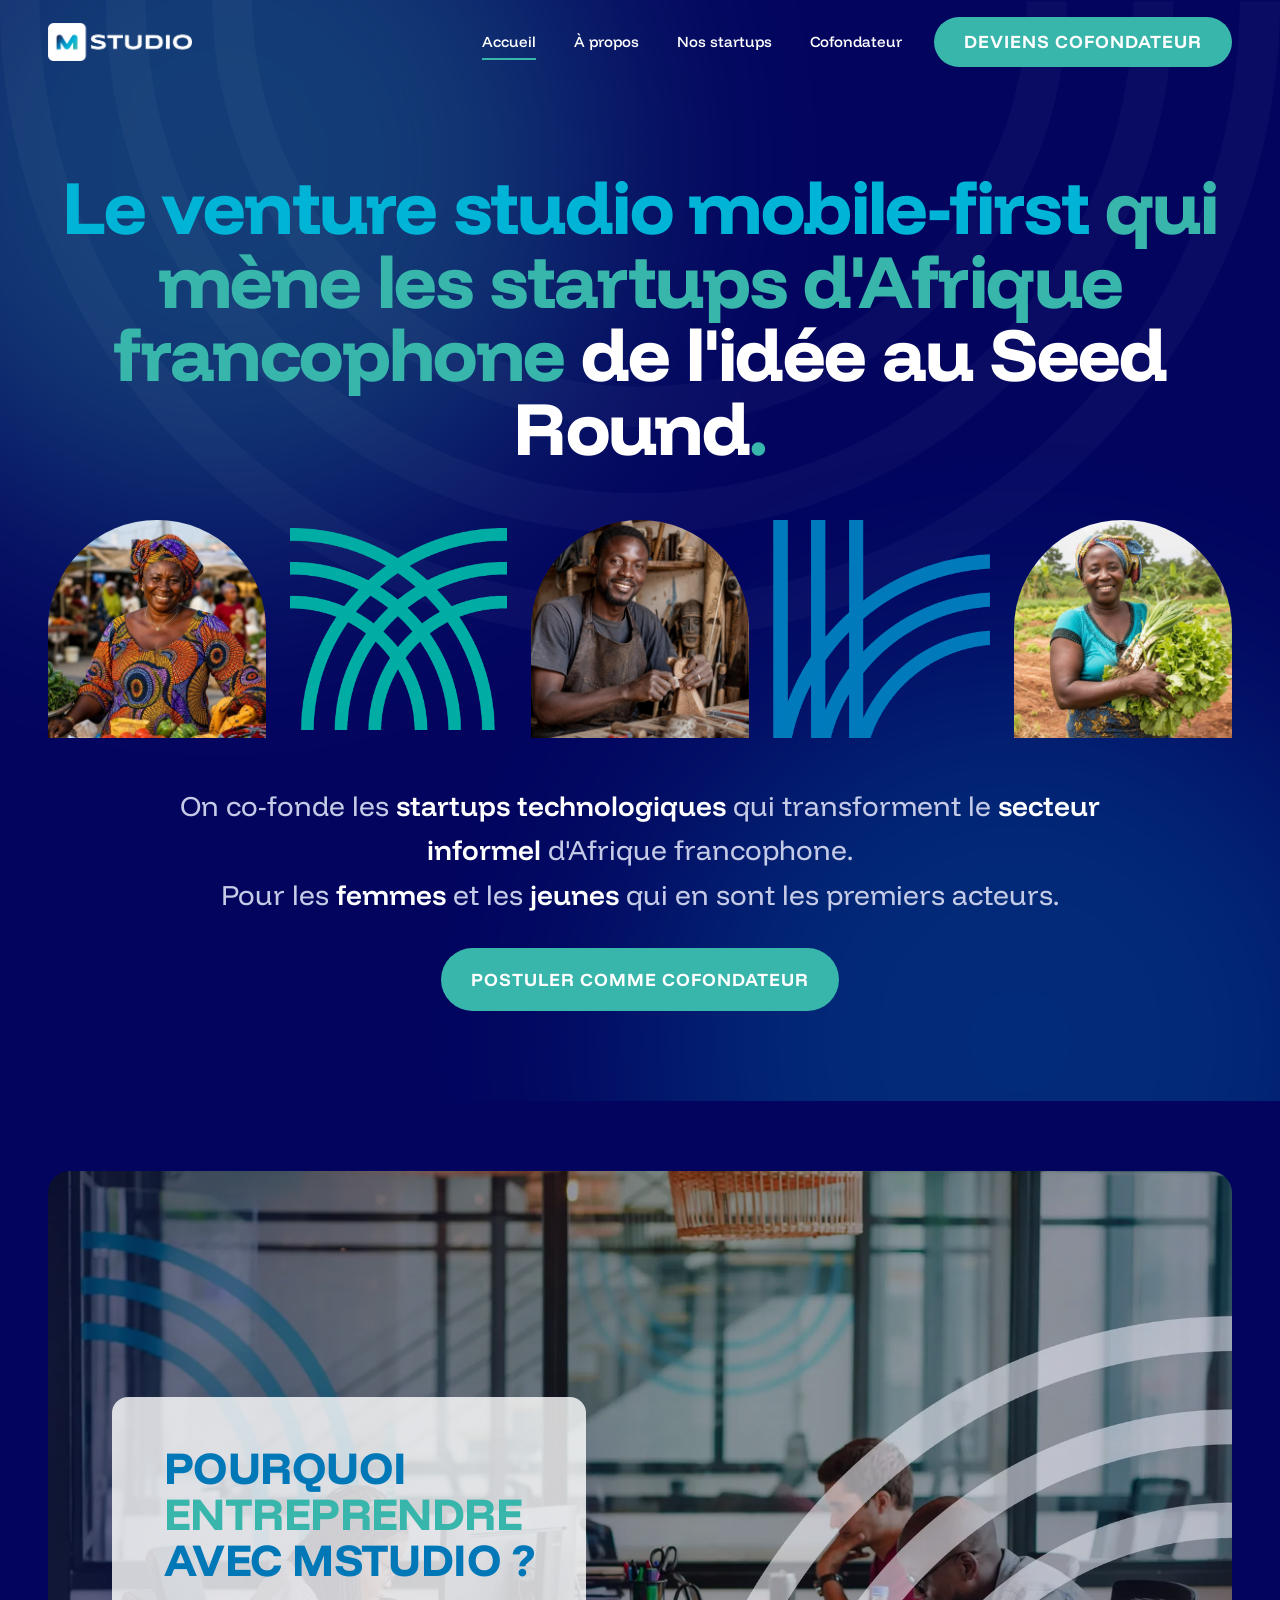
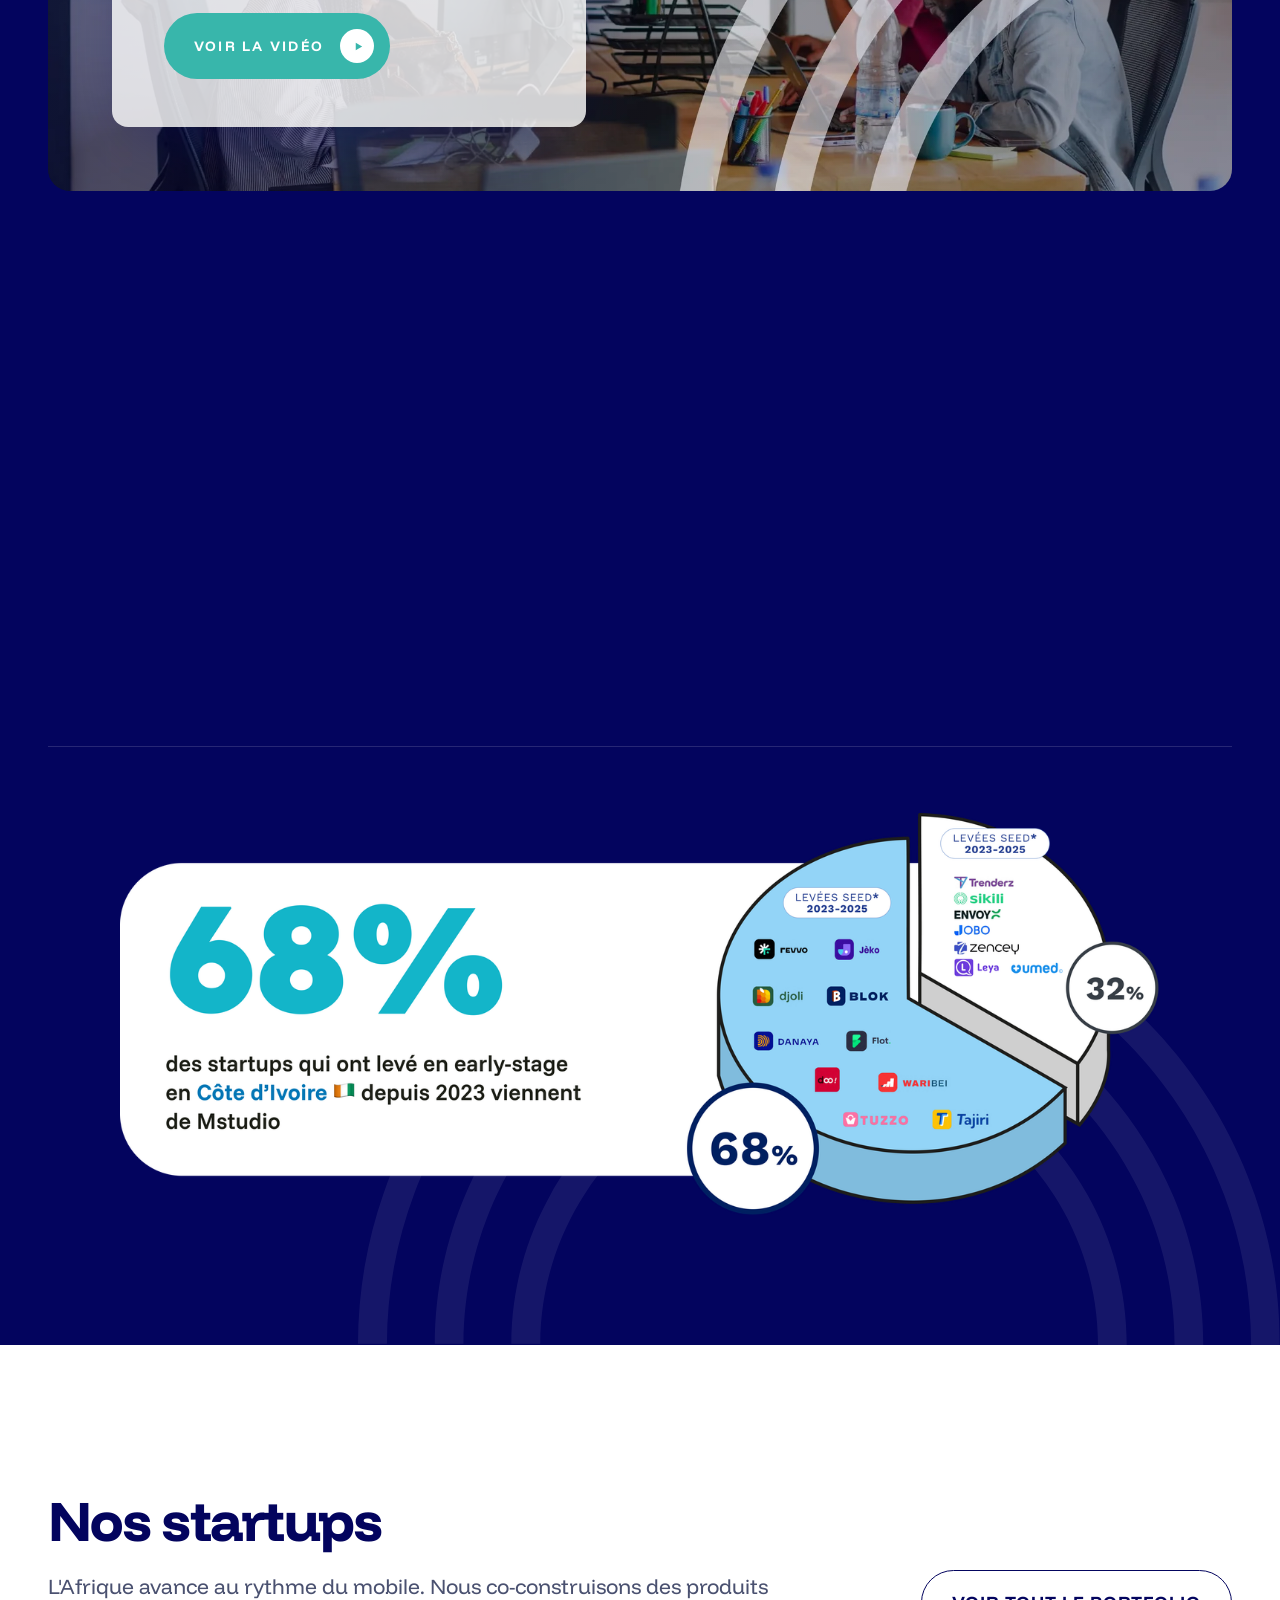
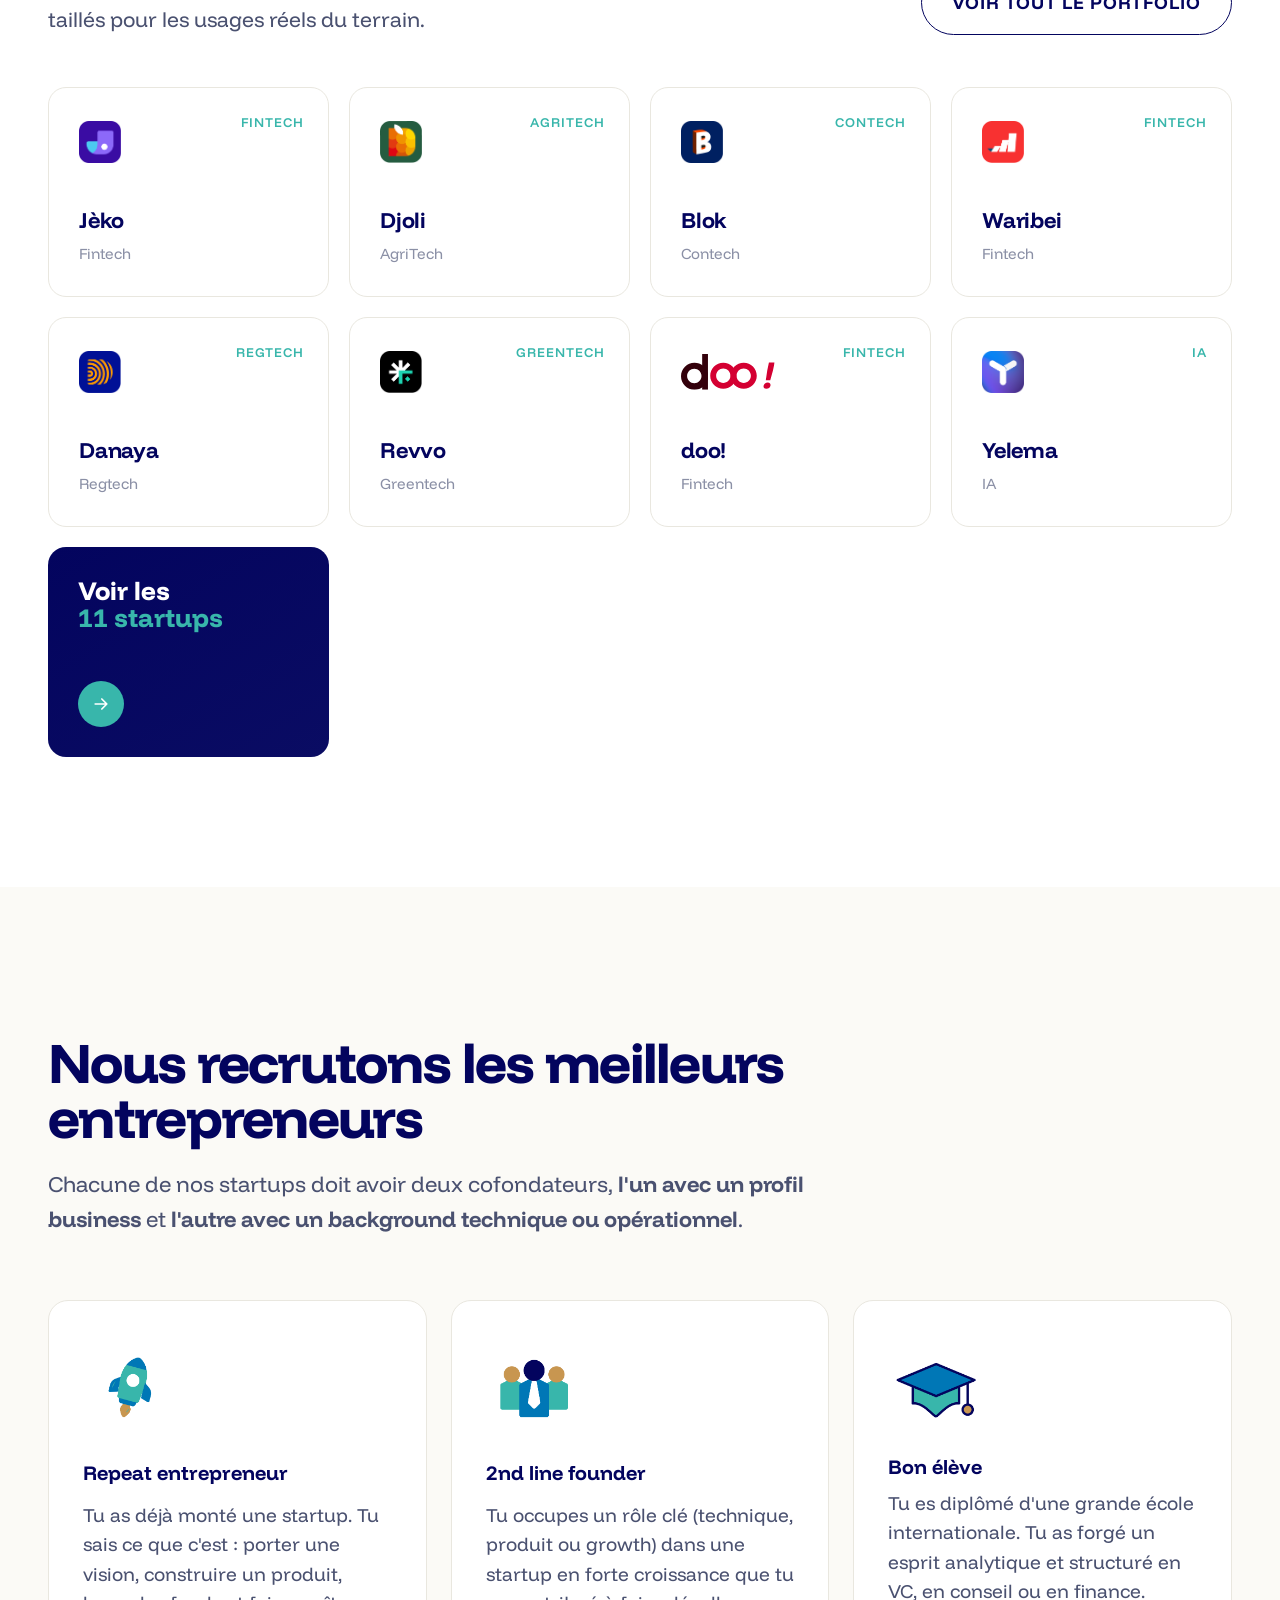
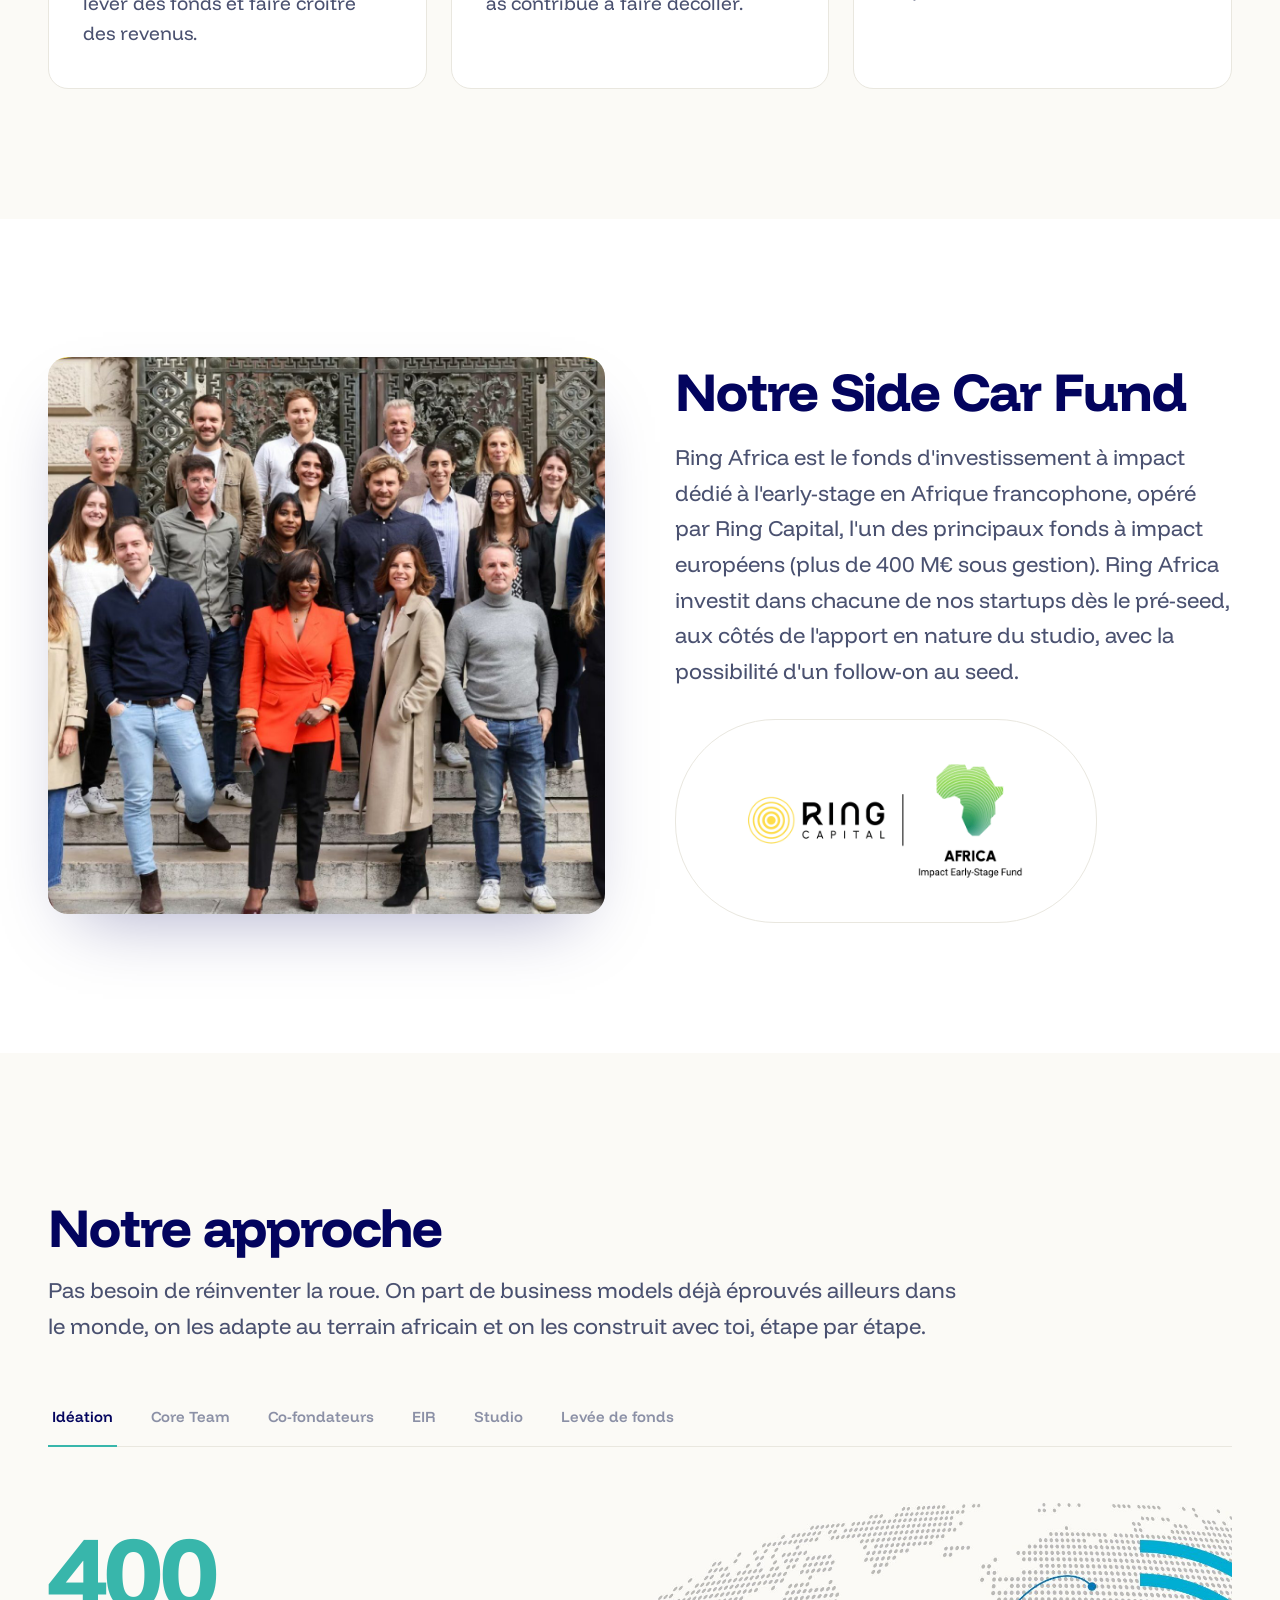
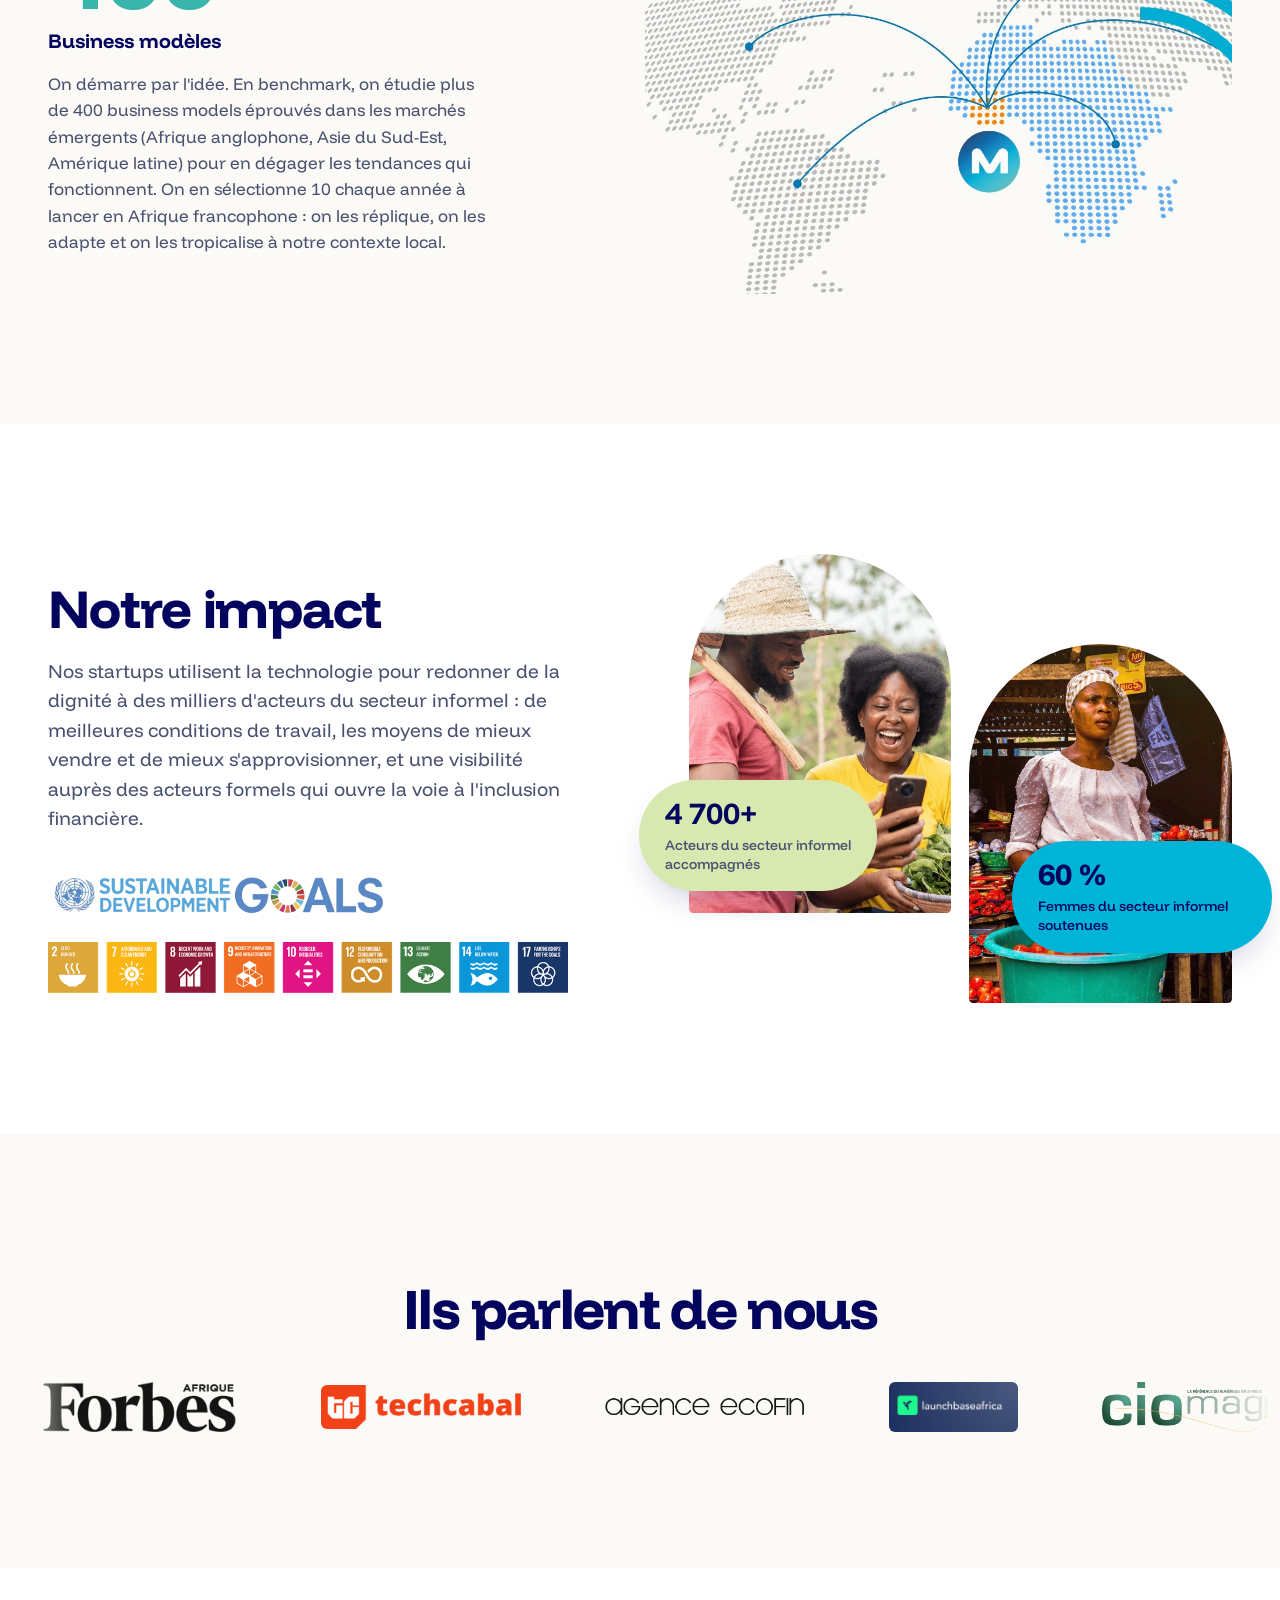
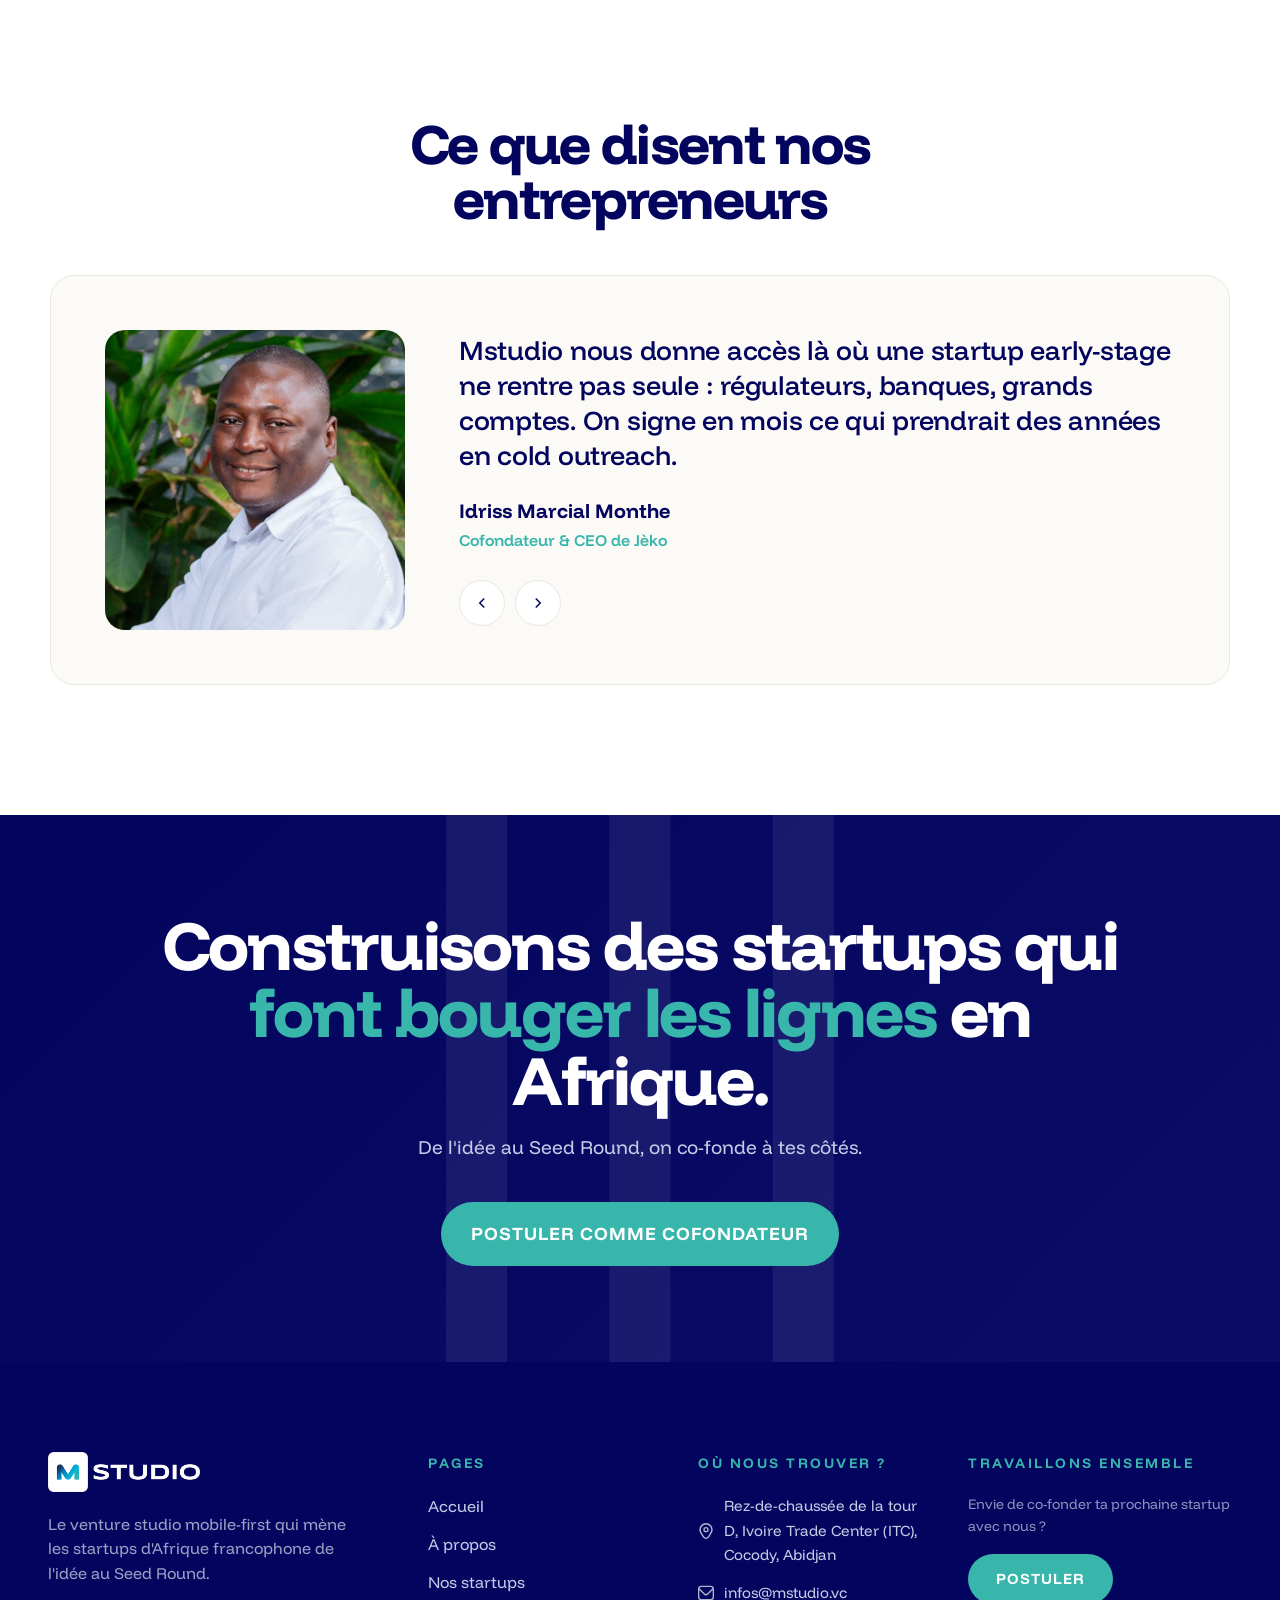
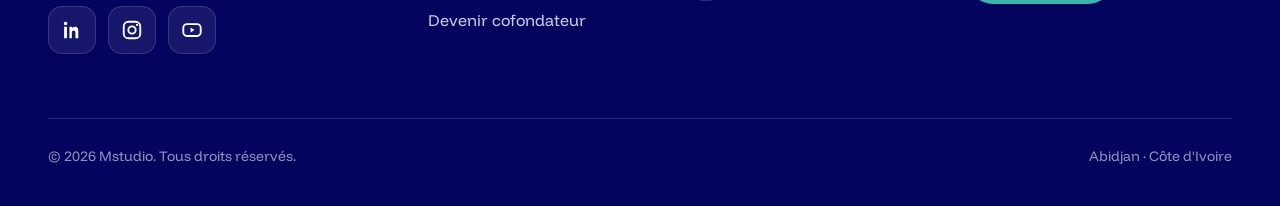
<file: index.html>
<!doctype html>
<html lang="fr">
<head>
<meta charset="utf-8">
<title>Mstudio · Venture studio mobile-first d'Afrique francophone</title>
<meta name="viewport" content="width=device-width, initial-scale=1">
<link rel="stylesheet" href="v2.css?v=50">
<link rel="icon" type="image/png" sizes="32x32" href="assets/favicon-32.png">
<link rel="icon" type="image/png" sizes="256x256" href="assets/favicon.png">
<link rel="apple-touch-icon" href="assets/apple-touch-icon.png">
<!-- SEO -->
<meta name="description" content="Mstudio est le venture studio mobile-first d'Afrique francophone. Nous co-fondons des startups depuis Abidjan, de l'idée au Seed Round.">
<meta name="robots" content="index,follow">
<meta name="theme-color" content="#03045E">
<link rel="canonical" href="https://www.mstudio.vc/">
<meta property="og:type" content="website">
<meta property="og:site_name" content="Mstudio">
<meta property="og:locale" content="fr_FR">
<meta property="og:title" content="Mstudio · Venture studio mobile-first d'Afrique francophone">
<meta property="og:description" content="Mstudio est le venture studio mobile-first d'Afrique francophone. Nous co-fondons des startups depuis Abidjan, de l'idée au Seed Round.">
<meta property="og:url" content="https://www.mstudio.vc/">
<meta property="og:image" content="https://www.mstudio.vc/assets/og-cover.png">
<meta property="og:image:width" content="1200">
<meta property="og:image:height" content="630">
<meta name="twitter:card" content="summary_large_image">
<meta name="twitter:title" content="Mstudio · Venture studio mobile-first d'Afrique francophone">
<meta name="twitter:description" content="Mstudio est le venture studio mobile-first d'Afrique francophone. Nous co-fondons des startups depuis Abidjan, de l'idée au Seed Round.">
<meta name="twitter:image" content="https://www.mstudio.vc/assets/og-cover.png">
<!-- /SEO -->
</head>
<body>

<!-- ===== NAV ===== -->
<header class="nav" id="nav">
  <div class="wrap nav-in">
    <a class="nav-logo" href="index.html"><img class="logo-white" src="assets/logo-white.png" alt="Mstudio"><img class="logo-color" src="assets/logo-color.png" alt="Mstudio"></a>
    <nav class="nav-menu" id="navMenu">
      <a href="index.html" class="active">Accueil</a>
      <a href="a-propos.html">À propos</a>
      <a href="startups.html">Nos startups</a>
      <a href="cofondateur.html">Cofondateur</a>
      <a href="https://mstudio.recruitee.com" target="_blank" rel="noopener" class="m-only btn btn-accent" style="justify-content:center;">Deviens cofondateur</a>
    </nav>
    <div class="nav-right">
      <a href="https://mstudio.recruitee.com" target="_blank" rel="noopener" class="btn btn-cofounder" style="font-size: 18px; padding: 17px 30px; height: 50px; letter-spacing: 1px">Deviens cofondateur</a>
      <button class="nav-burger" id="navBurger" aria-label="Menu"><span></span><span></span><span></span></button>
    </div>
  </div>
</header>

<!-- ===== HERO ===== -->
<section class="hero">
  <div class="hero-glow g1"></div>
  <div class="hero-glow g2"></div>
  <img class="hero-arcs" src="assets/hero-pattern.svg" alt="">
  <div class="wrap">
    <h1 class="hero-h1 disp reveal" style="letter-spacing: -1.6px; line-height: 0.98; text-align: center; padding: 0px; margin: 0px; font-size: 75px">
      <span class="grad" style="color:#00B4D8;-webkit-text-fill-color:#00B4D8;background:none;">Le venture studio mobile-first</span> <span style="color:#38B6AB;">qui mène les startups d'Afrique francophone</span> <span class="lite">de l'idée au Seed Round</span><span class="dot">.</span>
    </h1>
    <div class="hero-strip reveal d1">
      <div class="htile"><img src="assets/hero-p1.jpg" alt="Commerçante au marché" style="border-width: 0px; border-style: solid; border-radius: 500px 500px 0px 0px"></div>
      <div class="htile graphic"><img src="assets/hero-g2.png" alt="" style="padding: 0px"></div>
      <div class="htile"><img src="assets/hero-p3.jpg" alt="Artisan sculpteur" style="border-radius: 500px 500px 0px 0px"></div>
      <div class="htile graphic m-hide"><img src="assets/hero-g4.png" alt="" style="padding: 0px"></div>
      <div class="htile m-hide"><img src="assets/hero-p5.jpg" alt="Agricultrice" style="border-radius: 500px 500px 0px 0px"></div>
    </div>
    <div class="hero-foot reveal d2">
      <p class="hero-sub" style="font-size: 28px">On co-fonde les <b>startups technologiques</b> qui transforment le <b>secteur informel</b> d'Afrique francophone.<br>Pour les <b>femmes</b> et les <b>jeunes</b> qui en sont les premiers acteurs.</p>
      <a href="https://mstudio.recruitee.com" target="_blank" rel="noopener" class="btn btn-accent">Postuler comme cofondateur</a>
    </div>
  </div>
</section>

<!-- ===== WHY ===== -->
<div class="why">
  <div class="wrap">
    <div class="why-card reveal">
      <div class="why-box" style="background-color: rgba(255, 255, 255, 0.804)">
        <h3>
          <span class="l1" style="font-size: 45px">Pourquoi</span>
          <span class="l2" style="font-size: 45px">entreprendre</span>
          <span class="l3" style="font-size: 45px">avec Mstudio ?</span>
        </h3>
        <button class="why-play" onclick="openVideo()">
          Voir la vidéo
          <span class="pt"><svg viewBox="0 0 24 24"><polygon points="6,4 20,12 6,20"/></svg></span>
        </button>
      </div>
    </div>
  </div>
</div>

<!-- ===== STATS — EN 3 ANS ===== -->
<section class="section space sec-pattern">
  <img class="side-pat right pat-bottom" src="assets/pat-vision.svg" alt="" style="opacity:.07;">
  <div class="wrap" style="position:relative;z-index:2;">
    <div class="en3-head">
      <div class="reveal">
        <h2 class="en3-title-a disp">EN <span class="g">3 ANS</span></h2>
      </div>
      <p class="en3-lede reveal d1">Trois ans à co-fonder, financer et faire grandir les startups qui transforment le secteur informel d'Afrique francophone.</p>
    </div>
    <div class="en3-row">
      <div class="en3-cell reveal"><div class="v">18</div><div class="l">Startups<br>co-construites</div></div>
      <div class="en3-cell reveal d1"><div class="v">8,65<span class="u">M€</span></div><div class="l">Levés</div></div>
      <div class="en3-cell reveal d2"><div class="v">32,1<span class="u">M€</span></div><div class="l">De valorisation</div></div>
      <div class="en3-cell reveal d3"><div class="v">3,3<span class="u">M€</span></div><div class="l">De CA annuel cumulé</div></div>
    </div>
    <div class="chart68">
      <img class="reveal" src="assets/chart-68.png" alt="68% des startups qui ont levé en early-stage en Côte d'Ivoire depuis 2023 viennent de Mstudio">
    </div>
  </div>
</section>

<!-- ===== NOS STARTUPS ===== -->
<section class="section" id="portfolio">
  <div class="wrap">
    <div class="pf-head">
      <div class="shead reveal" style="margin-bottom:0;">
        <span class="eyebrow c-ocean" style="display:none;">Le portfolio</span>
        <h2 class="disp">Nos startups</h2>
        <p>L'Afrique avance au rythme du mobile. Nous co-construisons des produits taillés pour les usages réels du terrain.</p>
      </div>
      <a href="startups.html" class="btn btn-line reveal d1">Voir tout le portfolio</a>
    </div>
    <div class="pf-grid">
      <a class="pf-card reveal" href="startup.html?id=jeko"><span class="tag">Fintech</span><div class="pf-logo"><img src="assets/startup-jeko.png" alt="Jèko"></div><div class="nm">Jèko</div><div class="sec">Fintech</div></a>
      <a class="pf-card reveal d1" href="startup.html?id=djoli"><span class="tag">AgriTech</span><div class="pf-logo"><img src="assets/startup-djoli.png" alt="Djoli"></div><div class="nm">Djoli</div><div class="sec">AgriTech</div></a>
      <a class="pf-card reveal d2" href="startup.html?id=blok"><span class="tag">Contech</span><div class="pf-logo"><img src="assets/startup-blok.png" alt="Blok"></div><div class="nm">Blok</div><div class="sec">Contech</div></a>
      <a class="pf-card reveal d3" href="startup.html?id=waribei"><span class="tag">Fintech</span><div class="pf-logo"><img src="assets/startup-waribei.png" alt="Waribei"></div><div class="nm">Waribei</div><div class="sec">Fintech</div></a>
      <a class="pf-card reveal" href="startup.html?id=danaya"><span class="tag">Regtech</span><div class="pf-logo"><img src="assets/startup-danaya.png" alt="Danaya"></div><div class="nm">Danaya</div><div class="sec">Regtech</div></a>
      <a class="pf-card reveal d1" href="startup.html?id=revvo"><span class="tag">Greentech</span><div class="pf-logo"><img src="assets/startup-revvo.png" alt="Revvo"></div><div class="nm">Revvo</div><div class="sec">Greentech</div></a>
      <a class="pf-card reveal d2" href="startup.html?id=doo"><span class="tag">Fintech</span><div class="pf-logo"><img src="assets/startup-doo-svg.svg" alt="doo!"></div><div class="nm">doo!</div><div class="sec">Fintech</div></a>
      <a class="pf-card reveal d3" href="startup.html?id=yelema"><span class="tag">IA</span><div class="pf-logo"><img src="assets/yelema/yelema-icon.png?v=1" alt="Yelema"></div><div class="nm">Yelema</div><div class="sec">IA</div></a>
      <a class="pf-cta reveal d3" href="startups.html">
        <div class="big">Voir les<br><span>11 startups</span></div>
        <span class="arr-c"><svg viewBox="0 0 24 24" fill="none"><path d="M5 12h14M13 6l6 6-6 6" stroke-width="2" stroke-linecap="round" stroke-linejoin="round"/></svg></span>
      </a>
    </div>
  </div>
</section>

<!-- ===== RECRUTONS ===== -->
<section class="section bone">
  <div class="wrap">
    <div class="shead reveal"><span class="eyebrow c-ocean" style="display:none;">On recrute</span><h2 class="disp">Nous recrutons les meilleurs entrepreneurs</h2><p style="font-size: 22px">Chacune de nos startups doit avoir deux cofondateurs, <b>l'un avec un profil business</b> et <b>l'autre avec un background technique ou opérationnel</b>.</p></div>
    <div class="rec-grid">
      <div class="rec-card reveal">
        <div class="ic-img"><img src="assets/rec-repeat.png" alt=""></div>
        <h3 style="font-size: 20px">Repeat entrepreneur</h3>
        <p style="font-size: 19px">Tu as déjà monté une startup. Tu sais ce que c'est : porter une vision, construire un produit, lever des fonds et faire croître des revenus.</p>
      </div>
      <div class="rec-card reveal d1">
        <div class="ic-img"><img src="assets/rec-2ndline.png" alt=""></div>
        <h3 style="font-size: 20px">2nd line founder</h3>
        <p style="font-size: 19px">Tu occupes un rôle clé (technique, produit ou growth) dans une startup en forte croissance que tu as contribué à faire décoller.</p>
      </div>
      <div class="rec-card reveal d2">
        <div class="ic-img"><img src="assets/rec-eleve.png" alt=""></div>
        <h3 style="font-size: 20px; line-height: 1">Bon élève</h3>
        <p style="font-size: 19px">Tu es diplômé d'une grande école internationale. Tu as forgé un esprit analytique et structuré en VC, en conseil ou en finance.</p>
      </div>
    </div>
  </div>
</section>

<!-- ===== SIDE CAR FUND ===== -->
<section class="section">
  <div class="wrap">
    <div class="sidecar">
      <img class="team reveal" src="assets/sidecar-team.jpg" alt="L'équipe Ring Capital">
      <div class="reveal d1">
        <span class="eyebrow c-ocean" style="display:none;">Financement</span>
        <h2 class="disp" style="margin-top:16px;">Notre Side Car Fund</h2>
        <p style="font-size: 22px">Ring Africa est le fonds d'investissement à impact dédié à l'early-stage en Afrique francophone, opéré par Ring Capital, l'un des principaux fonds à impact européens (plus de 400 M€ sous gestion). Ring Africa investit dans chacune de nos startups dès le pré-seed, aux côtés de l'apport en nature du studio, avec la possibilité d'un follow-on au seed.</p>
        <div class="sidecar-logos">
          <div class="sidecar-logo single" style="border-radius: 100px">
            <img src="assets/ring-africa.png" alt="Ring Capital · Africa Impact Early-Stage Fund">
          </div>
        </div>
      </div>
    </div>
  </div>
</section>

<!-- ===== APPROCHE ===== -->
<section class="section bone">
  <div class="wrap">
    <div class="approche-head reveal">
      <span class="eyebrow c-ocean" style="display:none;">Notre approche</span>
      <h2 class="disp">Notre approche</h2>
      <p style="font-size: 22px">Pas besoin de réinventer la roue. On part de business models déjà éprouvés ailleurs dans le monde, on les adapte au terrain africain et on les construit avec toi, étape par étape.</p>
    </div>
    <div class="tabs reveal d1">
      <div class="tab active" data-i="0">Idéation</div>
      <div class="tab" data-i="1">Core Team</div>
      <div class="tab" data-i="2">Co-fondateurs</div>
      <div class="tab" data-i="3">EIR</div>
      <div class="tab" data-i="4">Studio</div>
      <div class="tab" data-i="5">Levée de fonds</div>
    </div>
    <div class="approche-content reveal d1">
      <div class="approche-stat">
        <div class="num disp" id="apNum">400</div>
        <div class="lbl" id="apLbl">Business modèles</div>
        <p id="apTxt">On démarre par l'idée. En benchmark, on étudie plus de 400 business models éprouvés dans les marchés émergents (Afrique anglophone, Asie du Sud-Est, Amérique latine) pour en dégager les tendances qui fonctionnent. On en sélectionne 10 chaque année à lancer en Afrique francophone : on les réplique, on les adapte et on les tropicalise à notre contexte local.</p>
      </div>
      <div class="approche-media">
        <img id="apImg" src="assets/ap-ideation.jpg" alt="Idéation">
      </div>
    </div>
  </div>
</section>

<!-- ===== IMPACT ===== -->
<section class="section" id="impact">
  <div class="wrap">
    <div class="impact2">
      <div class="impact2-left reveal">
        <span class="eyebrow c-ocean" style="display:none;">Impact</span>
        <h2 class="disp">Notre impact</h2>
        <p>Nos startups utilisent la technologie pour redonner de la dignité à des milliers d'acteurs du secteur informel : de meilleures conditions de travail, les moyens de mieux vendre et de mieux s'approvisionner, et une visibilité auprès des acteurs formels qui ouvre la voie à l'inclusion financière.</p>
        <img class="impact-sdg" src="assets/sdg-new.png" alt="Sustainable Development Goals">
        <img class="impact-sdg-icons" src="assets/sdg-icons.png" alt="Objectifs de développement durable concernés">
      </div>
      <div class="impact2-photos reveal d1">
        <div class="ip-col ip-col-a">
          <div class="ip-arch"><img src="assets/impact-couple.jpg" alt="Couple d'agriculteurs avec un mobile"></div>
          <div class="ip-pill green" style="font-weight: 700; bottom: 6%; left: -50px">4 700+<small>Acteurs du secteur informel<br>accompagnés</small></div>
        </div>
        <div class="ip-col ip-col-b">
          <div class="ip-arch"><img src="assets/impact-market.jpg" alt="Commerçante au marché"></div>
          <div class="ip-pill cyan">60 %<small>Femmes du secteur informel soutenues</small></div>
        </div>
      </div>
    </div>
  </div>
</section>

<!-- ===== PRESSE ===== -->
<section class="section bone press">
  <div class="wrap" style="max-width:none;padding-left:0;padding-right:0;">
    <div class="shead center reveal" style="margin-bottom:40px;"><span class="eyebrow c-ocean" style="display:none;">Presse</span><h2 class="disp">Ils parlent de nous</h2></div>
    <div class="pmarq reveal d1">
      <div class="pmarq-track" id="pmarq"></div>
    </div>
  </div>
</section>

<!-- ===== TESTIMONIALS ===== -->
<section class="section tst-light">
  <div class="wrap tst">
    <div class="shead center reveal" style="margin-bottom:48px;"><h2 class="disp">Ce que disent nos entrepreneurs</h2></div>
    <div class="f-card reveal d1">
      <img id="tstImg" src="assets/f-idriss-sm.jpg" alt="">
      <div>
        <blockquote class="f-q disp" id="tstQ">Mstudio nous donne accès là où une startup early-stage ne rentre pas seule : régulateurs, banques, grands comptes. On signe en mois ce qui prendrait des années en cold outreach.</blockquote>
        <div class="f-m"><div class="nm" id="tstName">Idriss Marcial Monthe</div><div class="rl" id="tstRole">Cofondateur &amp; CEO de Jèko</div></div>
        <div class="f-nav">
          <button onclick="prevT()" aria-label="Précédent"><svg viewBox="0 0 24 24"><path d="M15 6l-6 6 6 6"/></svg></button>
          <button onclick="nextT()" aria-label="Suivant"><svg viewBox="0 0 24 24"><path d="M9 6l6 6-6 6"/></svg></button>
        </div>
      </div>
    </div>
  </div>
</section>

<!-- ===== CTA ===== -->
<section id="cta" style="padding:0;">
  <div class="cta cta-flush reveal">
    <img class="side-pat right" src="assets/pat-equite.svg" alt="" style="opacity:.07;width:90%;height:auto;right:auto;left:50%;top:auto;bottom:-30%;transform:translateX(-50%) rotate(-90deg);transform-origin:center;">
    <h2 class="disp" style="color: rgb(255, 255, 255)">Construisons des startups qui <span class="tint">font bouger les lignes</span> en Afrique.</h2>
    <p class="cta-sub">De l'idée au Seed Round, on co-fonde à tes côtés.</p>
    <div class="cta-actions">
      <a href="https://mstudio.recruitee.com" target="_blank" rel="noopener" class="btn btn-accent">Postuler comme cofondateur</a>
    </div>
  </div>
</section>

<!-- ===== FOOTER ===== -->
<footer class="footer">
  <div class="wrap">
    <div class="footer-top">
      <div class="brand">
        <img src="assets/logo-white.png" alt="Mstudio">
        <p>Le venture studio mobile-first qui mène les startups d'Afrique francophone de l'idée au Seed Round.</p>
        <div class="footer-soc">
          <a href="https://www.linkedin.com/company/mstudiovc" target="_blank" rel="noopener" aria-label="LinkedIn"><svg viewBox="0 0 24 24" fill="currentColor"><path d="M6.94 5a1.94 1.94 0 1 1-3.88 0 1.94 1.94 0 0 1 3.88 0zM3.4 8.43h3.1V21H3.4V8.43zM9.2 8.43h2.97v1.72h.04c.41-.78 1.42-1.6 2.93-1.6 3.13 0 3.71 2.06 3.71 4.74V21h-3.1v-5.5c0-1.31-.02-3-1.83-3-1.83 0-2.11 1.43-2.11 2.9V21H9.2V8.43z"/></svg></a>
          <a href="https://www.instagram.com/mstudiovc" target="_blank" rel="noopener" aria-label="Instagram"><svg viewBox="0 0 24 24" fill="none" stroke="currentColor" stroke-width="2"><rect x="3" y="3" width="18" height="18" rx="5"/><circle cx="12" cy="12" r="4"/><circle cx="17.5" cy="6.5" r="1.2" fill="currentColor" stroke="none"/></svg></a>
          <a href="https://www.youtube.com/@mstudiovc" target="_blank" rel="noopener" aria-label="YouTube"><svg viewBox="0 0 24 24" fill="none" stroke="currentColor" stroke-width="2"><rect x="2.5" y="5.5" width="19" height="13" rx="4"/><path d="M10.5 9.2l4.2 2.8-4.2 2.8V9.2z" fill="currentColor" stroke="none"/></svg></a>
        </div>
      </div>
      <div>
        <h4>Pages</h4>
        <div class="footer-links">
          <a href="index.html">Accueil</a>
          <a href="a-propos.html">À propos</a>
          <a href="startups.html">Nos startups</a>
          <a href="cofondateur.html">Devenir cofondateur</a>
        </div>
      </div>
      <div>
        <h4>Où nous trouver ?</h4>
        <div class="footer-contact">
          <div><img src="assets/marker.svg" alt="">Rez-de-chaussée de la tour D, Ivoire Trade Center (ITC), Cocody, Abidjan</div>
          <div><img src="assets/envelope.svg" alt="">infos@mstudio.vc</div>
        </div>
      </div>
      <div>
        <h4>Travaillons ensemble</h4>
        <div class="footer-join">
          <p>Envie de co-fonder ta prochaine startup avec nous ?</p>
          <a href="https://mstudio.recruitee.com" target="_blank" rel="noopener" class="btn btn-accent footer-apply">Postuler</a>
        </div>
      </div>
    </div>
    <div class="footer-bot">
      <span>© 2026 Mstudio. Tous droits réservés.</span>
      <span>Abidjan · Côte d'Ivoire</span>
    </div>
  </div>
</footer>

<!-- ===== VIDEO MODAL ===== -->
<div class="vmodal" id="vmodal" onclick="closeVideo(event)">
  <button class="vmodal-x" onclick="closeVideo(event)" aria-label="Fermer">&times;</button>
  <div class="vmodal-in"><iframe id="vframe" src="" title="Vidéo Mstudio" allow="accelerometer; autoplay; encrypted-media; gyroscope; picture-in-picture" allowfullscreen></iframe></div>
</div>

<script>
/* Nav solid on scroll */
const nav=document.getElementById('nav');
const onScroll=()=>nav.classList.toggle('solid',window.scrollY>40);
onScroll();window.addEventListener('scroll',onScroll,{passive:true});

/* Mobile menu */
const burger=document.getElementById('navBurger'),menu=document.getElementById('navMenu');
burger.addEventListener('click',()=>{const o=menu.classList.toggle('open');burger.classList.toggle('open',o);});
menu.querySelectorAll('a').forEach(a=>a.addEventListener('click',()=>{menu.classList.remove('open');burger.classList.remove('open');}));

/* Reveal on scroll */
const io=new IntersectionObserver((es)=>{es.forEach(e=>{if(e.isIntersecting){e.target.classList.add('in');io.unobserve(e.target);}});},{threshold:0.12,rootMargin:'0px 0px -8% 0px'});
document.querySelectorAll('.reveal').forEach(el=>io.observe(el));

/* Video */
const YT="33FGihWuElQ";
function openVideo(){document.getElementById('vframe').src="https://www.youtube.com/embed/"+YT+"?autoplay=1&rel=0";document.getElementById('vmodal').classList.add('open');document.body.style.overflow='hidden';}
function closeVideo(e){if(e&&e.target&&e.target.id!=='vmodal'&&e.target.tagName!=='BUTTON')return;document.getElementById('vmodal').classList.remove('open');document.getElementById('vframe').src="";document.body.style.overflow='';}
document.addEventListener('keydown',e=>{if(e.key==='Escape')closeVideo();});

/* Tabs */
const AP=[
 {n:"400",l:"Business modèles",t:"On démarre par l'idée. En benchmark, on étudie plus de 400 business models éprouvés dans les marchés émergents (Afrique anglophone, Asie du Sud-Est, Amérique latine) pour en dégager les tendances qui fonctionnent. On en sélectionne 10 chaque année à lancer en Afrique francophone : on les réplique, on les adapte et on les tropicalise à notre contexte local.",img:"assets/ap-ideation.jpg"},
 {n:"10",l:"Core team members",t:"Notre core team, c'est une dizaine d'experts seniors et multidisciplinaires (produit, design UI/UX, corporate finance, architecture technique, growth marketing, talent et recrutement) qui accompagnent les startups au quotidien. Des entrepreneurs eux-mêmes, incentivés sur le succès des startups qu'ils contribuent à bâtir.",img:"assets/ap-coreteam.jpg"},
 {n:"2",l:"Co-fondateurs",t:"Chaque startup repose sur un binôme de cofondateurs complémentaires : un profil local, qui connaît les codes et le terrain, et un profil diaspora, qui apporte le réseau international. Tu es l'un des deux (CEO et COO/CTO), et au démarrage, vous gardez 100 % des parts.",img:"assets/ap-cofondateurs.jpg"},
 {n:"3",l:"Mois en EIR (Entrepreneur In Residence)",t:"Le programme Entrepreneur in Residence (EIR) est le sas d'entrée au studio. En 3 mois, on te finance et on passe de l'idée à la validation du marché auprès des utilisateurs, jusqu'aux premières preuves de traction, pitch deck et prototype à l'appui.",img:"assets/ap-eir.jpg"},
 {n:"12",l:"Mois au sein du studio",t:"Après l'EIR, tu passes devant notre comité d'investissement. S'il valide, on devient ton troisième cofondateur. Pendant 12 mois, on t'accompagne en cash et en nature (infrastructures, outils, méthodologies, experts du studio) avec un seul objectif : amener ta startup jusqu'au Seed.",img:"assets/ap-studio.jpg"},
 {n:"1-2M€",l:"Levée de fonds",t:"Notre objectif : que tu gardes la majorité de tes parts jusqu'à la Série A. On te challenge sur tes métriques et on t'ouvre notre réseau de VC internationaux pour réussir ton Seed (de 500 K€ à 2 M€).",img:"assets/ap-levee.jpg"},
];
function renderAp(i){
  const a=AP[i];
  document.getElementById('apNum').textContent=a.n;
  document.getElementById('apLbl').textContent=a.l;
  document.getElementById('apTxt').textContent=a.t;
  const img=document.getElementById('apImg');
  if(a.img){img.src=a.img;img.style.display='';}else{img.removeAttribute('src');img.style.display='none';}
}
document.querySelectorAll('.tab').forEach(t=>t.addEventListener('click',()=>{document.querySelectorAll('.tab').forEach(x=>x.classList.remove('active'));t.classList.add('active');renderAp(+t.dataset.i);}));

/* VC marquee déplacé sur la page À propos */

/* Presse — bande de logos cliquables vers les articles vérifiés */
const PRESS=[
 {n:"Forbes Afrique",f:"forbes-afrique.png",u:"https://www.pressreader.com/france/forbes-afrique/20230601/282561612772186"},
 {n:"TechCabal",f:"techcabal.png",u:"https://techcabal.com/2023/03/24/ivorian-mstudio/"},
 {n:"Agence Ecofin",f:"agence-ecofin.png",u:"https://www.agenceecofin.com/entreprendre/3105-108788-mstudio-notre-demarche-vise-a-combler-le-fosse-d-investissement-en-afrique-francophone"},
 {n:"Launch Base Africa",f:"launchbase-africa.jpg",u:"https://launchbaseafrica.com/2026/02/24/the-diaspora-founder-formula-behind-cote-divoires-most-prolific-venture-studio/"},
 {n:"CIO Mag",f:"cio-mag.png",u:"https://cio-mag.com/cote-divoire-mstudio-chacune-de-nos-startups-recoit-un-investissement-preseed-de-250-000-euros/"},
 {n:"We Are Tech Africa",f:"wearetech.png",u:"https://www.wearetech.africa/fr/fils/tech-stars/avec-mstudio-la-congolaise-leslie-ossete-veut-lancer-30-champions-de-la-tech-en-afrique-de-l-ouest-francophone"},
 {n:"Sikafinance",f:"sikafinance.png",u:"https://www.sikafinance.com/marches/mstudio-createur-de-startups-sinstalle-a-abidjan-pour-couvrir-lafrique-francophone_39602"},
 {n:"Afrique IT News",f:"afrique-it-news.png",u:"https://afriqueitnews.com/startups/mstudio-transforme-startups-afrique-francophone-cote-ivoire/"},
 {n:"CEO Afrique",f:"ceo-afrique.png",u:"https://www.ceoafrique.com/post/mstudio-startup-tech-africaine"},
 {n:"Techpoint Africa",f:"techpoint.png",u:"https://techpoint.africa/insight/mstudio-wants-to-spur-growth-in-francophone-africa/"},
];
(function(){
  const el=document.getElementById('pmarq'); if(!el) return;
  const one=PRESS.map(p=>`<a class="pmarq-logo" href="${p.u}" target="_blank" rel="noopener noreferrer" title="${p.n} — lire l'article"><img src="assets/presslogo/${p.f}" alt="${p.n}" loading="lazy"></a>`).join('');
  el.innerHTML=one+one; /* duplication pour boucle continue */
})();

/* Testimonials */
const T=[
 {q:"Mstudio nous donne accès là où une startup early-stage ne rentre pas seule : régulateurs, banques, grands comptes. On signe en mois ce qui prendrait des années en cold outreach.",n:"Idriss Marcial Monthe",r:"Cofondateur & CEO de Jèko",i:"assets/f-idriss-sm.jpg"},
 {q:"Mstudio n'a pas été un investisseur passif : ils ont été notre troisième cofondateur, présent chaque semaine sur la roadmap produit, le pricing, l'embauche. C'est ce niveau d'engagement qui nous a permis de digitaliser l'approvisionnement de la construction en un temps record.",n:"Yohann Behi",r:"Cofondateur & CEO de Blok",i:"assets/f-yohann-sm.jpg"},
 {q:"Mstudio comprend que le secteur informel est le cœur de l'économie africaine. Ensemble, nous avons structuré une solution qui facilite le quotidien des chauffeurs. C'est bien plus qu'un studio, c'est un partenaire d'impact au quotidien.",n:"Pierre-Alexandre Assou",r:"Cofondateur & CEO de Flot",i:"assets/f-pa-sm.jpg"},
 {q:"Ce qui change la donne avec Mstudio : l'accès à un réseau de VCs et de bailleurs de fonds qu'une startup early-stage ne peut pas atteindre seule. On a sécurisé du dilutif ET du non-dilutif en parallèle.",n:"Thomas Giannetti-Fakhoury",r:"Cofondateur & CEO de Djoli",i:"assets/testi-thomas.png"},
 {q:"Travailler avec Mstudio, c'est être sur le terrain. Nous ne construisons pas des solutions dans des bureaux climatisés, nous allons à la rencontre des commerçants de l'informel. Mstudio nous donne les outils technologiques pour transformer concrètement le quotidien de ces entrepreneurs.",n:"Ladislas Pham",r:"Cofondateur & CEO de Waribei",i:"assets/f-ladislas-sm.jpg"},
 {q:"Pour bâtir une startup en Afrique francophone, il ne suffit pas de capital. Mstudio apporte la connaissance fine du marché et une équipe d'experts (UX, Tech, Growth) qui dérisque l'exécution dès le jour 1.",n:"Gauthier de Gerlache",r:"Cofondateur & CEO de Danaya",i:"assets/f-gauthier-sm.jpg"},
];
let qi=0;
function rT(){const t=T[qi];document.getElementById('tstQ').textContent='«\u00a0'+t.q+'\u00a0»';document.getElementById('tstName').textContent=t.n;document.getElementById('tstRole').textContent=t.r;document.getElementById('tstImg').src=t.i;}
function nextT(){qi=(qi+1)%T.length;rT();}
function prevT(){qi=(qi-1+T.length)%T.length;rT();}
</script>
</body>
</html>
</file>
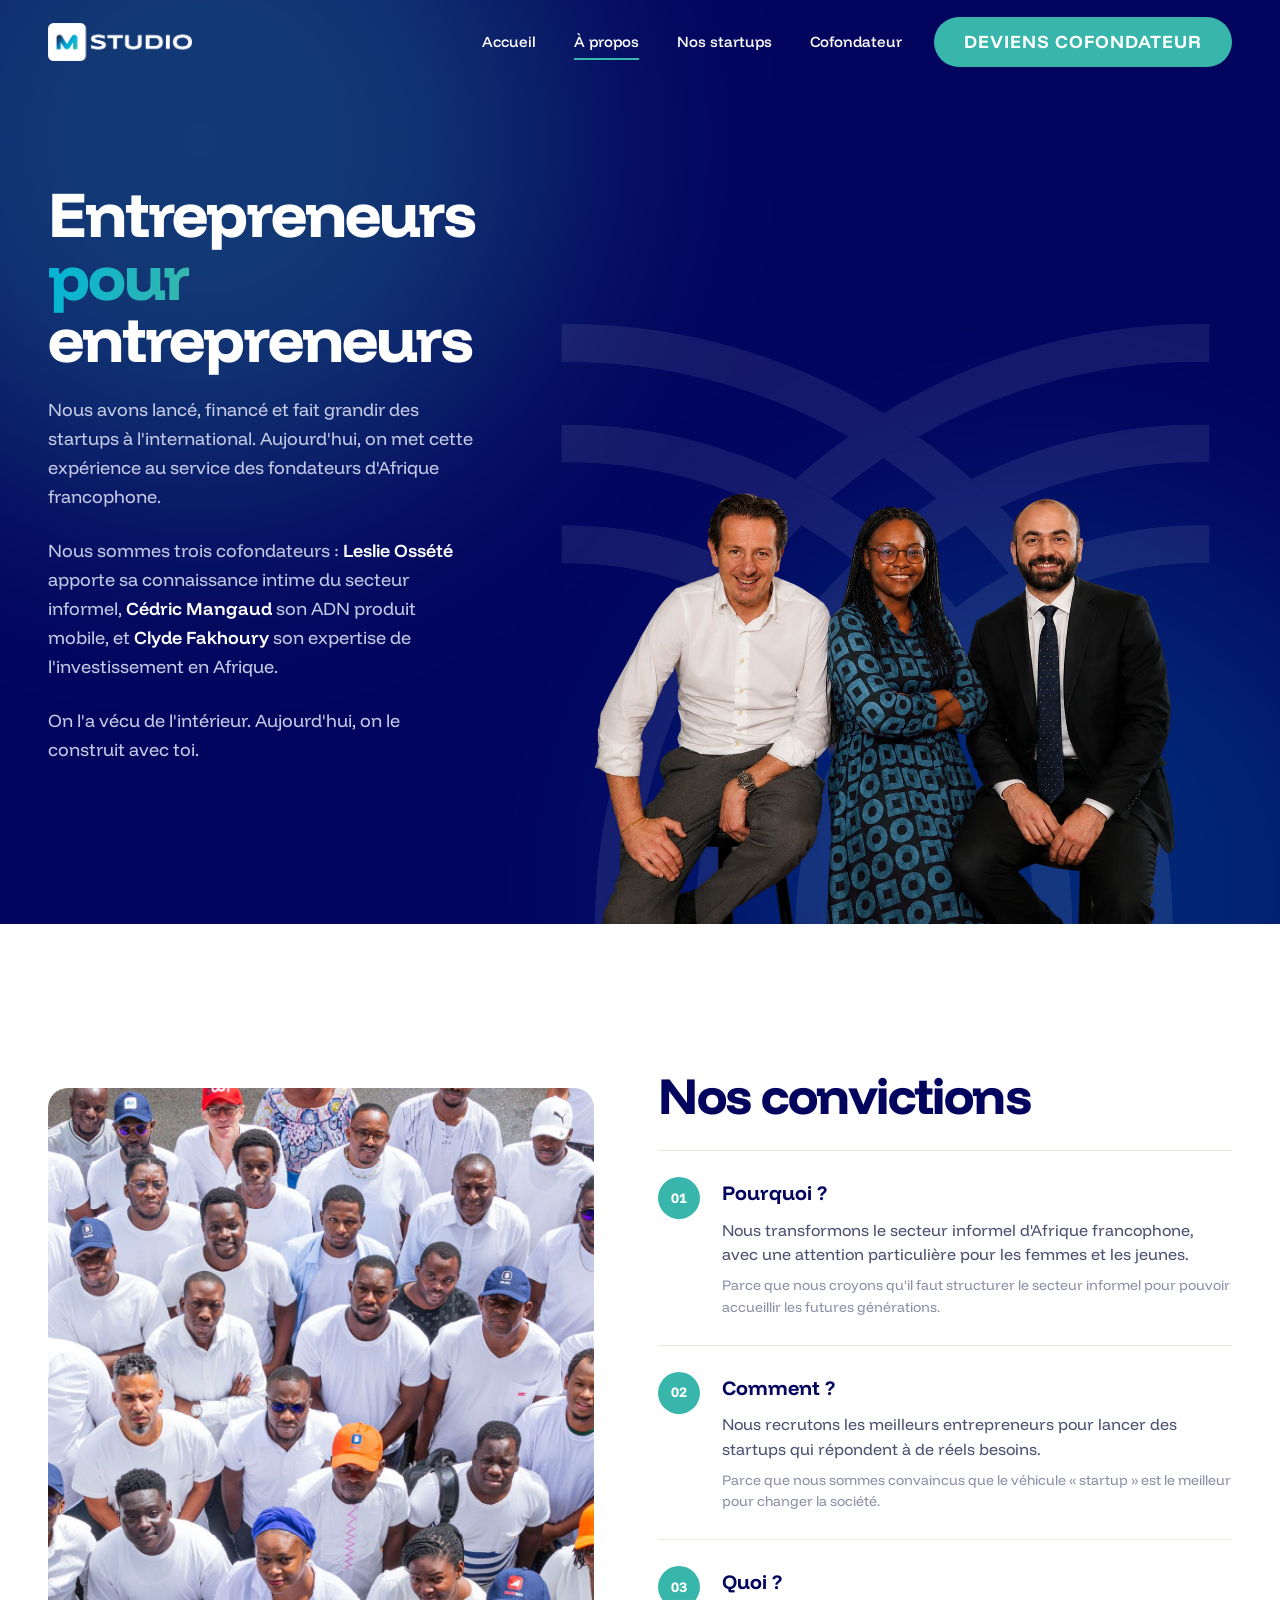
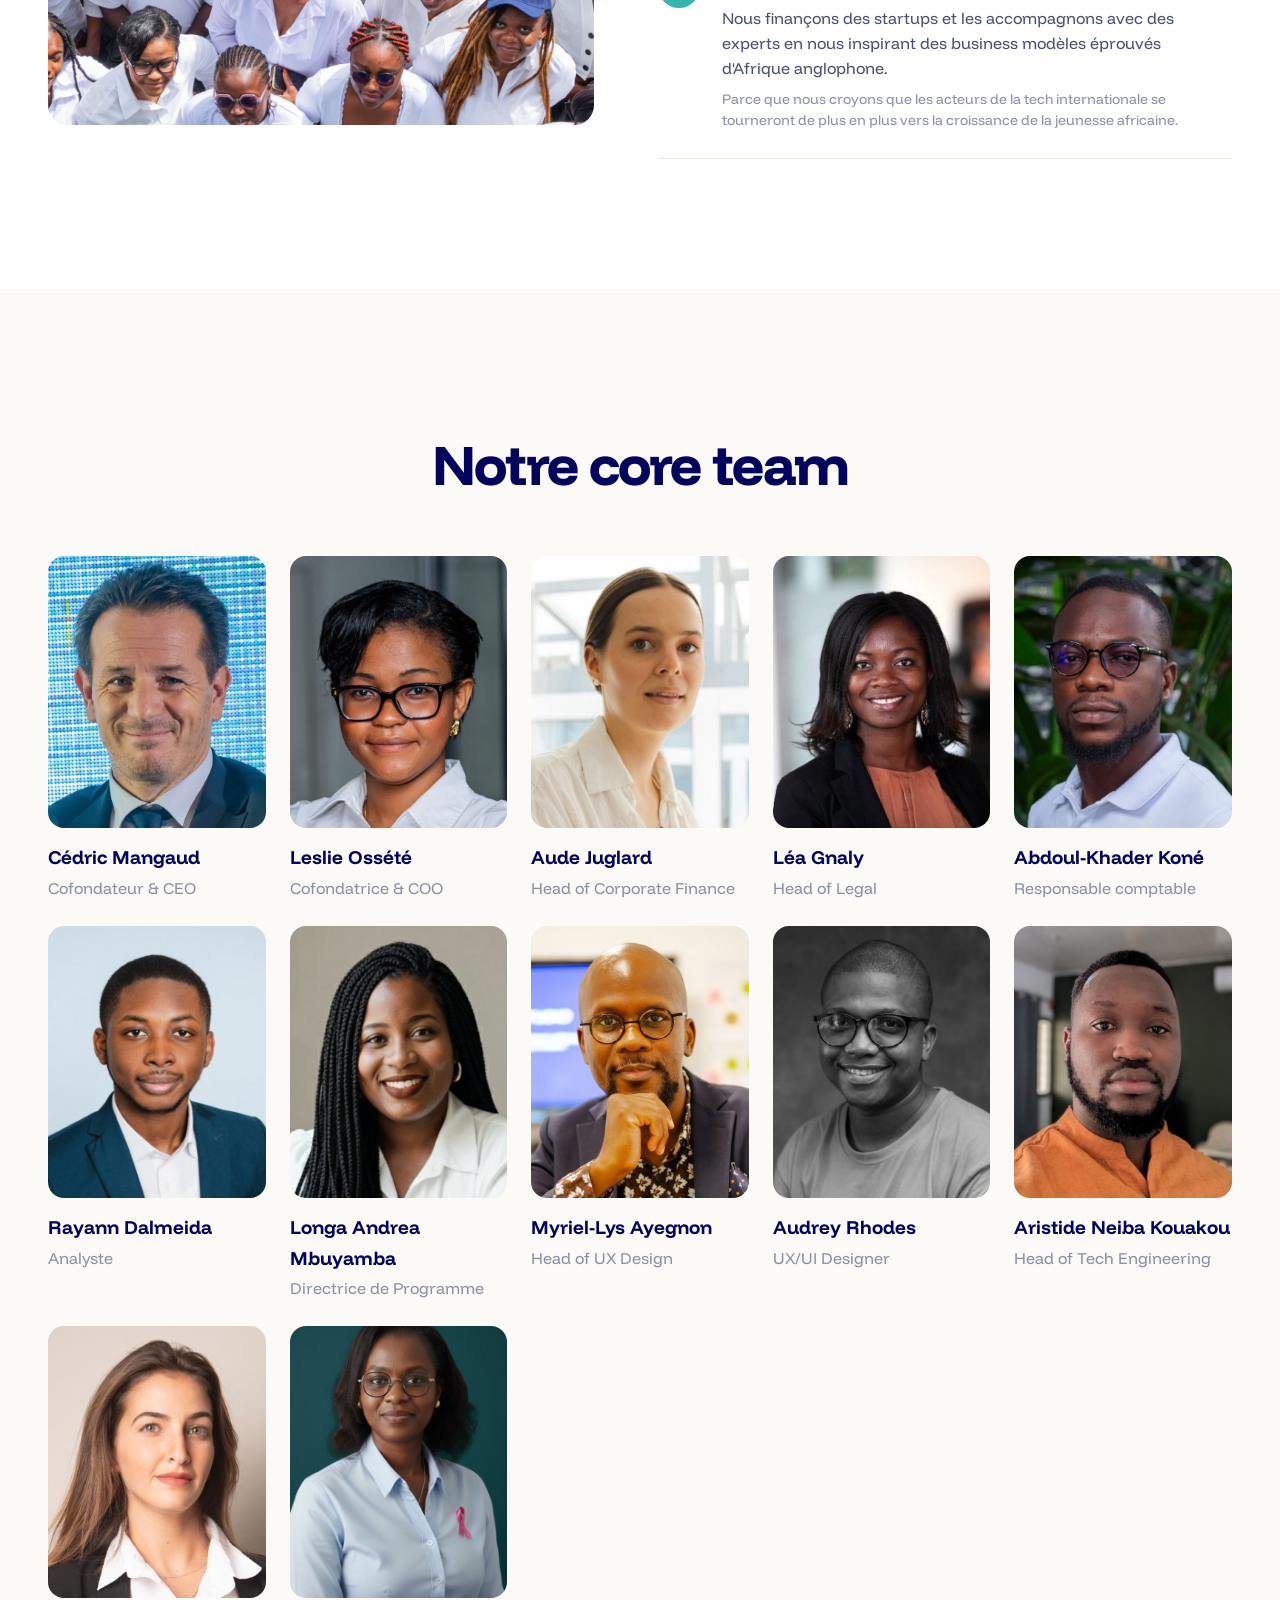
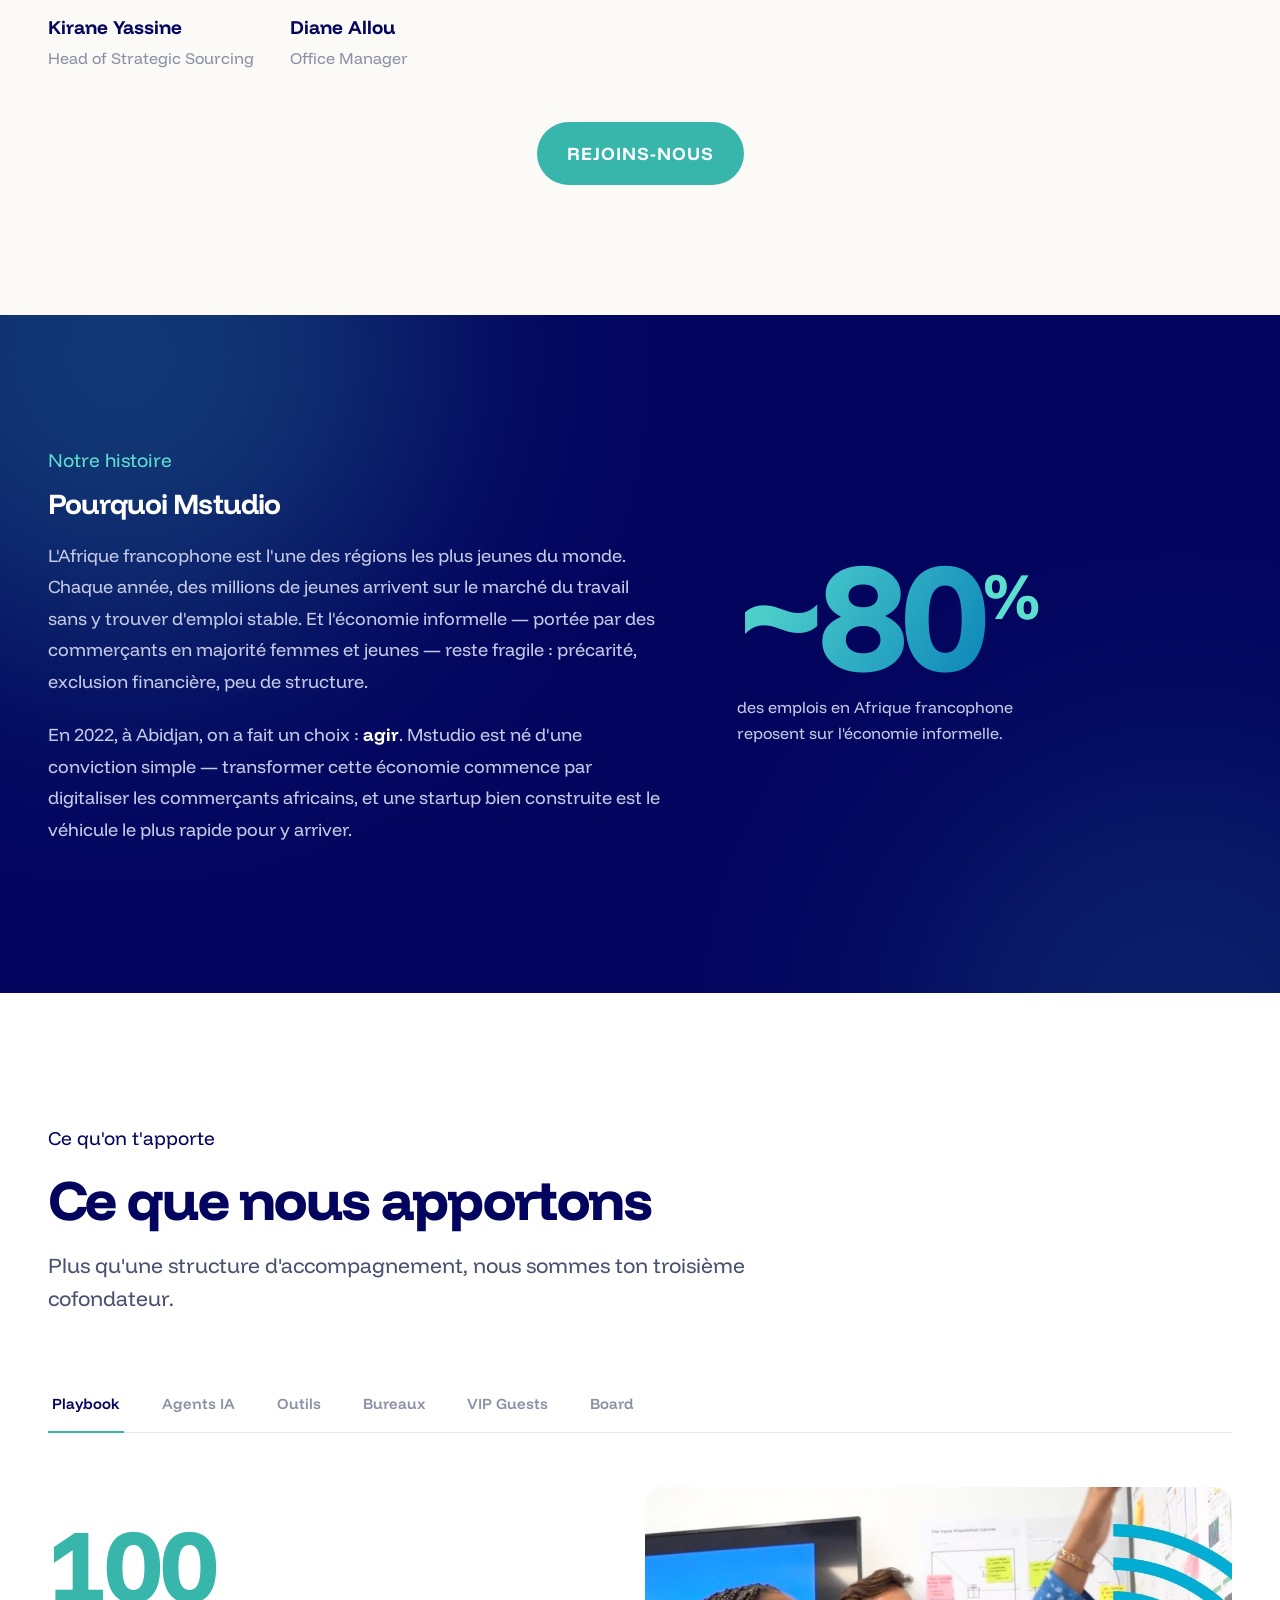
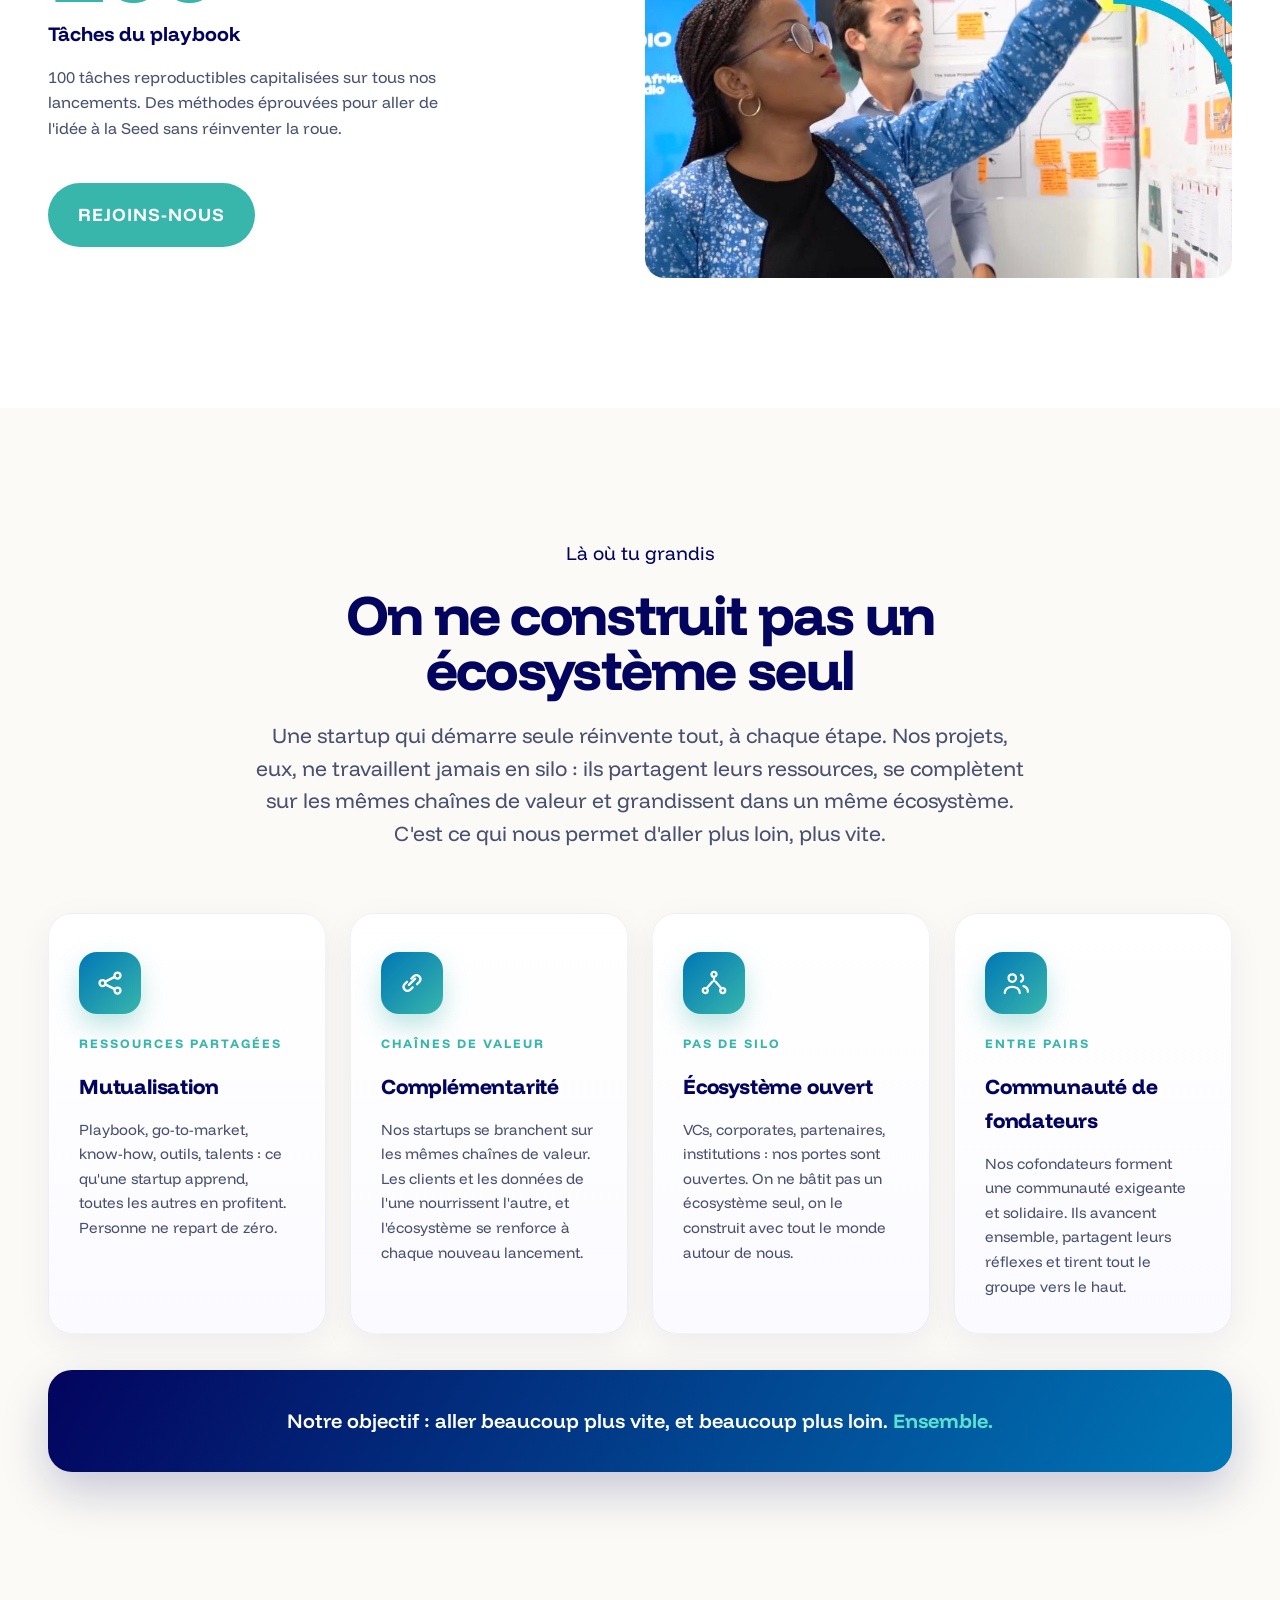
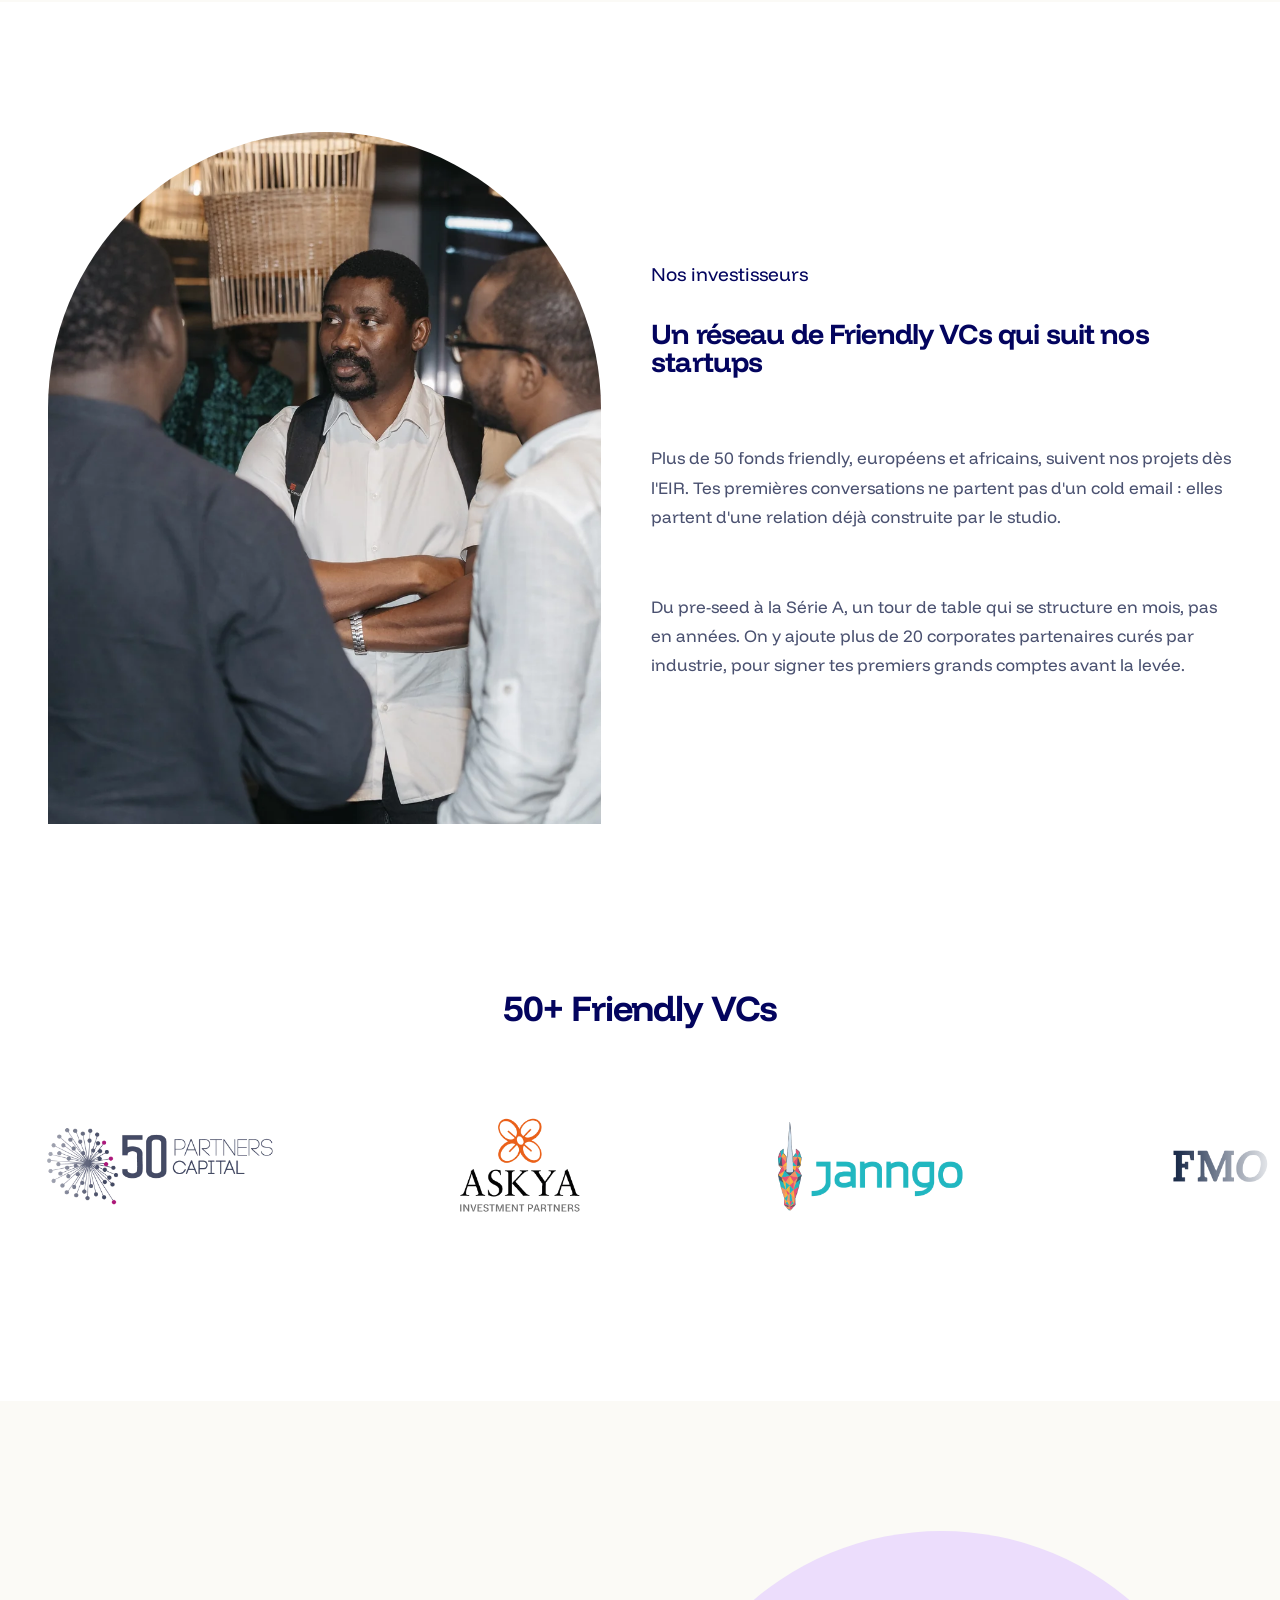
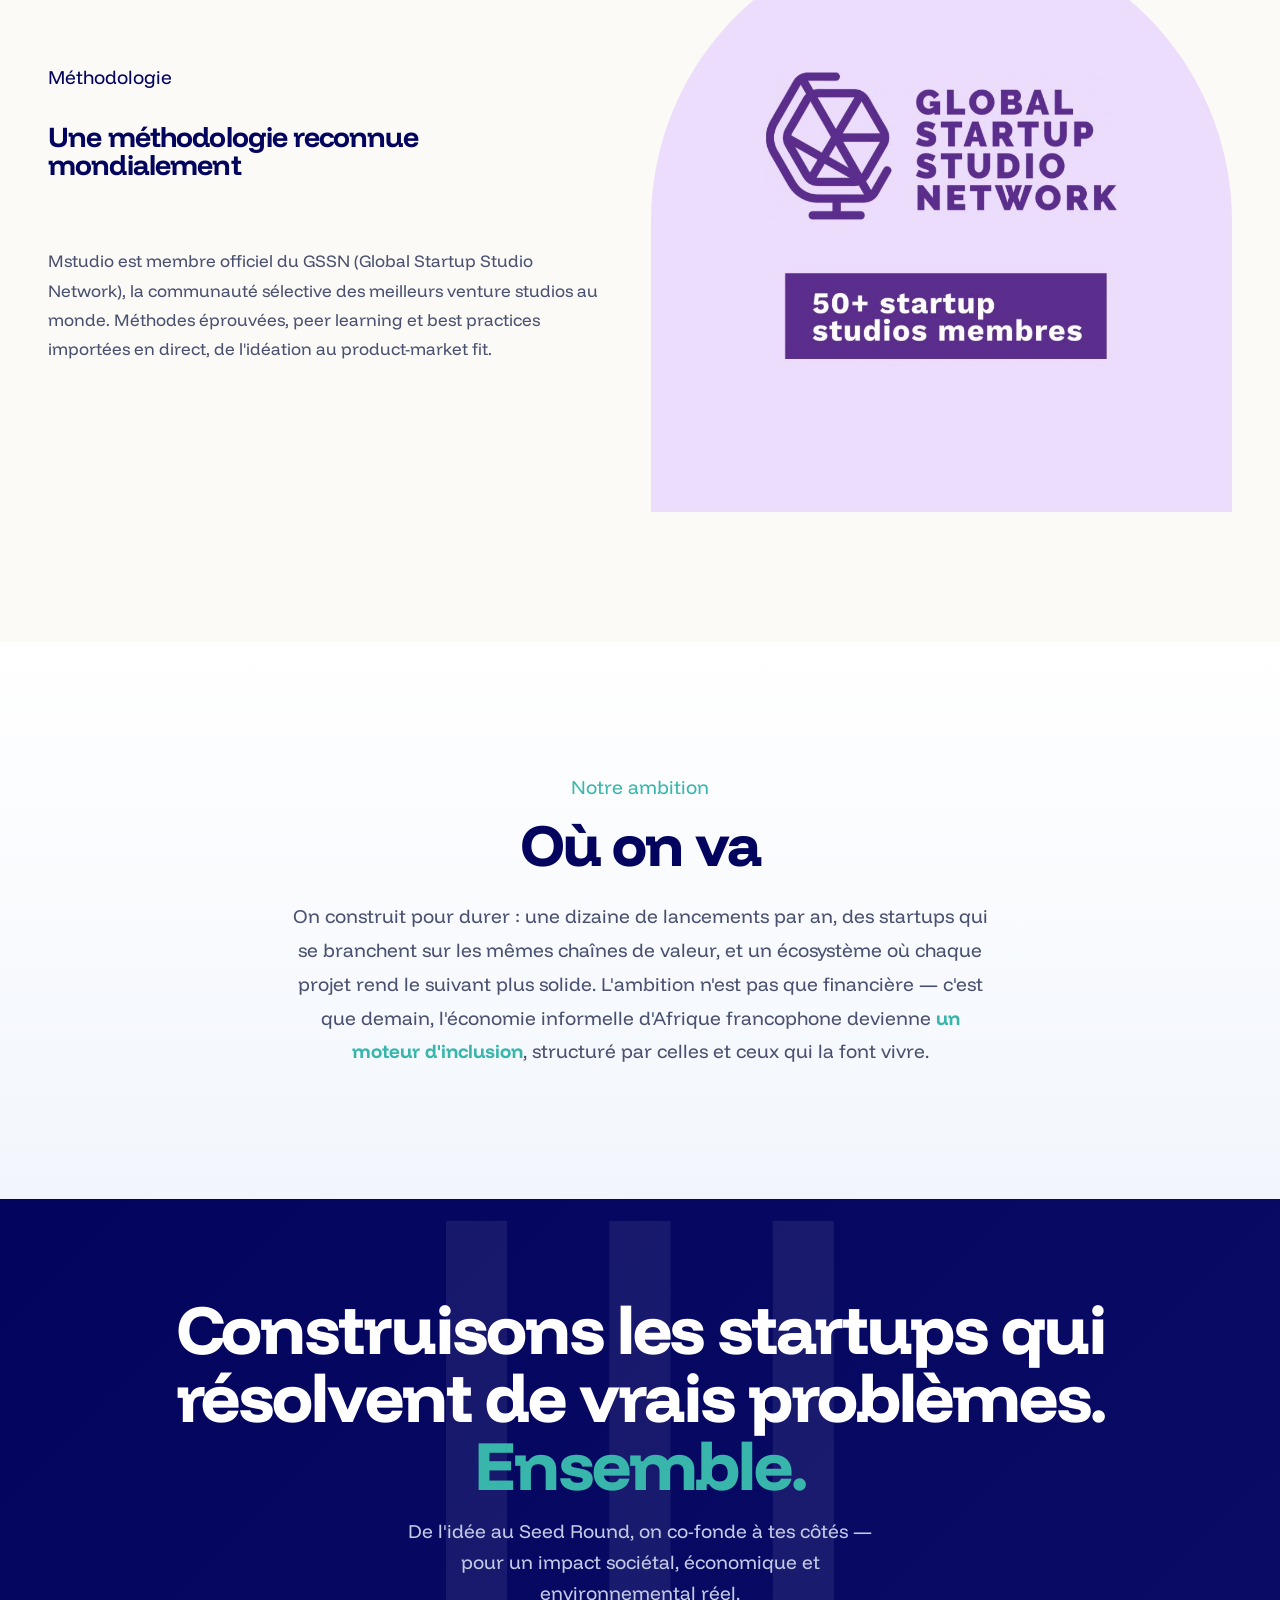
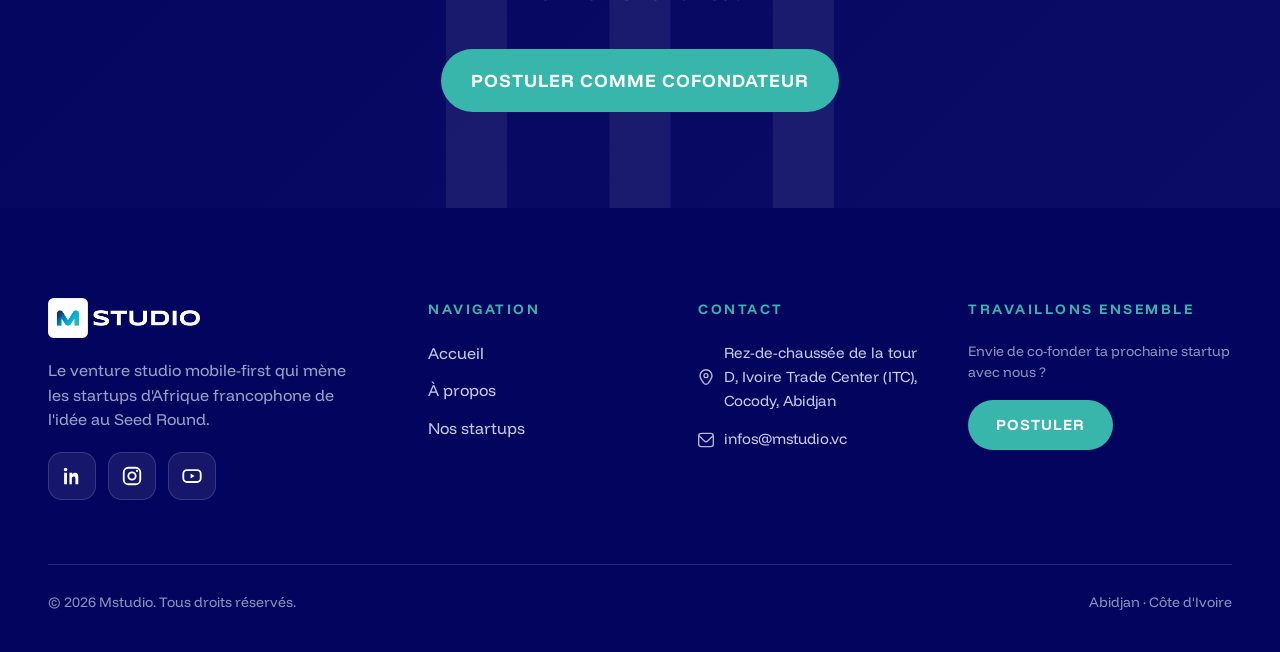
<file: a-propos.html>
<!doctype html>
<html lang="fr">
<head>
<meta charset="utf-8">
<title>À propos · Mstudio</title>
<meta name="viewport" content="width=device-width, initial-scale=1">
<link rel="stylesheet" href="v2.css?v=50">
<link rel="icon" type="image/png" sizes="32x32" href="assets/favicon-32.png">
<link rel="icon" type="image/png" sizes="256x256" href="assets/favicon.png">
<link rel="apple-touch-icon" href="assets/apple-touch-icon.png">
<style>
/* ===== À PROPOS (V2) ===== */
.ap-hero{position:relative;background:var(--space);color:#fff;padding:160px 0 64px;overflow:hidden;}
.ap-hero .hero-glow{position:absolute;width:720px;height:720px;border-radius:50%;filter:blur(120px);opacity:.3;pointer-events:none;}
.ap-hero .g1{background:var(--ocean);top:-220px;left:-160px;}
.ap-hero .g2{background:var(--ciel);bottom:-320px;right:-120px;opacity:.2;}
.ap-hero-grid{position:relative;z-index:2;display:grid;grid-template-columns:1.05fr 0.95fr;gap:60px;align-items:center;}
.ap-hero-photo{align-self:stretch;display:flex;align-items:flex-end;justify-content:center;min-height:600px;}
.ap-hero h1{font-size:clamp(40px,5vw,72px);font-weight:800;margin:22px 0 0;}
.ap-hero h1 .tint{background:linear-gradient(100deg,var(--ciel),var(--ocean));-webkit-background-clip:text;background-clip:text;-webkit-text-fill-color:transparent;color:transparent;}
.ap-hero p{font-size:18px;color:#c5cbe6;margin:26px 0 0;max-width:48ch;line-height:1.6;}
.ap-hero p b{color:#fff;font-weight:600;}
.ap-hero .btn{margin-top:32px;}
.ap-hero-photo img{width:auto;height:600px;max-width:none;object-fit:contain;object-position:bottom;display:block;margin-bottom:-64px;}

/* Convictions */
.conv-grid{display:grid;grid-template-columns:1fr 1.05fr;gap:64px;align-items:center;}
.conv-photo img{width:100%;border-radius:20px;object-fit:cover;}
.conv-item{display:grid;grid-template-columns:auto 1fr;gap:22px;padding:26px 0;border-top:1px solid var(--line);}
.conv-item:last-child{border-bottom:1px solid var(--line);}
.conv-num{width:42px;height:42px;border-radius:50%;background:#38B6AB;color:#fff;font-weight:800;display:grid;place-items:center;font-size:14px;font-family:'Funnel Display';}
.conv-item h4{color:var(--space);font-weight:700;font-size:20px;margin:0 0 8px;}
.conv-item p{color:var(--slate);font-size:16px;line-height:1.55;margin:0;}
.conv-item p .sub{color:var(--mut);font-size:14px;display:block;margin-top:8px;}

/* Core team */
.team-grid{display:grid;grid-template-columns:repeat(5,1fr);gap:24px;}
.team-card .ph{position:relative;background:var(--bone);border-radius:16px;aspect-ratio:4/5;overflow:hidden;margin-bottom:14px;}
.team-card .ph img{width:100%;height:100%;object-fit:cover;transition:transform .5s var(--ease);}
.team-card:hover .ph img{transform:scale(1.05);}
.team-card .ph .li{position:absolute;inset:0;display:flex;align-items:flex-end;justify-content:flex-end;padding:14px;background:linear-gradient(180deg,rgba(3,4,94,0) 40%,rgba(3,4,94,.55));opacity:0;transition:opacity .3s var(--ease);}
.team-card .ph:hover .li{opacity:1;}
.team-card .ph .li span{width:40px;height:40px;border-radius:10px;background:#0A66C2;display:grid;place-items:center;transform:translateY(8px);transition:transform .3s var(--ease);}
.team-card .ph:hover .li span{transform:none;}
.team-card .ph .li svg{width:22px;height:22px;fill:#fff;}
.team-card h4{color:var(--space);font-weight:700;font-size:19px;margin:0;}
.team-card .role{color:var(--mut);font-size:16px;margin-top:3px;}
.team-cta{text-align:center;margin-top:50px;}

/* Avantages GSSN */
.gssn{display:grid;grid-template-columns:1fr 1.05fr;gap:50px;align-items:stretch;}
.gssn-card{border-radius:20px;overflow:hidden;display:flex;align-items:center;justify-content:center;}
.gssn-card img{width:100%;height:100%;object-fit:cover;border-radius:20px;}
.gssn-right{display:flex;flex-direction:column;justify-content:center;gap:30px;}
.gssn-row{display:grid;grid-template-columns:56px 1fr;gap:18px;}
.gssn-row .ico{width:56px;height:56px;border-radius:16px;background:#0077B6;display:grid;place-items:center;}
.gssn-row .ico img{width:26px;height:26px;filter:brightness(0) invert(1);}
.gssn-row h4{color:var(--space);font-size:19px;font-weight:700;margin:0 0 8px;}
.gssn-row p{color:var(--slate);font-size:15px;line-height:1.55;margin:0;}

/* Apportons tabs */
.app-tabs{display:flex;gap:8px;flex-wrap:wrap;border-bottom:1px solid var(--line);margin-top:10px;}
.app-tab{padding:14px 4px;margin-right:26px;color:var(--mut);font-weight:600;font-size:15px;cursor:pointer;border-bottom:2px solid transparent;margin-bottom:-1px;transition:color .2s,border-color .2s;}
.app-tab.active{color:var(--ink);border-color:var(--ocean);}
.app-tab:hover:not(.active){color:var(--ink);}
.app-panel{margin-top:54px;display:grid;grid-template-columns:1fr 1.1fr;gap:64px;align-items:center;}
.app-panel .num{font-family:'Funnel Display';font-weight:800;font-size:clamp(64px,8vw,110px);line-height:.9;color:var(--ocean);letter-spacing:-0.03em;}
.app-panel h4{font-weight:700;font-size:20px;margin:8px 0 0;color:var(--ink);}
.app-panel p{color:var(--slate);font-size:16px;margin-top:14px;max-width:44ch;line-height:1.6;}
.app-illust img{width:100%;border-radius:16px;}

@media(max-width:1080px){
  .ap-hero-grid{grid-template-columns:1fr;gap:46px;}
  .conv-grid{grid-template-columns:1fr;gap:44px;}
  .team-grid{grid-template-columns:repeat(3,1fr);}
  .gssn{grid-template-columns:1fr;gap:36px;}
  .app-panel{grid-template-columns:1fr;gap:36px;}
}
@media(max-width:600px){
  .ap-hero{padding:130px 0 0;}
  .team-grid{grid-template-columns:repeat(2,1fr);gap:16px;}
  .app-tab{margin-right:16px;font-size:14px;}
  .ap-hero .btn,.team-cta .btn,.av-cta .btn,.app-panel .btn{width:100%;max-width:360px;}
  .app-tabs{overflow-x:auto;flex-wrap:nowrap;white-space:nowrap;-webkit-overflow-scrolling:touch;}
  .gssn{gap:30px;}
}

/* Reseau (section 4) */
.net-grid{display:grid;grid-template-columns:repeat(3,1fr);gap:24px;}
.net-card{position:relative;background:linear-gradient(180deg,#fff,#FBFAFF);border:1px solid rgba(3,4,94,.05);border-radius:24px;padding:38px 30px 34px;display:flex;flex-direction:column;gap:15px;box-shadow:0 10px 34px rgba(3,4,94,.06);transition:transform .35s var(--ease),box-shadow .35s var(--ease);overflow:hidden;}
.net-card::before{content:"";position:absolute;top:0;left:0;right:0;height:4px;background:linear-gradient(90deg,#0077B6,#38B6AB);transform:scaleX(0);transform-origin:left;transition:transform .4s var(--ease);}
.net-card:hover{transform:translateY(-6px);box-shadow:0 26px 56px rgba(3,4,94,.13);}
.net-card:hover::before{transform:scaleX(1);}
.net-card .net-eye{font-size:12.5px;letter-spacing:.16em;text-transform:uppercase;color:#38B6AB;font-weight:800;}
.net-card h3{color:var(--space);font-size:21px;font-weight:800;margin:0;letter-spacing:-.2px;}
.net-card p{color:var(--slate);font-size:15px;line-height:1.64;margin:0;}
/* Ce que nous apportons (section 5) */
.val-grid{display:grid;grid-template-columns:repeat(5,1fr);gap:20px;}
.val-card{background:#fff;border:1px solid var(--line);border-radius:18px;padding:30px 22px;}
.val-card .val-n{font-family:'Funnel Display';font-weight:800;font-size:clamp(40px,4vw,56px);line-height:.95;color:var(--ocean);letter-spacing:-0.02em;}
.val-card h4{color:var(--space);font-size:15px;font-weight:700;margin:12px 0 8px;text-transform:uppercase;letter-spacing:.04em;}
.val-card p{color:var(--slate);font-size:14px;line-height:1.55;margin:0;}
/* Sections feature (bureaux / methodo) */
.feat-text h2{margin-top:0;}
.feat-text p{color:var(--slate);font-size:17px;line-height:1.72;margin-top:14px;}
.feat-num{font-family:'Funnel Display';font-weight:800;font-size:clamp(52px,7vw,84px);color:var(--ocean);line-height:.9;letter-spacing:-0.03em;margin-top:14px;}
@media(max-width:1080px){.net-grid{grid-template-columns:1fr;}.val-grid{grid-template-columns:repeat(2,1fr);}}
@media(max-width:600px){.val-grid{grid-template-columns:1fr;}}
.net-ico{width:62px;height:62px;border-radius:18px;background:linear-gradient(135deg,#0077B6,#38B6AB);display:grid;place-items:center;color:#fff;box-shadow:0 12px 24px rgba(56,182,171,.32);margin-bottom:4px;}
.net-ico svg{width:30px;height:30px;}
.arch-img{align-self:stretch;display:flex;}
.arch-img img{width:100%;height:100%;min-height:340px;object-fit:cover;border-radius:1000px 1000px 0 0;}
@media(max-width:900px){.arch-img img{min-height:300px;}}
.edge-grid{display:grid;grid-template-columns:repeat(4,1fr);gap:24px;margin-top:20px;}
@media(max-width:1080px){.edge-grid{grid-template-columns:repeat(2,1fr);}}
@media(max-width:560px){.edge-grid{grid-template-columns:1fr;}}
.edge-band{position:relative;margin-top:36px;background:linear-gradient(120deg,#03045E 0%,#0077B6 100%);color:#fff;border-radius:24px;padding:36px 46px;text-align:center;overflow:hidden;box-shadow:0 20px 48px rgba(3,4,94,.20);}
.edge-band::after{content:"";position:absolute;inset:0;background:url(assets/hero-pattern.svg) right -40px center/auto 240% no-repeat;opacity:.14;pointer-events:none;}
.edge-band p{position:relative;margin:0;font-size:20px;font-weight:600;line-height:1.5;}
.edge-band b{color:#5BE0CF;}

/* Notre histoire — bande "âme" sombre */
.histoire{position:relative;background:var(--space);color:#fff;overflow:hidden;}
.histoire .hg{position:absolute;border-radius:50%;filter:blur(130px);pointer-events:none;}
.histoire .hg1{width:600px;height:600px;background:var(--ocean);top:-260px;left:-180px;opacity:.30;}
.histoire .hg2{width:560px;height:560px;background:#38B6AB;bottom:-320px;right:-180px;opacity:.16;}
.histoire::after{content:"";position:absolute;inset:0;background:url(assets/hero-pattern.svg) right -70px top -50px/auto 150% no-repeat;opacity:.06;pointer-events:none;}
.hist-grid{position:relative;z-index:2;display:grid;grid-template-columns:1.12fr 0.88fr;gap:60px;align-items:center;}
.hist-text .net-eye{color:#5BE0CF;}
.hist-text h2{color:#fff;margin:14px 0 0;}
.hist-text p{color:#c5cbe6;font-size:18px;line-height:1.75;margin-top:22px;max-width:62ch;}
.hist-text p b{color:#fff;font-weight:700;}
.hist-fig{position:relative;display:flex;flex-direction:column;align-items:flex-start;}
.hist-fig .big{font-family:'Funnel Display';font-weight:800;font-size:clamp(92px,12vw,164px);line-height:.88;letter-spacing:-0.04em;background:linear-gradient(120deg,#5BE0CF,#0077B6);-webkit-background-clip:text;background-clip:text;-webkit-text-fill-color:transparent;color:transparent;}
.hist-fig .big sup{font-size:.42em;vertical-align:super;font-weight:700;-webkit-text-fill-color:#5BE0CF;}
.hist-fig .cap{color:#c5cbe6;font-size:16px;line-height:1.62;margin-top:14px;max-width:32ch;}
@media(max-width:1080px){.hist-grid{grid-template-columns:1fr;gap:38px;}}

/* Notre ambition — bande claire d'élan */
.ambition{position:relative;overflow:hidden;background:linear-gradient(180deg,#fff,#F2F6FC);}
.ambition::after{content:"";position:absolute;inset:0;background:url(assets/hero-pattern.svg) left -90px bottom -70px/auto 160% no-repeat;opacity:.05;pointer-events:none;}
.amb-in{position:relative;z-index:2;max-width:900px;margin-inline:auto;text-align:center;}
.amb-in .net-eye{color:#38B6AB;display:block;}
.amb-in h2{margin:14px 0 0;font-size:clamp(34px,4.6vw,60px);font-weight:800;}
.amb-in p{color:var(--slate);font-size:19px;line-height:1.78;margin:26px auto 0;max-width:64ch;}
.amb-hi{background:linear-gradient(100deg,var(--ocean),#38B6AB);-webkit-background-clip:text;background-clip:text;-webkit-text-fill-color:transparent;color:transparent;font-weight:700;}
</style>
<!-- SEO -->
<meta name="description" content="Découvre Mstudio : notre équipe, notre méthode de venture studio et le réseau qui accélère les startups d'Afrique francophone, de l'idée au Seed.">
<meta name="robots" content="index,follow">
<meta name="theme-color" content="#03045E">
<link rel="canonical" href="https://www.mstudio.vc/a-propos.html">
<meta property="og:type" content="website">
<meta property="og:site_name" content="Mstudio">
<meta property="og:locale" content="fr_FR">
<meta property="og:title" content="À propos · Mstudio">
<meta property="og:description" content="Découvre Mstudio : notre équipe, notre méthode de venture studio et le réseau qui accélère les startups d'Afrique francophone, de l'idée au Seed.">
<meta property="og:url" content="https://www.mstudio.vc/a-propos.html">
<meta property="og:image" content="https://www.mstudio.vc/assets/og-cover.png">
<meta property="og:image:width" content="1200">
<meta property="og:image:height" content="630">
<meta name="twitter:card" content="summary_large_image">
<meta name="twitter:title" content="À propos · Mstudio">
<meta name="twitter:description" content="Découvre Mstudio : notre équipe, notre méthode de venture studio et le réseau qui accélère les startups d'Afrique francophone, de l'idée au Seed.">
<meta name="twitter:image" content="https://www.mstudio.vc/assets/og-cover.png">
<!-- /SEO -->
</head>
<body>

<!-- NAV -->
<header class="nav" id="nav">
  <div class="wrap nav-in">
    <a class="nav-logo" href="index.html"><img class="logo-white" src="assets/logo-white.png" alt="Mstudio"><img class="logo-color" src="assets/logo-color.png" alt="Mstudio"></a>
    <nav class="nav-menu" id="navMenu">
      <a href="index.html">Accueil</a>
      <a href="a-propos.html" class="active">À propos</a>
      <a href="startups.html">Nos startups</a>
      <a href="cofondateur.html">Cofondateur</a>
      <a href="https://mstudio.recruitee.com" target="_blank" rel="noopener" class="m-only btn btn-accent" style="margin-top:8px;justify-content:center;">Deviens cofondateur</a>
    </nav>
    <div class="nav-right">
      <a href="https://mstudio.recruitee.com" target="_blank" rel="noopener" class="btn btn-cofounder" style="font-size: 18px; padding: 17px 30px; height: 50px; letter-spacing: 1px">Deviens cofondateur</a>
      <button class="nav-burger" id="navBurger" aria-label="Menu"><span></span><span></span><span></span></button>
    </div>
  </div>
</header>

<!-- HERO -->
<section class="ap-hero">
  <div class="hero-glow g1"></div>
  <div class="hero-glow g2"></div>
  <div class="wrap ap-hero-grid">
    <div>
      <span class="eyebrow c-ocean reveal" style="display:none;">À propos</span>
      <h1 class="disp reveal d1">Entrepreneurs <span class="tint">pour</span> entrepreneurs</h1>
      <p class="reveal d2">Nous avons lancé, financé et fait grandir des startups à l'international. Aujourd'hui, on met cette expérience au service des fondateurs d'Afrique francophone.</p>
      <p class="reveal d2">Nous sommes trois cofondateurs : <b>Leslie Ossété</b> apporte sa connaissance intime du secteur informel, <b>Cédric Mangaud</b> son ADN produit mobile, et <b>Clyde Fakhoury</b> son expertise de l'investissement en Afrique.</p>
      <p class="reveal d2">On l'a vécu de l'intérieur. Aujourd'hui, on le construit avec toi.</p>
      <a href="#cta" class="btn btn-accent reveal d3">Rejoins-nous</a>
    </div>
    <div class="ap-hero-photo reveal d2"><img src="assets/fondateurs.webp" alt="Les cofondateurs"></div>
  </div>
</section>

<!-- CONVICTIONS -->
<section class="section">
  <div class="wrap conv-grid">
    <div class="conv-photo reveal"><img src="assets/conviction-blok.jpg" alt="La communauté Mstudio"></div>
    <div class="reveal d1">
      <span class="eyebrow c-ocean" style="display:none;">Notre raison d'être</span>
      <h2 class="disp" style="font-size:clamp(30px,4vw,52px);font-weight:800;margin:16px 0 30px;">Nos convictions</h2>
      <div class="conv-item">
        <div class="conv-num">01</div>
        <div><h4>Pourquoi ?</h4><p>Nous transformons le secteur informel d'Afrique francophone, avec une attention particulière pour les femmes et les jeunes.<span class="sub">Parce que nous croyons qu'il faut structurer le secteur informel pour pouvoir accueillir les futures générations.</span></p></div>
      </div>
      <div class="conv-item">
        <div class="conv-num">02</div>
        <div><h4>Comment ?</h4><p>Nous recrutons les meilleurs entrepreneurs pour lancer des startups qui répondent à de réels besoins.<span class="sub">Parce que nous sommes convaincus que le véhicule « startup » est le meilleur pour changer la société.</span></p></div>
      </div>
      <div class="conv-item">
        <div class="conv-num">03</div>
        <div><h4>Quoi ?</h4><p>Nous finançons des startups et les accompagnons avec des experts en nous inspirant des business modèles éprouvés d'Afrique anglophone.<span class="sub">Parce que nous croyons que les acteurs de la tech internationale se tourneront de plus en plus vers la croissance de la jeunesse africaine.</span></p></div>
      </div>
    </div>
  </div>
</section>

<!-- CORE TEAM -->
<section class="section bone">
  <div class="wrap">
    <div class="shead center reveal"><span class="eyebrow c-ocean" style="display:none;">L'équipe</span><h2 class="disp">Notre core team</h2></div>
    <div class="team-grid">
      <div class="team-card reveal"><div class="ph"><img src="assets/team-cedric.jpg" alt=""><a class="li" href="https://www.linkedin.com/in/cedricmangaud/" target="_blank" rel="noopener" aria-label="LinkedIn"><span><svg viewBox="0 0 24 24"><path d="M6.94 5a1.94 1.94 0 1 1-3.88 0 1.94 1.94 0 0 1 3.88 0zM3.4 8.43h3.1V21H3.4V8.43zM9.2 8.43h2.97v1.72h.04c.41-.78 1.42-1.6 2.93-1.6 3.13 0 3.71 2.06 3.71 4.74V21h-3.1v-5.5c0-1.31-.02-3-1.83-3-1.83 0-2.11 1.43-2.11 2.9V21H9.2V8.43z"/></svg></span></a></div><h4>Cédric Mangaud</h4><div class="role">Cofondateur &amp; CEO</div></div>
      <div class="team-card reveal"><div class="ph"><img src="assets/team-leslie.jpg" alt=""><a class="li" href="https://www.linkedin.com/in/leslieossete/" target="_blank" rel="noopener" aria-label="LinkedIn"><span><svg viewBox="0 0 24 24"><path d="M6.94 5a1.94 1.94 0 1 1-3.88 0 1.94 1.94 0 0 1 3.88 0zM3.4 8.43h3.1V21H3.4V8.43zM9.2 8.43h2.97v1.72h.04c.41-.78 1.42-1.6 2.93-1.6 3.13 0 3.71 2.06 3.71 4.74V21h-3.1v-5.5c0-1.31-.02-3-1.83-3-1.83 0-2.11 1.43-2.11 2.9V21H9.2V8.43z"/></svg></span></a></div><h4>Leslie Ossété</h4><div class="role">Cofondatrice &amp; COO</div></div>
      <div class="team-card reveal"><div class="ph"><img src="assets/team-aude.jpg" alt=""><a class="li" href="https://www.linkedin.com/in/aude-juglard-0932b483/" target="_blank" rel="noopener" aria-label="LinkedIn"><span><svg viewBox="0 0 24 24"><path d="M6.94 5a1.94 1.94 0 1 1-3.88 0 1.94 1.94 0 0 1 3.88 0zM3.4 8.43h3.1V21H3.4V8.43zM9.2 8.43h2.97v1.72h.04c.41-.78 1.42-1.6 2.93-1.6 3.13 0 3.71 2.06 3.71 4.74V21h-3.1v-5.5c0-1.31-.02-3-1.83-3-1.83 0-2.11 1.43-2.11 2.9V21H9.2V8.43z"/></svg></span></a></div><h4>Aude Juglard</h4><div class="role">Head of Corporate Finance</div></div>
      <div class="team-card reveal"><div class="ph"><img src="assets/team-lea.jpg" alt=""><a class="li" href="https://www.linkedin.com/in/leagnaly/" target="_blank" rel="noopener" aria-label="LinkedIn"><span><svg viewBox="0 0 24 24"><path d="M6.94 5a1.94 1.94 0 1 1-3.88 0 1.94 1.94 0 0 1 3.88 0zM3.4 8.43h3.1V21H3.4V8.43zM9.2 8.43h2.97v1.72h.04c.41-.78 1.42-1.6 2.93-1.6 3.13 0 3.71 2.06 3.71 4.74V21h-3.1v-5.5c0-1.31-.02-3-1.83-3-1.83 0-2.11 1.43-2.11 2.9V21H9.2V8.43z"/></svg></span></a></div><h4>Léa Gnaly</h4><div class="role">Head of Legal</div></div>
      <div class="team-card reveal"><div class="ph"><img src="assets/team-khader.jpg" alt=""><a class="li" href="https://www.linkedin.com/in/abdoul-khader-k-k/" target="_blank" rel="noopener" aria-label="LinkedIn"><span><svg viewBox="0 0 24 24"><path d="M6.94 5a1.94 1.94 0 1 1-3.88 0 1.94 1.94 0 0 1 3.88 0zM3.4 8.43h3.1V21H3.4V8.43zM9.2 8.43h2.97v1.72h.04c.41-.78 1.42-1.6 2.93-1.6 3.13 0 3.71 2.06 3.71 4.74V21h-3.1v-5.5c0-1.31-.02-3-1.83-3-1.83 0-2.11 1.43-2.11 2.9V21H9.2V8.43z"/></svg></span></a></div><h4>Abdoul-Khader Koné</h4><div class="role">Responsable comptable</div></div>
      <div class="team-card reveal"><div class="ph"><img src="assets/team-rayann.jpg" alt=""><a class="li" href="https://www.linkedin.com/in/aimedjimdalmeida7/" target="_blank" rel="noopener" aria-label="LinkedIn"><span><svg viewBox="0 0 24 24"><path d="M6.94 5a1.94 1.94 0 1 1-3.88 0 1.94 1.94 0 0 1 3.88 0zM3.4 8.43h3.1V21H3.4V8.43zM9.2 8.43h2.97v1.72h.04c.41-.78 1.42-1.6 2.93-1.6 3.13 0 3.71 2.06 3.71 4.74V21h-3.1v-5.5c0-1.31-.02-3-1.83-3-1.83 0-2.11 1.43-2.11 2.9V21H9.2V8.43z"/></svg></span></a></div><h4>Rayann Dalmeida</h4><div class="role">Analyste</div></div>
      <div class="team-card reveal"><div class="ph"><img src="assets/team-andrea.jpg" alt=""><a class="li" href="https://www.linkedin.com/in/andreambuyamba/" target="_blank" rel="noopener" aria-label="LinkedIn"><span><svg viewBox="0 0 24 24"><path d="M6.94 5a1.94 1.94 0 1 1-3.88 0 1.94 1.94 0 0 1 3.88 0zM3.4 8.43h3.1V21H3.4V8.43zM9.2 8.43h2.97v1.72h.04c.41-.78 1.42-1.6 2.93-1.6 3.13 0 3.71 2.06 3.71 4.74V21h-3.1v-5.5c0-1.31-.02-3-1.83-3-1.83 0-2.11 1.43-2.11 2.9V21H9.2V8.43z"/></svg></span></a></div><h4>Longa Andrea Mbuyamba</h4><div class="role">Directrice de Programme</div></div>
      <div class="team-card reveal"><div class="ph"><img src="assets/team-myriel.jpg" alt=""><a class="li" href="https://www.linkedin.com/in/lysmyriel/" target="_blank" rel="noopener" aria-label="LinkedIn"><span><svg viewBox="0 0 24 24"><path d="M6.94 5a1.94 1.94 0 1 1-3.88 0 1.94 1.94 0 0 1 3.88 0zM3.4 8.43h3.1V21H3.4V8.43zM9.2 8.43h2.97v1.72h.04c.41-.78 1.42-1.6 2.93-1.6 3.13 0 3.71 2.06 3.71 4.74V21h-3.1v-5.5c0-1.31-.02-3-1.83-3-1.83 0-2.11 1.43-2.11 2.9V21H9.2V8.43z"/></svg></span></a></div><h4>Myriel-Lys Ayegnon</h4><div class="role">Head of UX Design</div></div>
      <div class="team-card reveal"><div class="ph"><img src="assets/team-audrey.jpg" alt=""><a class="li" href="https://www.linkedin.com/in/audrey-rhodes/" target="_blank" rel="noopener" aria-label="LinkedIn"><span><svg viewBox="0 0 24 24"><path d="M6.94 5a1.94 1.94 0 1 1-3.88 0 1.94 1.94 0 0 1 3.88 0zM3.4 8.43h3.1V21H3.4V8.43zM9.2 8.43h2.97v1.72h.04c.41-.78 1.42-1.6 2.93-1.6 3.13 0 3.71 2.06 3.71 4.74V21h-3.1v-5.5c0-1.31-.02-3-1.83-3-1.83 0-2.11 1.43-2.11 2.9V21H9.2V8.43z"/></svg></span></a></div><h4>Audrey Rhodes</h4><div class="role">UX/UI Designer</div></div>
      <div class="team-card reveal"><div class="ph"><img src="assets/team-aristide.jpg" alt=""><a class="li" href="https://www.linkedin.com/in/neiba-aristide-guy-kouakou-b2b49288/" target="_blank" rel="noopener" aria-label="LinkedIn"><span><svg viewBox="0 0 24 24"><path d="M6.94 5a1.94 1.94 0 1 1-3.88 0 1.94 1.94 0 0 1 3.88 0zM3.4 8.43h3.1V21H3.4V8.43zM9.2 8.43h2.97v1.72h.04c.41-.78 1.42-1.6 2.93-1.6 3.13 0 3.71 2.06 3.71 4.74V21h-3.1v-5.5c0-1.31-.02-3-1.83-3-1.83 0-2.11 1.43-2.11 2.9V21H9.2V8.43z"/></svg></span></a></div><h4>Aristide Neiba Kouakou</h4><div class="role">Head of Tech Engineering</div></div>
      <div class="team-card reveal"><div class="ph"><img src="assets/team-kirane.jpg" alt=""><a class="li" href="https://www.linkedin.com/in/kirane-y-b97519aa/" target="_blank" rel="noopener" aria-label="LinkedIn"><span><svg viewBox="0 0 24 24"><path d="M6.94 5a1.94 1.94 0 1 1-3.88 0 1.94 1.94 0 0 1 3.88 0zM3.4 8.43h3.1V21H3.4V8.43zM9.2 8.43h2.97v1.72h.04c.41-.78 1.42-1.6 2.93-1.6 3.13 0 3.71 2.06 3.71 4.74V21h-3.1v-5.5c0-1.31-.02-3-1.83-3-1.83 0-2.11 1.43-2.11 2.9V21H9.2V8.43z"/></svg></span></a></div><h4>Kirane Yassine</h4><div class="role">Head of Strategic Sourcing</div></div>
      <div class="team-card reveal"><div class="ph"><img src="assets/team-diane.jpg" alt=""><a class="li" href="https://www.linkedin.com/in/diane-brigitte-allou/" target="_blank" rel="noopener" aria-label="LinkedIn"><span><svg viewBox="0 0 24 24"><path d="M6.94 5a1.94 1.94 0 1 1-3.88 0 1.94 1.94 0 0 1 3.88 0zM3.4 8.43h3.1V21H3.4V8.43zM9.2 8.43h2.97v1.72h.04c.41-.78 1.42-1.6 2.93-1.6 3.13 0 3.71 2.06 3.71 4.74V21h-3.1v-5.5c0-1.31-.02-3-1.83-3-1.83 0-2.11 1.43-2.11 2.9V21H9.2V8.43z"/></svg></span></a></div><h4>Diane Allou</h4><div class="role">Office Manager</div></div>
    </div>
    <div class="team-cta"><a href="cofondateur.html" class="btn btn-accent">Rejoins-nous</a></div>
  </div>
</section>

<!-- NOTRE HISTOIRE -->
<section class="section histoire">
  <div class="hg hg1"></div>
  <div class="hg hg2"></div>
  <div class="wrap hist-grid">
    <div class="hist-text reveal">
      <span class="net-eye">Notre histoire</span>
      <h2 class="disp">Pourquoi Mstudio</h2>
      <p>L'Afrique francophone est l'une des régions les plus jeunes du monde. Chaque année, des millions de jeunes arrivent sur le marché du travail sans y trouver d'emploi stable. Et l'économie informelle — portée par des commerçants en majorité femmes et jeunes — reste fragile : précarité, exclusion financière, peu de structure.</p>
      <p>En 2022, à Abidjan, on a fait un choix : <b>agir</b>. Mstudio est né d'une conviction simple — transformer cette économie commence par digitaliser les commerçants africains, et une startup bien construite est le véhicule le plus rapide pour y arriver.</p>
    </div>
    <div class="hist-fig reveal d1">
      <div class="big">~80<sup>%</sup></div>
      <p class="cap">des emplois en Afrique francophone reposent sur l'économie informelle.</p>
    </div>
  </div>
</section>

<!-- CE QUE NOUS APPORTONS -->
<section class="section">
  <div class="wrap">
    <div class="shead reveal"><span class="net-eye" style="display:block;margin-bottom:12px;">Ce qu'on t'apporte</span><h2 class="disp">Ce que nous apportons</h2><p>Plus qu'une structure d'accompagnement, nous sommes ton troisième cofondateur.</p></div>
    <div class="app-tabs reveal d1">
      <div class="app-tab active" data-i="0">Playbook</div>
      <div class="app-tab" data-i="1">Agents IA</div>
      <div class="app-tab" data-i="2">Outils</div>
      <div class="app-tab" data-i="3">Bureaux</div>
      <div class="app-tab" data-i="4">VIP Guests</div>
      <div class="app-tab" data-i="5">Board</div>
    </div>
    <div class="app-panel reveal d1">
      <div>
        <div class="num disp" id="apNum">100</div>
        <h4 id="apH">Tâches du playbook</h4>
        <p id="apP">100 tâches reproductibles capitalisées sur tous nos lancements. Des méthodes éprouvées pour aller de l'idée à la Seed sans réinventer la roue.</p>
        <a href="cofondateur.html" class="btn btn-accent" style="margin-top:26px;">Rejoins-nous</a>
      </div>
      <div class="app-illust"><img id="apImg" src="assets/playbook.jpg" alt="Le playbook Mstudio"></div>
    </div>
  </div>
</section>

<!-- COMPETITIVE EDGE -->
<section class="section bone">
  <div class="wrap">
    <div class="shead center reveal" style="max-width:780px;margin-inline:auto;">
      <span class="net-eye" style="display:block;margin-bottom:12px;">Là où tu grandis</span>
      <h2 class="disp">On ne construit pas un écosystème seul</h2>
      <p>Une startup qui démarre seule réinvente tout, à chaque étape. Nos projets, eux, ne travaillent jamais en silo : ils partagent leurs ressources, se complètent sur les mêmes chaînes de valeur et grandissent dans un même écosystème. C'est ce qui nous permet d'aller plus loin, plus vite.</p>
    </div>
    <div class="edge-grid reveal d1">
      <div class="net-card">
        <div class="net-ico"><svg viewBox="0 0 24 24" fill="none" stroke="currentColor" stroke-width="1.8" stroke-linecap="round" stroke-linejoin="round"><circle cx="6" cy="12" r="2.4"/><circle cx="18" cy="6" r="2.4"/><circle cx="18" cy="18" r="2.4"/><path d="M8.2 10.9 15.8 7.1M8.2 13.1 15.8 16.9"/></svg></div>
        <span class="net-eye">Ressources partagées</span>
        <h3>Mutualisation</h3>
        <p>Playbook, go-to-market, know-how, outils, talents : ce qu'une startup apprend, toutes les autres en profitent. Personne ne repart de zéro.</p>
      </div>
      <div class="net-card">
        <div class="net-ico"><svg viewBox="0 0 24 24" fill="none" stroke="currentColor" stroke-width="1.8" stroke-linecap="round" stroke-linejoin="round"><path d="M9.5 13.5 14.5 8.5"/><path d="M8 11 6 13a3.2 3.2 0 0 0 4.5 4.5l2-2"/><path d="M16 13l2-2a3.2 3.2 0 0 0-4.5-4.5l-2 2"/></svg></div>
        <span class="net-eye">Chaînes de valeur</span>
        <h3>Complémentarité</h3>
        <p>Nos startups se branchent sur les mêmes chaînes de valeur. Les clients et les données de l'une nourrissent l'autre, et l'écosystème se renforce à chaque nouveau lancement.</p>
      </div>
      <div class="net-card">
        <div class="net-ico"><svg viewBox="0 0 24 24" fill="none" stroke="currentColor" stroke-width="1.8" stroke-linecap="round" stroke-linejoin="round"><circle cx="12" cy="5" r="2"/><circle cx="5" cy="18" r="2"/><circle cx="19" cy="18" r="2"/><path d="M12 7v3M10.7 11 6.3 16M13.3 11 17.7 16"/></svg></div>
        <span class="net-eye">Pas de silo</span>
        <h3>Écosystème ouvert</h3>
        <p>VCs, corporates, partenaires, institutions : nos portes sont ouvertes. On ne bâtit pas un écosystème seul, on le construit avec tout le monde autour de nous.</p>
      </div>
      <div class="net-card">
        <div class="net-ico"><svg viewBox="0 0 24 24" fill="none" stroke="currentColor" stroke-width="1.8" stroke-linecap="round" stroke-linejoin="round"><circle cx="9" cy="8" r="3"/><path d="M3 20c0-3 2.7-5 6-5s6 2 6 5"/><path d="M16 5.5a3 3 0 0 1 0 5.4"/><path d="M18 14.5c2 .6 3.5 2.3 3.5 4.5"/></svg></div>
        <span class="net-eye">Entre pairs</span>
        <h3>Communauté de fondateurs</h3>
        <p>Nos cofondateurs forment une communauté exigeante et solidaire. Ils avancent ensemble, partagent leurs réflexes et tirent tout le groupe vers le haut.</p>
      </div>
    </div>
    <div class="edge-band reveal d2">
      <p>Notre objectif : aller beaucoup plus vite, et beaucoup plus loin. <b>Ensemble.</b></p>
    </div>
  </div>
</section>

<!-- FRIENDLY VCS -->
<section class="section">
  <div class="wrap">
    <div class="gssn">
      <div class="arch-img reveal"><img src="assets/friendly-vcs.webp?v=2" alt="Networking entre fondateurs et Friendly VCs de Mstudio, Europe et Afrique"></div>
      <div class="gssn-right reveal d1 feat-text">
        <span class="net-eye">Nos investisseurs</span>
        <h2 class="disp">Un réseau de Friendly VCs qui suit nos startups</h2>
        <p>Plus de 50 fonds friendly, européens et africains, suivent nos projets dès l'EIR. Tes premières conversations ne partent pas d'un cold email : elles partent d'une relation déjà construite par le studio.</p>
        <p>Du pre-seed à la Série A, un tour de table qui se structure en mois, pas en années. On y ajoute plus de 20 corporates partenaires curés par industrie, pour signer tes premiers grands comptes avant la levée.</p>
      </div>
    </div>
  </div>
</section>

<!-- FRIENDLY VCS — logos -->
<section class="section" style="padding-top:0;">
  <div class="shead center reveal" style="margin-bottom:30px;"><h3 class="disp" style="font-size:36px;"><span class="tint">50+</span> Friendly VCs</h3></div>
  <div class="marq reveal">
    <div class="marq-track" id="marqA"></div>
  </div>
</section>

<!-- METHODOLOGIE GSSN -->
<section class="section bone">
  <div class="wrap">
    <div class="gssn">
      <div class="gssn-right reveal feat-text">
        <span class="net-eye">Méthodologie</span>
        <h2 class="disp">Une méthodologie reconnue mondialement</h2>
        <p>Mstudio est membre officiel du GSSN (Global Startup Studio Network), la communauté sélective des meilleurs venture studios au monde. Méthodes éprouvées, peer learning et best practices importées en direct, de l'idéation au product-market fit.</p>
      </div>
      <div class="arch-img reveal d1"><img src="assets/gssn-card.jpg" alt="Global Startup Studio Network, 50+ startup studios membres"></div>
    </div>
  </div>
</section>

<!-- NOTRE AMBITION -->
<section class="section ambition">
  <div class="wrap">
    <div class="amb-in reveal">
      <span class="net-eye">Notre ambition</span>
      <h2 class="disp">Où on va</h2>
      <p>On construit pour durer : une dizaine de lancements par an, des startups qui se branchent sur les mêmes chaînes de valeur, et un écosystème où chaque projet rend le suivant plus solide. L'ambition n'est pas que financière — c'est que demain, l'économie informelle d'Afrique francophone devienne <span class="amb-hi">un moteur d'inclusion</span>, structuré par celles et ceux qui la font vivre.</p>
    </div>
  </div>
</section>

<!-- CTA -->
<section id="cta" style="padding:0;">
  <div class="cta cta-flush reveal">
    <img class="side-pat right" src="assets/pat-equite.svg" alt="" style="opacity:.07;width:90%;height:auto;right:auto;left:50%;top:auto;bottom:-30%;transform:translateX(-50%) rotate(-90deg);transform-origin:center;">
    <h2 class="disp">Construisons les startups qui résolvent de vrais problèmes. <span class="tint">Ensemble.</span></h2>
    <p class="cta-sub">De l'idée au Seed Round, on co-fonde à tes côtés — pour un impact sociétal, économique et environnemental réel.</p>
    <div class="cta-actions">
      <a href="https://mstudio.recruitee.com" target="_blank" rel="noopener" class="btn btn-accent">Postuler comme cofondateur</a>
    </div>
  </div>
</section>

<!-- FOOTER -->
<footer class="footer">
  <div class="wrap">
    <div class="footer-top">
      <div class="brand">
        <img src="assets/logo-white.png" alt="Mstudio">
        <p>Le venture studio mobile-first qui mène les startups d'Afrique francophone de l'idée au Seed Round.</p>
        <div class="footer-soc">
          <a href="https://www.linkedin.com/company/mstudiovc" target="_blank" rel="noopener" aria-label="LinkedIn"><svg viewBox="0 0 24 24" fill="currentColor"><path d="M6.94 5a1.94 1.94 0 1 1-3.88 0 1.94 1.94 0 0 1 3.88 0zM3.4 8.43h3.1V21H3.4V8.43zM9.2 8.43h2.97v1.72h.04c.41-.78 1.42-1.6 2.93-1.6 3.13 0 3.71 2.06 3.71 4.74V21h-3.1v-5.5c0-1.31-.02-3-1.83-3-1.83 0-2.11 1.43-2.11 2.9V21H9.2V8.43z"/></svg></a>
          <a href="https://www.instagram.com/mstudiovc" target="_blank" rel="noopener" aria-label="Instagram"><svg viewBox="0 0 24 24" fill="none" stroke="currentColor" stroke-width="2"><rect x="3" y="3" width="18" height="18" rx="5"/><circle cx="12" cy="12" r="4"/><circle cx="17.5" cy="6.5" r="1.2" fill="currentColor" stroke="none"/></svg></a>
          <a href="https://www.youtube.com/@mstudiovc" target="_blank" rel="noopener" aria-label="YouTube"><svg viewBox="0 0 24 24" fill="none" stroke="currentColor" stroke-width="2"><rect x="2.5" y="5.5" width="19" height="13" rx="4"/><path d="M10.5 9.2l4.2 2.8-4.2 2.8V9.2z" fill="currentColor" stroke="none"/></svg></a>
        </div>
      </div>
      <div>
        <h4>Navigation</h4>
        <div class="footer-links">
          <a href="index.html">Accueil</a>
          <a href="a-propos.html">À propos</a>
          <a href="startups.html">Nos startups</a>
        </div>
      </div>
      <div>
        <h4>Contact</h4>
        <div class="footer-contact">
          <div><img src="assets/marker.svg" alt="">Rez-de-chaussée de la tour D, Ivoire Trade Center (ITC), Cocody, Abidjan</div>
          <div><img src="assets/envelope.svg" alt="">infos@mstudio.vc</div>
        </div>
      </div>
      <div>
        <h4>Travaillons ensemble</h4>
        <div class="footer-join">
          <p>Envie de co-fonder ta prochaine startup avec nous ?</p>
          <a href="https://mstudio.recruitee.com" target="_blank" rel="noopener" class="btn btn-accent footer-apply">Postuler</a>
        </div>
      </div>
    </div>
    <div class="footer-bot">
      <span>© 2026 Mstudio. Tous droits réservés.</span>
      <span>Abidjan · Côte d'Ivoire</span>
    </div>
  </div>
</footer>

<script>
const nav=document.getElementById('nav');
const onScroll=()=>nav.classList.toggle('solid',window.scrollY>40);
onScroll();window.addEventListener('scroll',onScroll,{passive:true});
const burger=document.getElementById('navBurger'),menu=document.getElementById('navMenu');
burger.addEventListener('click',()=>{const o=menu.classList.toggle('open');burger.classList.toggle('open',o);});
menu.querySelectorAll('a').forEach(a=>a.addEventListener('click',()=>{menu.classList.remove('open');burger.classList.remove('open');}));
const io=new IntersectionObserver((es)=>{es.forEach(e=>{if(e.isIntersecting){e.target.classList.add('in');io.unobserve(e.target);}});},{threshold:0.12,rootMargin:'0px 0px -8% 0px'});
document.querySelectorAll('.reveal').forEach(el=>io.observe(el));

const AP=[
 {n:'100',h:'Tâches du playbook',p:"100 tâches reproductibles capitalisées sur tous nos lancements. Des méthodes éprouvées pour aller de l'idée à la Seed sans réinventer la roue.",img:'assets/playbook.jpg'},
 {n:'200',h:'Agents IA',p:"200 agents IA propriétaires qui automatisent le back-office, le scoring, le support client et les opérations. Une stack qui accélère ton MVP et tes process dès le premier jour.",img:'assets/ai.jpg'},
 {n:'30',h:'Outils',p:"30 outils dont ta startup a besoin pour communiquer, construire son produit et opérationnaliser ses process. Négociés et mutualisés, prêts à l'emploi.",img:'assets/outils.png'},
 {n:'500 m²',h:'Bureaux à Abidjan',p:"Près de 500 m² au rez-de-chaussée de la tour D de l'Ivoire Trade Center, au cœur du quartier des ambassades. Open space, salles de réunion, studio podcast et terrasse : un lieu pensé pour que les équipes et les cofondateurs se croisent et construisent ensemble.",img:'assets/bureaux.webp'},
 {n:'12',h:'VIP Guests par an',p:"12 VIP Guests viennent chaque année à Abidjan coacher et inspirer nos startups : tech leaders, investisseurs et opérateurs internationaux qui transmettent leur savoir-faire.",img:'assets/reseau.png'},
 {n:'1',h:'Board Member',p:"1 board member par startup, avec une expertise internationale, qui s'implique dans ton tour de table et tes décisions stratégiques.",img:'assets/ap-coreteam.jpg'},
];
const apTabs=document.querySelectorAll('.app-tab');
function renderAp(i){const a=AP[i];document.getElementById('apNum').textContent=a.n;document.getElementById('apH').textContent=a.h;document.getElementById('apP').textContent=a.p;document.getElementById('apImg').src=a.img;apTabs.forEach((t,j)=>t.classList.toggle('active',j===i));}
apTabs.forEach((t,i)=>t.addEventListener('click',()=>renderAp(i)));
renderAp(0);

/* VC marquee (Friendly VCs) */
(function(){
  const el=document.getElementById('marqA'); if(!el) return;
  let h='';
  for(let n=1;n<=50;n++){ const id=String(n).padStart(2,'0'); h+='<div class="marq-logo"><img src="assets/vclogo/'+id+'.png" alt="" loading="lazy"></div>'; }
  el.innerHTML=h+h;
})();


</script>
</body>
</html>
</file>
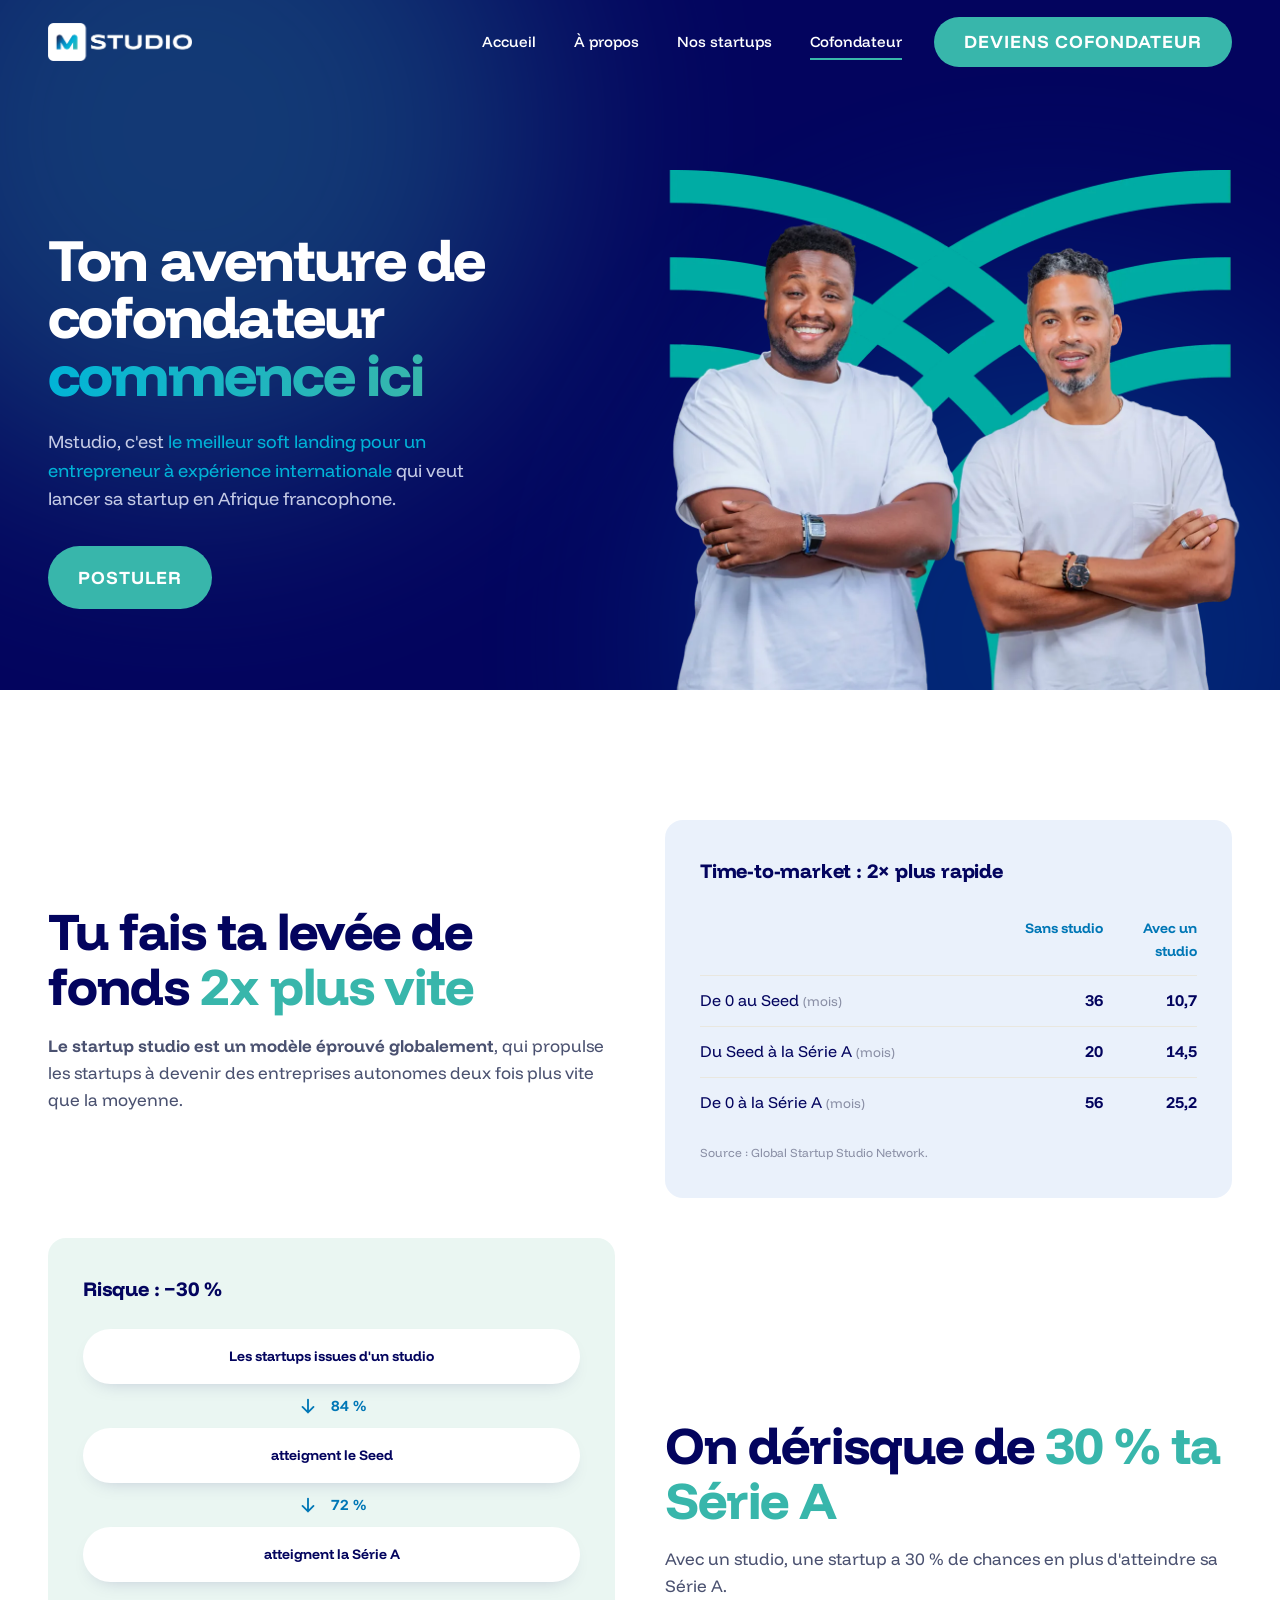
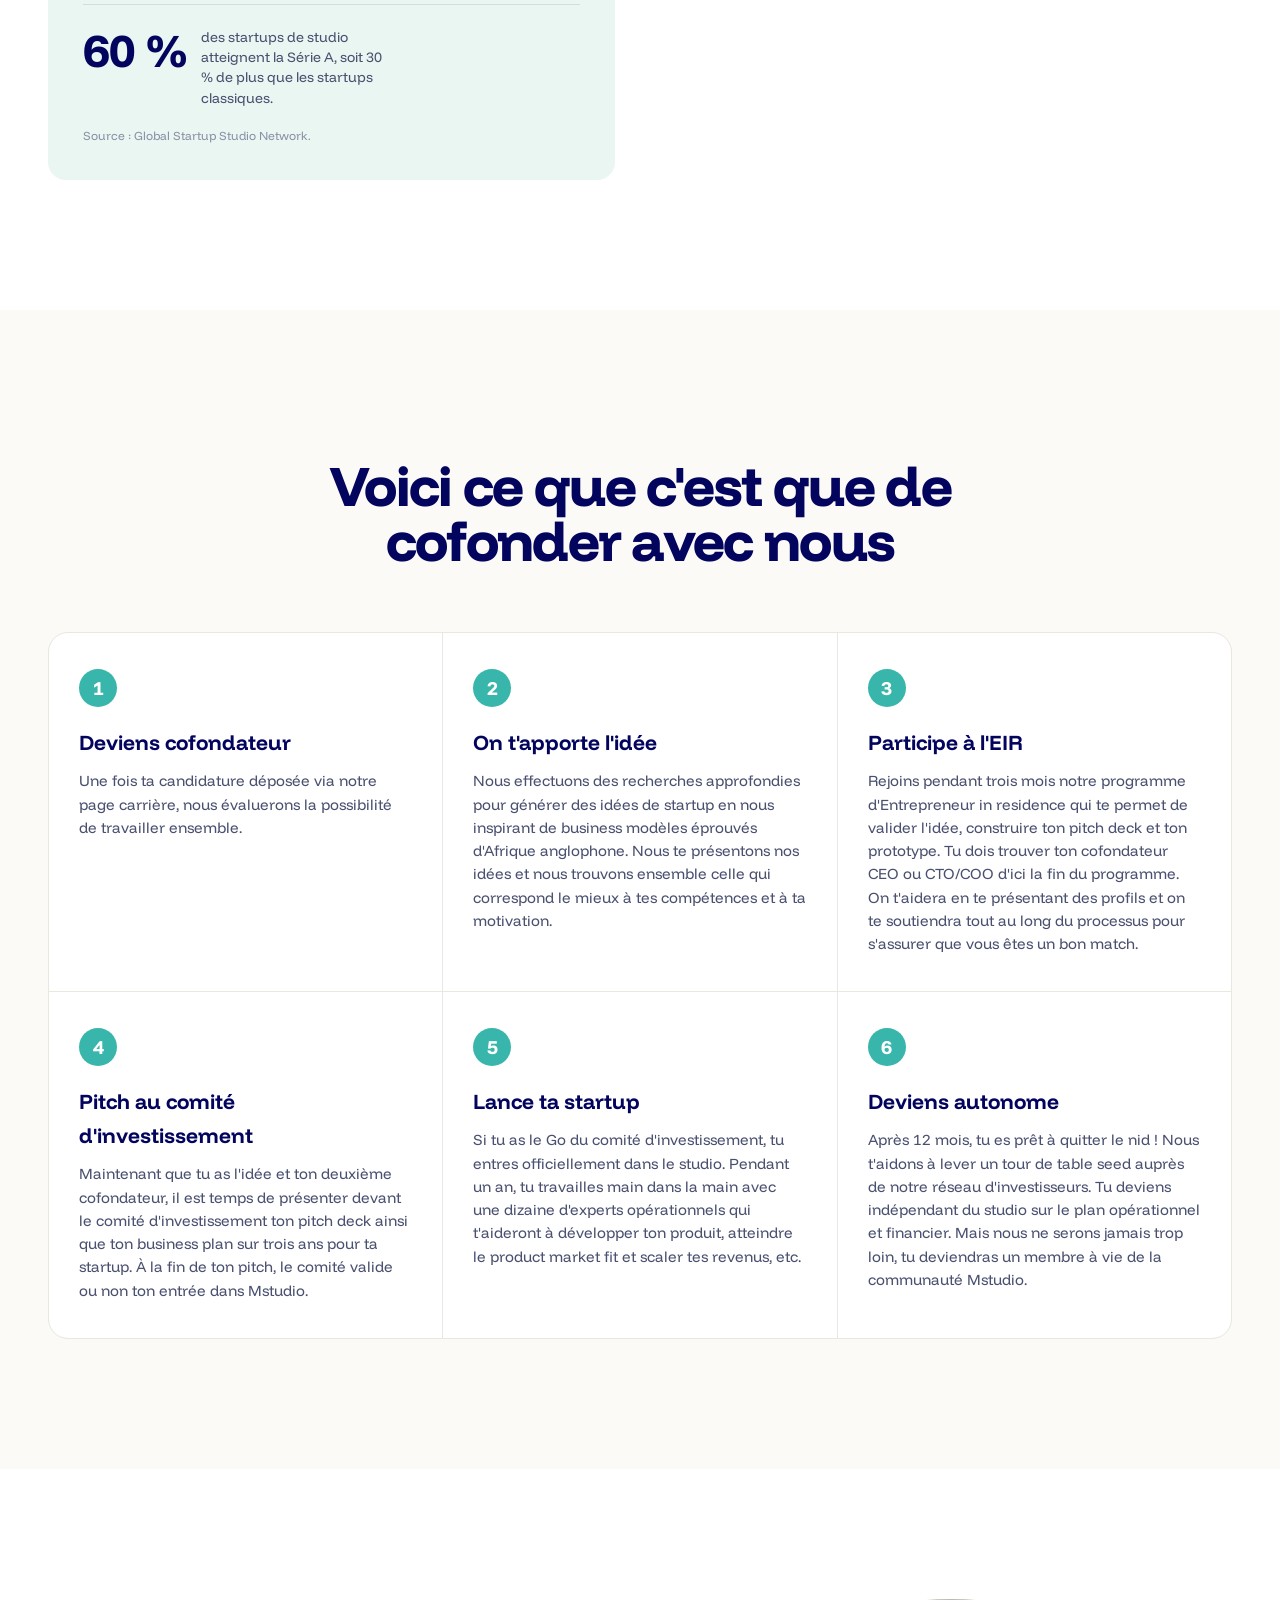
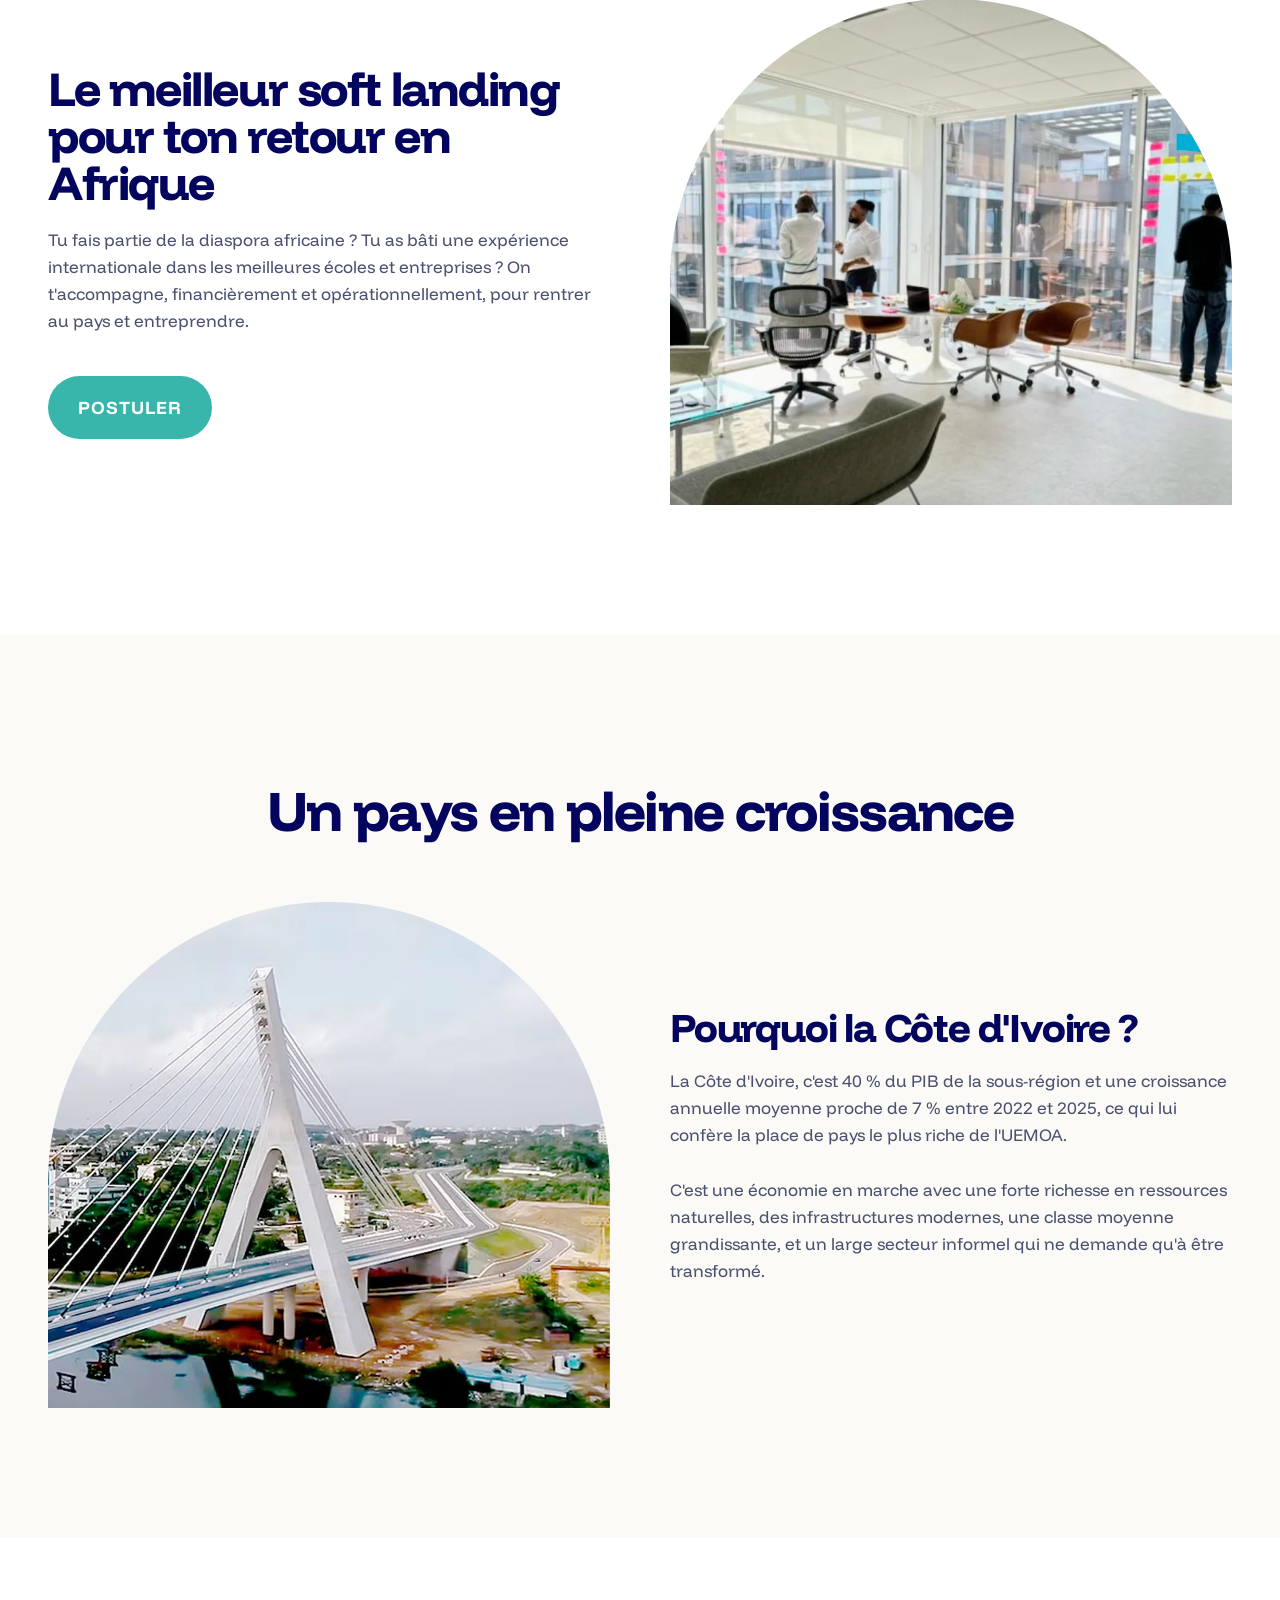
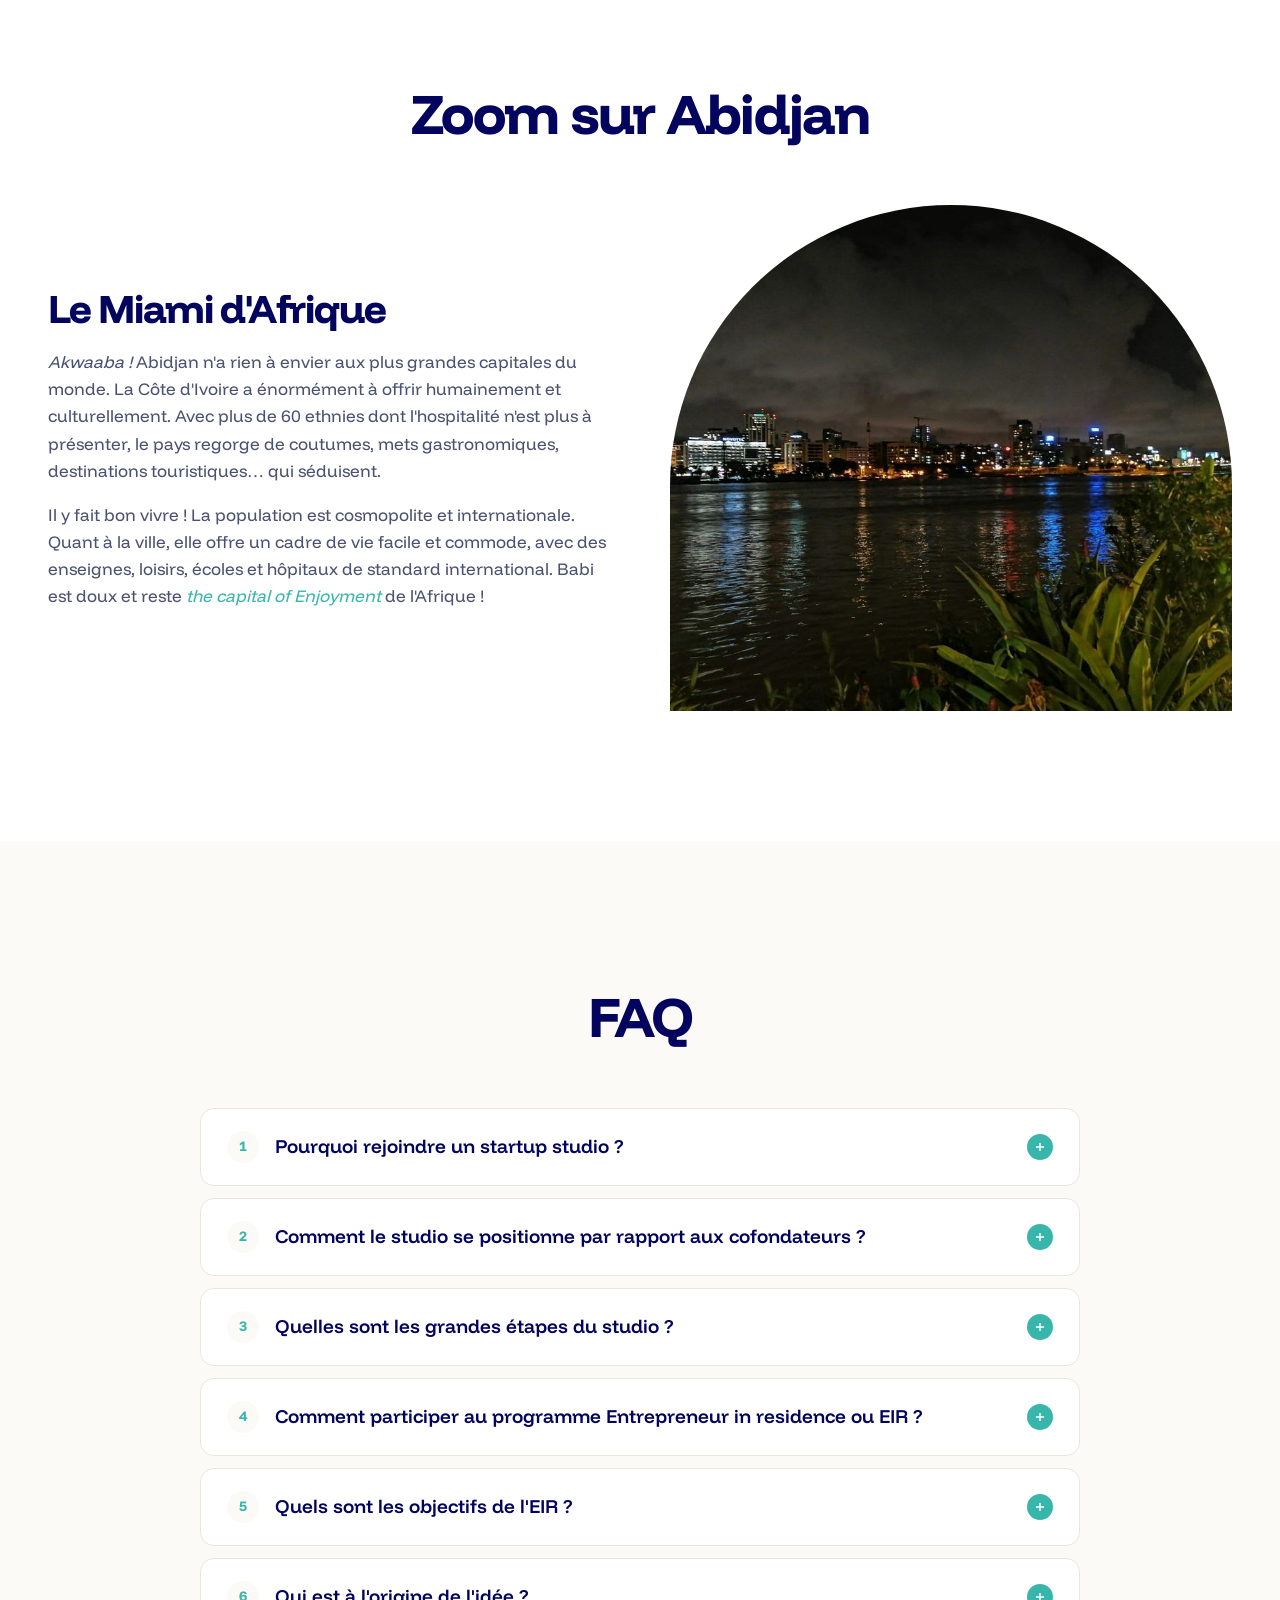
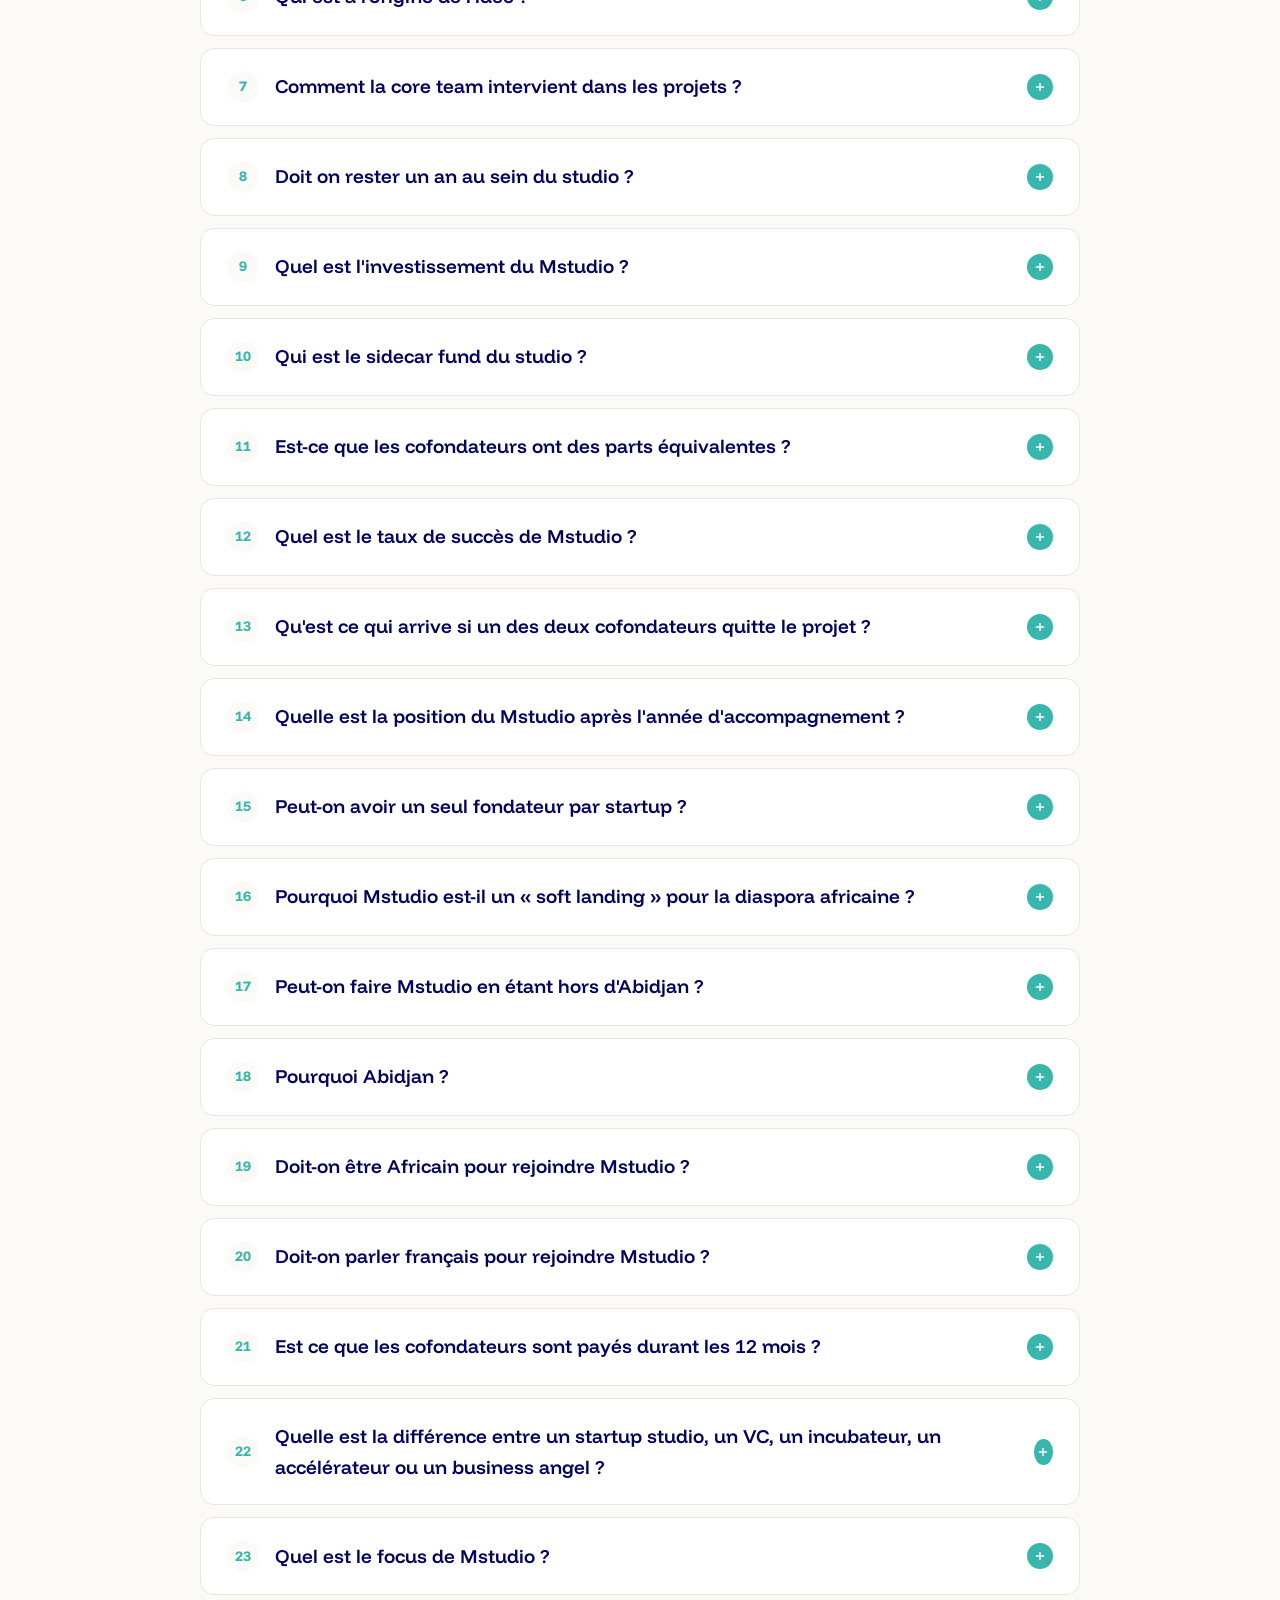
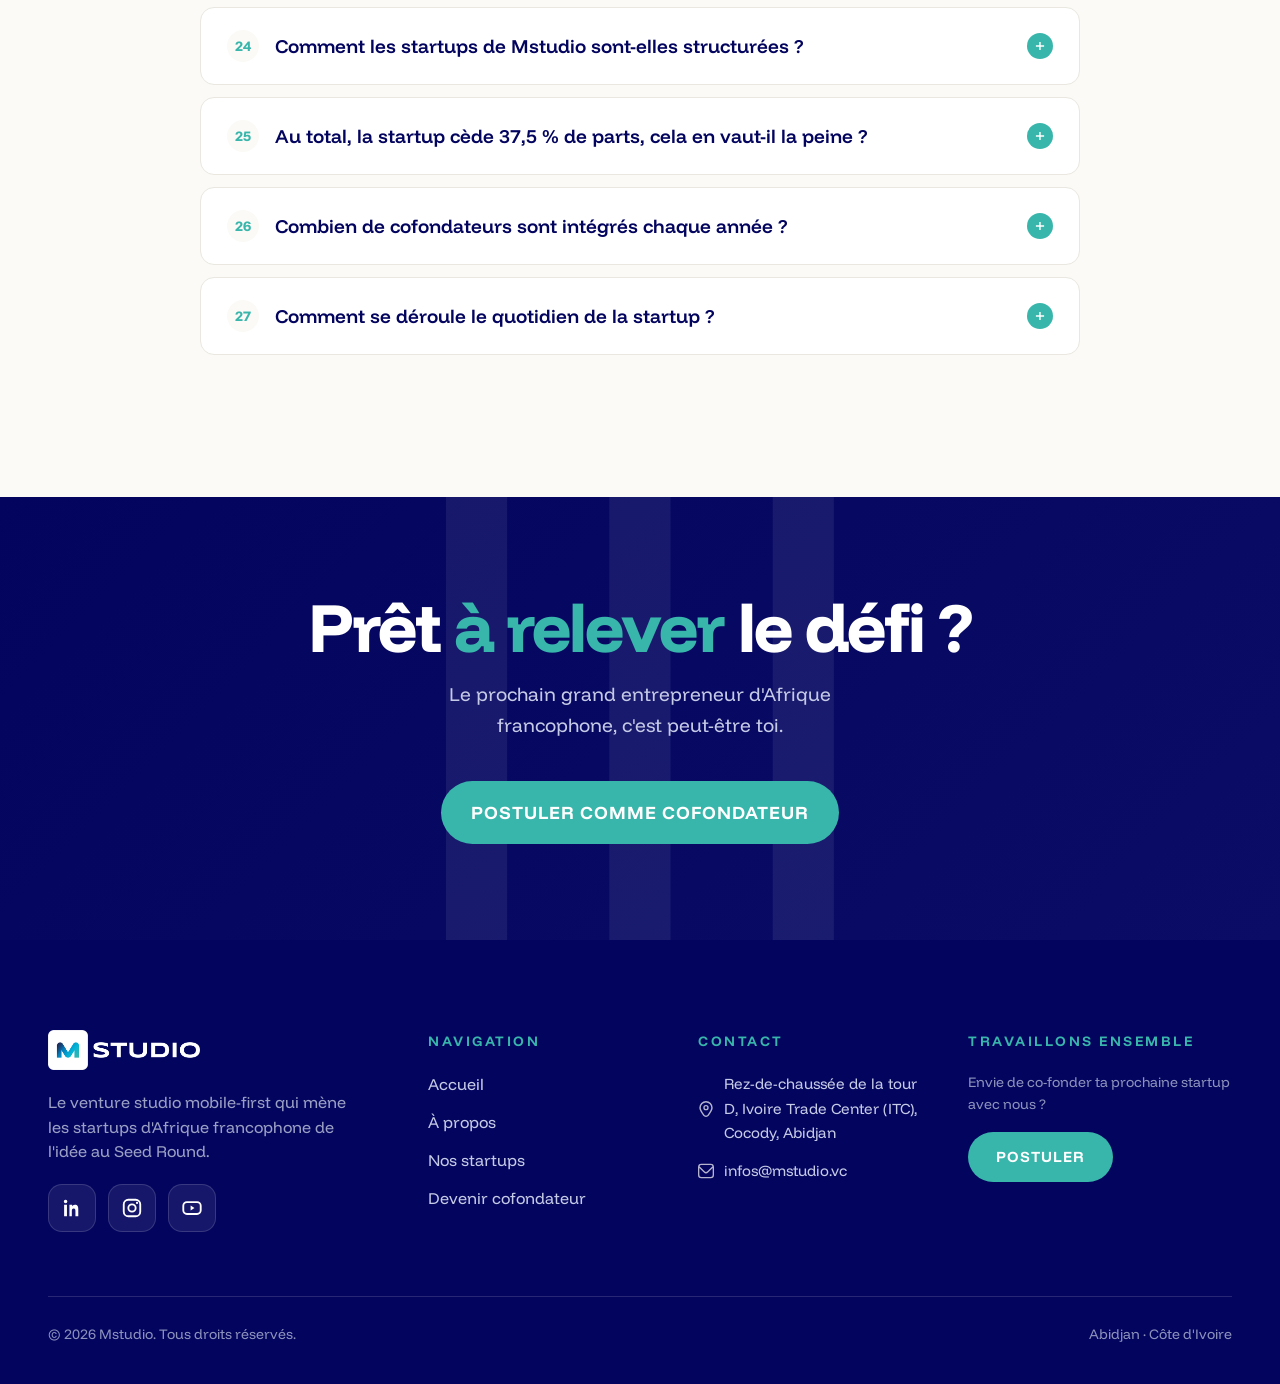
<file: cofondateur.html>
<!doctype html>
<html lang="fr">
<head>
<meta charset="utf-8">
<title>Devenir cofondateur · Mstudio</title>
<meta name="viewport" content="width=device-width, initial-scale=1">
<link rel="stylesheet" href="v2.css?v=50">
<link rel="icon" type="image/png" sizes="32x32" href="assets/favicon-32.png">
<link rel="icon" type="image/png" sizes="256x256" href="assets/favicon.png">
<link rel="apple-touch-icon" href="assets/apple-touch-icon.png">
<style>
.cf-hero{position:relative;background:var(--space);color:#fff;padding:150px 0 0;overflow:hidden;}
.cf-hero .hero-glow{position:absolute;width:700px;height:700px;border-radius:50%;filter:blur(120px);opacity:.3;pointer-events:none;}
.cf-hero .g1{background:var(--ocean);top:-220px;left:-160px;}
.cf-hero .g2{background:var(--ciel);bottom:-300px;right:-120px;opacity:.2;}
.cf-hero-grid{position:relative;z-index:2;display:grid;grid-template-columns:1fr 1fr;gap:56px;align-items:center;}
.cf-hero h1{font-size:clamp(36px,4.6vw,64px);font-weight:800;margin:0;}
.cf-hero h1 .tint{background:linear-gradient(100deg,var(--ciel),var(--ocean));-webkit-background-clip:text;background-clip:text;-webkit-text-fill-color:transparent;color:transparent;}
.cf-hero p{font-size:18px;color:#c5cbe6;margin:24px 0 0;max-width:46ch;line-height:1.6;}
.cf-hero .btn{margin-top:32px;}
.cf-collage{display:grid;grid-template-columns:1fr 1fr 1fr;gap:12px;}
.cf-collage img{width:100%;aspect-ratio:1/1.1;object-fit:cover;border-radius:14px;}
.cf-collage .span2{grid-column:span 2;aspect-ratio:auto;height:100%;}
.cf-hero-arcs{position:relative;align-self:stretch;min-height:540px;display:flex;align-items:flex-end;justify-content:center;}
.cf-hero-arcs .cf-slide{position:absolute;bottom:0;left:50%;transform:translateX(-50%);width:auto;height:520px;max-width:none;object-fit:contain;object-position:bottom;opacity:0;transition:opacity 1.8s var(--ease);pointer-events:none;}
.cf-hero-arcs .cf-slide.on{opacity:1;}

.cf-stats{display:grid;grid-template-columns:1fr 1fr;gap:50px;align-items:center;}
.cf-stats .big{font-family:'Funnel Display';font-weight:800;font-size:clamp(34px,4.4vw,52px);line-height:1.05;letter-spacing:-0.02em;color:var(--space);}
.cf-stats .big .tint{color:var(--ocean);}
.cf-stats p{color:var(--slate);font-size:17px;margin:18px 0 0;line-height:1.6;}
.cf-card{background:var(--bone);border:1px solid var(--line);border-radius:18px;padding:34px;}
.cf-card h4{margin:0 0 18px;font-size:14px;letter-spacing:.12em;text-transform:uppercase;color:var(--ocean);}
.cf-row{display:flex;justify-content:space-between;padding:12px 0;border-top:1px solid var(--line);font-size:16px;}
.cf-row:first-of-type{border-top:none;}
.cf-row b{color:var(--space);}
.risk-flow{display:flex;flex-direction:column;align-items:stretch;gap:0;position:relative;}
.risk-box{background:#fff;border-radius:100px;padding:16px 24px;text-align:center;font-weight:700;font-size:14px;color:var(--space);box-shadow:0 8px 20px -12px rgba(3,4,94,.25);}
.risk-step{display:flex;align-items:center;justify-content:center;gap:12px;padding:10px 0;}
.risk-step svg{width:22px;height:22px;}
.risk-step span{color:var(--azur);font-weight:700;font-size:15px;}
.risk-result{display:flex;align-items:flex-start;gap:14px;margin-top:22px;padding-top:22px;border-top:1px solid rgba(3,4,94,.1);}
.risk-result .rp{font-family:'Funnel Display';font-weight:800;font-size:46px;line-height:1;color:var(--space);}
.risk-result p{margin:0;font-size:14px;color:var(--slate);line-height:1.45;max-width:24ch;}

.steps6{display:grid;grid-template-columns:repeat(3,1fr);gap:1px;background:var(--line);border:1px solid var(--line);border-radius:20px;overflow:hidden;}
.st6{background:#fff;padding:36px 30px;transition:background .3s;}
.st6:hover{background:var(--bone);}
.st6 .no{width:38px;height:38px;border-radius:50%;background:var(--ocean);color:#fff;font-family:'Funnel Display';font-weight:800;display:grid;place-items:center;margin-bottom:18px;}
.st6 h3{font-size:21px;font-weight:700;margin:0 0 10px;}
.st6 p{font-size:15px;color:var(--slate);margin:0;line-height:1.55;}

.soft{display:grid;grid-template-columns:1fr 1fr;gap:60px;align-items:center;}
.soft h2{font-size:clamp(30px,4vw,48px);font-weight:800;margin:0 0 20px;}
.soft p{color:var(--slate);font-size:17px;line-height:1.6;}
.soft img{width:100%;border-radius:200px 200px 20px 20px;object-fit:cover;aspect-ratio:4/3.6;}

.faq-wrap{max-width:880px;margin:0 auto;}
.faq{border:1px solid var(--line);border-radius:14px;margin-bottom:12px;overflow:hidden;background:#fff;}
.faq summary{list-style:none;cursor:pointer;padding:22px 26px;display:flex;align-items:center;gap:16px;font-weight:600;font-size:19px;color:var(--space);}
.faq summary::-webkit-details-marker{display:none;}
.faq .qn{flex:0 0 auto;width:32px;height:32px;border-radius:50%;background:var(--bone);color:var(--ocean);font-family:'Funnel Display';font-weight:800;font-size:14px;display:grid;place-items:center;}
.faq .chev{margin-left:auto;width:26px;height:26px;border-radius:50%;background:var(--ocean);display:grid;place-items:center;transition:transform .3s;}
.faq .chev svg{width:14px;height:14px;stroke:#fff;fill:none;stroke-width:2.4;}
.faq[open] .chev{transform:rotate(45deg);}
.faq p{margin:0;padding:0 26px 24px 72px;color:var(--slate);font-size:18px;line-height:1.65;}

@media(max-width:900px){
  .cf-hero-grid,.cf-stats,.soft{grid-template-columns:1fr;gap:36px;}
  .cf-hero-arcs{display:none;}
  .steps6{grid-template-columns:1fr;}
  .soft img{border-radius:120px 120px 16px 16px;}
}
@media(max-width:600px){
  .cf-hero{padding:130px 0 0;}
  .cf-hero .btn,.soft .btn{width:100%;max-width:360px;}
  .cf-card{padding:26px 20px;}
  .cf-row{font-size:14px;}
  .faq summary{padding:18px;font-size:17px;gap:12px;}
  .faq p{padding:0 18px 20px 18px;font-size:16px;}
}
</style>
<!-- SEO -->
<meta name="description" content="Deviens cofondateur avec Mstudio : un programme à Abidjan pour passer de l'idée au Seed Round, avec financement, équipe d'experts et réseau.">
<meta name="robots" content="index,follow">
<meta name="theme-color" content="#03045E">
<link rel="canonical" href="https://www.mstudio.vc/cofondateur.html">
<meta property="og:type" content="website">
<meta property="og:site_name" content="Mstudio">
<meta property="og:locale" content="fr_FR">
<meta property="og:title" content="Devenir cofondateur · Mstudio">
<meta property="og:description" content="Deviens cofondateur avec Mstudio : un programme à Abidjan pour passer de l'idée au Seed Round, avec financement, équipe d'experts et réseau.">
<meta property="og:url" content="https://www.mstudio.vc/cofondateur.html">
<meta property="og:image" content="https://www.mstudio.vc/assets/og-cover.png">
<meta property="og:image:width" content="1200">
<meta property="og:image:height" content="630">
<meta name="twitter:card" content="summary_large_image">
<meta name="twitter:title" content="Devenir cofondateur · Mstudio">
<meta name="twitter:description" content="Deviens cofondateur avec Mstudio : un programme à Abidjan pour passer de l'idée au Seed Round, avec financement, équipe d'experts et réseau.">
<meta name="twitter:image" content="https://www.mstudio.vc/assets/og-cover.png">
<!-- /SEO -->
</head>
<body>

<header class="nav" id="nav">
  <div class="wrap nav-in">
    <a class="nav-logo" href="index.html"><img class="logo-white" src="assets/logo-white.png" alt="Mstudio"><img class="logo-color" src="assets/logo-color.png" alt="Mstudio"></a>
    <nav class="nav-menu" id="navMenu">
      <a href="index.html">Accueil</a>
      <a href="a-propos.html">À propos</a>
      <a href="startups.html">Nos startups</a>
      <a href="cofondateur.html" class="active">Cofondateur</a>
      <a href="https://mstudio.recruitee.com" target="_blank" rel="noopener" class="m-only btn btn-accent" style="margin-top:8px;justify-content:center;">Deviens cofondateur</a>
    </nav>
    <div class="nav-right">
      <a href="https://mstudio.recruitee.com" target="_blank" rel="noopener" class="btn btn-cofounder" style="font-size: 18px; padding: 17px 30px; height: 50px; letter-spacing: 1px">Deviens cofondateur</a>
      <button class="nav-burger" id="navBurger" aria-label="Menu"><span></span><span></span><span></span></button>
    </div>
  </div>
</header>

<section class="cf-hero">
  <div class="hero-glow g1"></div>
  <div class="hero-glow g2"></div>
  <div class="wrap cf-hero-grid">
    <div>
      <h1 class="disp reveal">Ton aventure de cofondateur <span class="tint">commence ici</span></h1>
      <p class="reveal d1">Mstudio, c'est <span style="color:var(--ciel)">le meilleur soft landing pour un entrepreneur à expérience internationale</span> qui veut lancer sa startup en Afrique francophone.</p>
      <a href="https://mstudio.recruitee.com" target="_blank" rel="noopener" class="btn btn-accent reveal d2">Postuler</a>
    </div>
    <div class="cf-hero-arcs reveal d1">
      <img class="cf-slide on" src="assets/cf-1.webp" alt="">
      <img class="cf-slide" src="assets/cf-2.webp" alt="">
      <img class="cf-slide" src="assets/cf-4.webp" alt="">
      <img class="cf-slide" src="assets/cf-5.webp" alt="">
    </div>
  </div>
</section>

<section class="section">
  <div class="wrap cf-stats">
    <div class="reveal">
      <div class="big disp">Tu fais ta levée de fonds <span class="tint">2x plus vite</span></div>
      <p><b>Le startup studio est un modèle éprouvé globalement</b>, qui propulse les startups à devenir des entreprises autonomes deux fois plus vite que la moyenne.</p>
    </div>
    <div class="cf-card reveal d1" style="background:#EAF1FB;border-color:transparent;">
      <h4 style="color:var(--space);font-size:20px;font-family:'Funnel Display';font-weight:800;text-transform:none;letter-spacing:-0.01em;">Time-to-market : 2× plus rapide</h4>
      <div class="cf-row" style="color:var(--azur);font-size:14px;text-transform:none;font-weight:700;border-top:none;"><span></span><span style="display:flex;gap:24px;"><b style="width:78px;text-align:right;color:var(--azur);">Sans studio</b><b style="width:70px;text-align:right;color:var(--azur);">Avec un studio</b></span></div>
      <div class="cf-row"><span>De 0 au Seed <small style="color:var(--mut)">(mois)</small></span><span style="display:flex;gap:24px;"><b style="width:78px;text-align:right;">36</b><b style="width:70px;text-align:right;">10,7</b></span></div>
      <div class="cf-row"><span>Du Seed à la Série A <small style="color:var(--mut)">(mois)</small></span><span style="display:flex;gap:24px;"><b style="width:78px;text-align:right;">20</b><b style="width:70px;text-align:right;">14,5</b></span></div>
      <div class="cf-row"><span>De 0 à la Série A <small style="color:var(--mut)">(mois)</small></span><span style="display:flex;gap:24px;"><b style="width:78px;text-align:right;">56</b><b style="width:70px;text-align:right;">25,2</b></span></div>
      <p style="margin:16px 0 0;font-size:12px;color:var(--mut);">Source : Global Startup Studio Network.</p>
    </div>
  </div>

  <div class="wrap cf-stats" style="margin-top:40px;">
    <div class="cf-card reveal" style="background:#EAF6F2;border-color:transparent;">
      <h4 style="color:var(--space);font-size:20px;font-family:'Funnel Display';font-weight:800;text-transform:none;letter-spacing:-0.01em;margin-bottom:24px;">Risque : −30 %</h4>
      <div class="risk-flow">
        <div class="risk-box">Les startups issues d'un studio</div>
        <div class="risk-step"><svg viewBox="0 0 24 24" fill="none" stroke="var(--azur)" stroke-width="2"><path d="M12 5v14M6 13l6 6 6-6" stroke-linecap="round" stroke-linejoin="round"/></svg><span>84 %</span></div>
        <div class="risk-box">atteignent le Seed</div>
        <div class="risk-step"><svg viewBox="0 0 24 24" fill="none" stroke="var(--azur)" stroke-width="2"><path d="M12 5v14M6 13l6 6 6-6" stroke-linecap="round" stroke-linejoin="round"/></svg><span>72 %</span></div>
        <div class="risk-box">atteignent la Série A</div>
        <div class="risk-result"><div class="rp">60 %</div><p>des startups de studio atteignent la Série A, soit 30 % de plus que les startups classiques.</p></div>
      </div>
      <p style="margin:18px 0 0;font-size:12px;color:var(--mut);">Source : Global Startup Studio Network.</p>
    </div>
    <div class="reveal d1">
      <div class="big disp">On dérisque de <span class="tint">30 % ta Série A</span></div>
      <p>Avec un studio, une startup a 30 % de chances en plus d'atteindre sa Série A.</p>
    </div>
  </div>
</section>

<section class="section bone">
  <div class="wrap">
    <div class="shead center reveal"><h2 class="disp">Voici ce que c'est que de cofonder avec nous</h2></div>
    <div class="steps6">
      <div class="st6 reveal"><div class="no">1</div><h3>Deviens cofondateur</h3><p>Une fois ta candidature déposée via notre page carrière, nous évaluerons la possibilité de travailler ensemble.</p></div>
      <div class="st6 reveal d1"><div class="no">2</div><h3>On t'apporte l'idée</h3><p>Nous effectuons des recherches approfondies pour générer des idées de startup en nous inspirant de business modèles éprouvés d'Afrique anglophone. Nous te présentons nos idées et nous trouvons ensemble celle qui correspond le mieux à tes compétences et à ta motivation.</p></div>
      <div class="st6 reveal d2"><div class="no">3</div><h3>Participe à l'EIR</h3><p>Rejoins pendant trois mois notre programme d'Entrepreneur in residence qui te permet de valider l'idée, construire ton pitch deck et ton prototype. Tu dois trouver ton cofondateur CEO ou CTO/COO d'ici la fin du programme. On t'aidera en te présentant des profils et on te soutiendra tout au long du processus pour s'assurer que vous êtes un bon match.</p></div>
      <div class="st6 reveal"><div class="no">4</div><h3>Pitch au comité d'investissement</h3><p>Maintenant que tu as l'idée et ton deuxième cofondateur, il est temps de présenter devant le comité d'investissement ton pitch deck ainsi que ton business plan sur trois ans pour ta startup. À la fin de ton pitch, le comité valide ou non ton entrée dans Mstudio.</p></div>
      <div class="st6 reveal d1"><div class="no">5</div><h3>Lance ta startup</h3><p>Si tu as le Go du comité d'investissement, tu entres officiellement dans le studio. Pendant un an, tu travailles main dans la main avec une dizaine d'experts opérationnels qui t'aideront à développer ton produit, atteindre le product market fit et scaler tes revenus, etc.</p></div>
      <div class="st6 reveal d2"><div class="no">6</div><h3>Deviens autonome</h3><p>Après 12 mois, tu es prêt à quitter le nid ! Nous t'aidons à lever un tour de table seed auprès de notre réseau d'investisseurs. Tu deviens indépendant du studio sur le plan opérationnel et financier. Mais nous ne serons jamais trop loin, tu deviendras un membre à vie de la communauté Mstudio.</p></div>
    </div>
  </div>
</section>

<section class="section">
  <div class="wrap soft">
    <div class="reveal">
      <h2 class="disp">Le meilleur soft landing pour ton retour en Afrique</h2>
      <p>Tu fais partie de la diaspora africaine ? Tu as bâti une expérience internationale dans les meilleures écoles et entreprises ? On t'accompagne, financièrement et opérationnellement, pour rentrer au pays et entreprendre.</p>
      <a href="https://mstudio.recruitee.com" target="_blank" rel="noopener" class="btn btn-accent" style="margin-top:24px;">Postuler</a>
    </div>
    <img class="reveal d1" src="assets/bureaux.webp" alt="Les bureaux Mstudio à Abidjan" style="border-radius: 1000px 1000px 0px 0px">
  </div>
</section>

<section class="section bone">
  <div class="wrap">
    <div class="shead center reveal"><h2 class="disp">Un pays en pleine croissance</h2></div>
    <div class="soft">
      <img class="reveal" src="assets/abidjan-bridge.webp" alt="Le pont d'Abidjan" style="border-radius: 1000px 1000px 0px 0px">
      <div class="reveal d1">
        <h2 class="disp" style="font-size:clamp(26px,3.2vw,40px);">Pourquoi la Côte d'Ivoire ?</h2>
        <p>La Côte d'Ivoire, c'est 40 % du PIB de la sous-région et une croissance annuelle moyenne proche de 7 % entre 2022 et 2025, ce qui lui confère la place de pays le plus riche de l'UEMOA.<br><br>C'est une économie en marche avec une forte richesse en ressources naturelles, des infrastructures modernes, une classe moyenne grandissante, et un large secteur informel qui ne demande qu'à être transformé.</p>
      </div>
    </div>
  </div>
</section>

<section class="section">
  <div class="wrap">
    <div class="shead center reveal"><h2 class="disp">Zoom sur Abidjan</h2></div>
    <div class="soft">
      <div class="reveal">
        <h2 class="disp" style="font-size:clamp(26px,3.2vw,40px);">Le Miami d'Afrique</h2>
        <p><em>Akwaaba !</em> Abidjan n'a rien à envier aux plus grandes capitales du monde. La Côte d'Ivoire a énormément à offrir humainement et culturellement. Avec plus de 60 ethnies dont l'hospitalité n'est plus à présenter, le pays regorge de coutumes, mets gastronomiques, destinations touristiques… qui séduisent.</p>
        <p style="margin-top:16px;">Il y fait bon vivre ! La population est cosmopolite et internationale. Quant à la ville, elle offre un cadre de vie facile et commode, avec des enseignes, loisirs, écoles et hôpitaux de standard international. Babi est doux et reste <span style="color:var(--ocean);font-style:italic;">the capital of Enjoyment</span> de l'Afrique !</p>
      </div>
      <img class="reveal d1" src="assets/abidjan-night.jpg" alt="Abidjan, le Miami d'Afrique" style="border-radius: 1000px 1000px 0px 0px">
    </div>
  </div>
</section>

<section class="section bone">
  <div class="wrap">
    <div class="shead center reveal"><h2 class="disp">FAQ</h2></div>
    <div class="faq-wrap">
      <details class="faq reveal"><summary><span class="qn">1</span>Pourquoi rejoindre un startup studio ?<span class="chev"><svg viewBox="0 0 24 24"><path d="M12 5v14M5 12h14"/></svg></span></summary><p>Le modèle de startup studio existe depuis des décennies. Il s'exporte de plus en plus vers l'Afrique car il a fait ses preuves en Europe et aux Etats-Unis.</p><img src="assets/faq-unicorns.png" alt="Les Startup studios : une fabrique à licornes" style="width:100%;max-width:680px;margin:18px auto 4px;display:block;"></details>
      <details class="faq reveal"><summary><span class="qn">2</span>Comment le studio se positionne par rapport aux cofondateurs ?<span class="chev"><svg viewBox="0 0 24 24"><path d="M12 5v14M5 12h14"/></svg></span></summary><p>Une fois que la startup entre officiellement dans le studio, nous devenons le troisième co-fondateur "institutionnel". En échange de l'accompagnement que nous apportons à la startup, nous prenons une participation dans son capital.</p></details>
      <details class="faq reveal"><summary><span class="qn">3</span>Quelles sont les grandes étapes du studio ?<span class="chev"><svg viewBox="0 0 24 24"><path d="M12 5v14M5 12h14"/></svg></span></summary><p>Le cofondateur rejoint premièrement notre programme d'Entrepreneur in residence (EIR) qui dure trois mois. À la fin de ce dernier, il pitche devant le comité d'investissement (IC) qui donne son GO ou NO GO. En cas de GO, la startup est incorporée et entre officiellement dans Mstudio. Une fois dans le studio, la première année est dédiée au développement du MVP et l'atteinte du Product Market Fit.</p><img src="assets/faq-3.png" alt="" style="width:100%;max-width:680px;margin:18px auto 4px;display:block;border-radius:8px;"></details>
      <details class="faq reveal"><summary><span class="qn">4</span>Comment participer au programme Entrepreneur in residence ou EIR ?<span class="chev"><svg viewBox="0 0 24 24"><path d="M12 5v14M5 12h14"/></svg></span></summary><p>Il suffit de postuler pour devenir cofondateur CEO ou CTO/COO via notre page carrière. Si ton profil correspond à nos critères, notre équipe de recrutement te contactera pour t'inviter à un entretien préliminaire, qui sera suivi d'une épreuve de pitch.</p></details>
      <details class="faq reveal"><summary><span class="qn">5</span>Quels sont les objectifs de l'EIR ?<span class="chev"><svg viewBox="0 0 24 24"><path d="M12 5v14M5 12h14"/></svg></span></summary><p>Durant les trois mois d'EIR, les entrepreneurs doivent réaliser une étude comparative des meilleures startups dans leur domaine à l'international pour s'en inspirer, valider l'idée auprès de clients finaux, développer une proposition de valeur, construire un pitch deck, un business plan, tester un prototype et développer un MVP.</p><img src="assets/faq-5.png" alt="" style="width:100%;max-width:680px;margin:18px auto 4px;display:block;border-radius:8px;"></details>
      <details class="faq reveal"><summary><span class="qn">6</span>Qui est à l'origine de l'idée ?<span class="chev"><svg viewBox="0 0 24 24"><path d="M12 5v14M5 12h14"/></svg></span></summary><p>Mstudio source des idées de modèles économiques à succès d'Afrique anglophone, et les réplique en Afrique francophone. Très souvent, une startup qui a levé plus de 3M € en Afrique anglophone a un équivalent en Amérique latine ou Asie du Sud-Est ayant levé encore plus d'argent. Cela confirme que la startup en question traite bel et bien un sujet éprouvé que l'on peut facilement adapter aux réalités de l'Afrique francophone.</p><img src="assets/faq-6.png" alt="" style="width:100%;max-width:680px;margin:18px auto 4px;display:block;border-radius:8px;"></details>
      <details class="faq reveal"><summary><span class="qn">7</span>Comment la core team intervient dans les projets ?<span class="chev"><svg viewBox="0 0 24 24"><path d="M12 5v14M5 12h14"/></svg></span></summary><p>Le développement du produit et sa commercialisation restent au sein de la startup, et sont la responsabilité des co-fondateurs CEO et CTO/COO. La core team de Mstudio vient en renfort pour accélérer la croissance de la startup sur les sujets suivants : UI/UX design, produit & architecture, recrutement, comptabilité, fundraising, marketing digital, etc.</p><img src="assets/faq-7.png" alt="" style="width:100%;max-width:680px;margin:18px auto 4px;display:block;border-radius:8px;"></details>
      <details class="faq reveal"><summary><span class="qn">8</span>Doit on rester un an au sein du studio ?<span class="chev"><svg viewBox="0 0 24 24"><path d="M12 5v14M5 12h14"/></svg></span></summary><p>Nous pensons que douze mois sont nécessaires pour emmener la startup à atteindre un bon niveau de croissance et devenir autonome. Néanmoins, il peut y avoir des exceptions.</p></details>
      <details class="faq reveal"><summary><span class="qn">9</span>Quel est l'investissement du Mstudio ?<span class="chev"><svg viewBox="0 0 24 24"><path d="M12 5v14M5 12h14"/></svg></span></summary><p>Durant l'EIR, Mstudio prend en charge à hauteur de 15 000 € les dépenses opérationnelles de la startup. Cela inclut une aide aux frais de nourriture, transport et logement pour les cofondateurs. Les détails précis te seront communiqués lors d'un appel avec notre équipe de recrutement. Par ailleurs, chaque cofondateur est responsable du paiement des frais d'incorporation pour sa startup, qui s'élèvent à 1 500 €. Ce montant est dû entre la première et la deuxième semaine d'EIR. Post comité d'investissement, Mstudio investit 250 000 € par an et par startup, en nature, en échange d'une prise de participation de 25 %. Ce montant est valorisé fois deux, soit 500 000 €.</p></details>
      <details class="faq reveal"><summary><span class="qn">10</span>Qui est le sidecar fund du studio ?<span class="chev"><svg viewBox="0 0 24 24"><path d="M12 5v14M5 12h14"/></svg></span></summary><p>Le Sidecar fund du studio est un VC international avec la capacité financière pour accompagner nos startups sur deux ans. Celui-ci investit en cash 250 000 € dans chaque startup en échange d'une prise de participation de 12,5 %.</p></details>
      <details class="faq reveal"><summary><span class="qn">11</span>Est-ce que les cofondateurs ont des parts équivalentes ?<span class="chev"><svg viewBox="0 0 24 24"><path d="M12 5v14M5 12h14"/></svg></span></summary><p>Nous suggérons fortement que les deux cofondateurs aient chacun 50% des parts au démarrage, car c'est l'exécution et l'engagement sur le long-terme qui comptent.</p></details>
      <details class="faq reveal"><summary><span class="qn">12</span>Quel est le taux de succès de Mstudio ?<span class="chev"><svg viewBox="0 0 24 24"><path d="M12 5v14M5 12h14"/></svg></span></summary><p>Les startups qui ressortent de studios ont globalement un taux de succès moyen de 60 % (source : Global Startup Studio Network).</p><img src="assets/faq-12.png" alt="" style="width:100%;max-width:680px;margin:18px auto 4px;display:block;border-radius:8px;"></details>
      <details class="faq reveal"><summary><span class="qn">13</span>Qu'est ce qui arrive si un des deux cofondateurs quitte le projet ?<span class="chev"><svg viewBox="0 0 24 24"><path d="M12 5v14M5 12h14"/></svg></span></summary><p>Le deuxième co-fondateur restant est libre de poursuivre le projet. Il suffit alors de recruter un cofondateur pour remplacer celui qui sort. Les termes de Mstudio protègent le projet en premier.</p></details>
      <details class="faq reveal"><summary><span class="qn">14</span>Quelle est la position du Mstudio après l'année d'accompagnement ?<span class="chev"><svg viewBox="0 0 24 24"><path d="M12 5v14M5 12h14"/></svg></span></summary><p>Une fois que la startup a levé son Seed, elle devient une startup tout à fait « normale » et sort du studio. Les fondateurs sont aux commandes, ils disposent d'un conseil d'administration composé des fondateurs et des principaux investisseurs, dont Mstudio. Au fur et à mesure que la startup se développe, l'équipe s'agrandit également. À mesure que la consommation de trésorerie augmente, la startup doit généralement lever des tours de financement supplémentaires, souvent auprès de sociétés de capital-risque (séries A, B, C...). En général, les startups ne sont pas rentables pendant longtemps, car elles ont tendance à investir beaucoup dans la croissance de la boite (par exemple en embauchant des ingénieurs, des commerciaux, du marketing, etc.). À noter que Mstudio continue d'accompagner stratégiquement sur toute future levée de fonds. Mstudio reste actionnaire jusqu'à une « sortie », un rachat de parts, la société est vendue, ou cotée sur un marché public.</p></details>
      <details class="faq reveal"><summary><span class="qn">15</span>Peut-on avoir un seul fondateur par startup ?<span class="chev"><svg viewBox="0 0 24 24"><path d="M12 5v14M5 12h14"/></svg></span></summary><p>Non, nous croyons fortement que l'entrepreneuriat n'est pas une aventure solitaire. C'est ensemble en collaborant que nous allons plus loin !</p></details>
      <details class="faq reveal"><summary><span class="qn">16</span>Pourquoi Mstudio est-il un « soft landing » pour la diaspora africaine ?<span class="chev"><svg viewBox="0 0 24 24"><path d="M12 5v14M5 12h14"/></svg></span></summary><p>C'est le cadre idéal pour se lancer dans l'entrepreneuriat en Afrique francophone à moindre risque. Nous accompagnons nos entrepreneurs autant financièrement qu'opérationnellement à réussir sur le marché d'Afrique francophone.</p></details>
      <details class="faq reveal"><summary><span class="qn">17</span>Peut-on faire Mstudio en étant hors d'Abidjan ?<span class="chev"><svg viewBox="0 0 24 24"><path d="M12 5v14M5 12h14"/></svg></span></summary><p>Non, il faut vivre ou se relocaliser à Abidjan pour participer à Mstudio.</p></details>
      <details class="faq reveal"><summary><span class="qn">18</span>Pourquoi Abidjan ?<span class="chev"><svg viewBox="0 0 24 24"><path d="M12 5v14M5 12h14"/></svg></span></summary><p>Notre marché cible c'est l'UEMOA. Pour commencer, nous choisissons de nous lancer premièrement en Côte d'Ivoire, qui est le pays le plus riche de la sous-région mais aussi celui où Mstudio est implanté. Par la suite, nos startups vont scaler géographiquement sur le reste de l'UEMOA et de l'Afrique francophone de manière large. L'avantage clé de l'UEMOA est le fait que la sous-région a une langue et une monnaie unique.</p><img src="assets/faq-18.png" alt="" style="width:100%;max-width:680px;margin:18px auto 4px;display:block;border-radius:8px;"></details>
      <details class="faq reveal"><summary><span class="qn">19</span>Doit-on être Africain pour rejoindre Mstudio ?<span class="chev"><svg viewBox="0 0 24 24"><path d="M12 5v14M5 12h14"/></svg></span></summary><p>Pas du tout ! Nous souhaitons que chaque cohorte d'entrepreneurs soit diverse et variée en origine, background et expertise.</p></details>
      <details class="faq reveal"><summary><span class="qn">20</span>Doit-on parler français pour rejoindre Mstudio ?<span class="chev"><svg viewBox="0 0 24 24"><path d="M12 5v14M5 12h14"/></svg></span></summary><p>Oui. Nos startups servent le secteur informel d'Afrique francophone : parler français est indispensable pour comprendre le terrain et tes utilisateurs.</p></details>
      <details class="faq reveal"><summary><span class="qn">21</span>Est ce que les cofondateurs sont payés durant les 12 mois ?<span class="chev"><svg viewBox="0 0 24 24"><path d="M12 5v14M5 12h14"/></svg></span></summary><p>Les cofondateurs reçoivent un salaire décent en tant qu'employé de leur startup.</p></details>
      <details class="faq reveal"><summary><span class="qn">22</span>Quelle est la différence entre un startup studio, un VC, un incubateur, un accélérateur ou un business angel ?<span class="chev"><svg viewBox="0 0 24 24"><path d="M12 5v14M5 12h14"/></svg></span></summary><p>Les startup studios s'impliquent dans le début du processus de création des startups et s'occupent de leur apporter du capital financier et humain, c'est-à-dire un capital d'amorçage, qui est alloué à chaque projet en fonction de ses besoins, en plus d'un espace de travail, de différents outils, et même des collaborateurs qui travaillent sur les différents projets. En échange, le studio prend une participation dans le capital de la startup.</p><img src="assets/faq-22.png" alt="" style="width:100%;max-width:680px;margin:18px auto 4px;display:block;border-radius:8px;"></details>
      <details class="faq reveal"><summary><span class="qn">23</span>Quel est le focus de Mstudio ?<span class="chev"><svg viewBox="0 0 24 24"><path d="M12 5v14M5 12h14"/></svg></span></summary><p>Nous travaillons sur des solutions digitales qui transforment le secteur informel en Afrique francophone en utilisant l'interface mobile. Les startups que nous lançons ont des business models B2B ou B2B2C.</p><img src="assets/faq-23.webp" alt="" style="width:100%;max-width:680px;margin:18px auto 4px;display:block;border-radius:8px;"></details>
      <details class="faq reveal"><summary><span class="qn">24</span>Comment les startups de Mstudio sont-elles structurées ?<span class="chev"><svg viewBox="0 0 24 24"><path d="M12 5v14M5 12h14"/></svg></span></summary><p>Nos startups sont toutes incorporées au Delaware. La structure au Delaware devient alors la holding de la filiale en Côte d'Ivoire.</p></details>
      <details class="faq reveal"><summary><span class="qn">25</span>Au total, la startup cède 37,5 % de parts, cela en vaut-il la peine ?<span class="chev"><svg viewBox="0 0 24 24"><path d="M12 5v14M5 12h14"/></svg></span></summary><p>Oui, et voici pourquoi. On finance tout pendant les 12 premiers mois : salaire minimum viable pour les fondateurs et les premières recrues, plus tous les coûts d'amorçage de ta startup. On apporte aussi une équipe d'une dizaine d'experts dédiés à ton projet, ce qu'aucune autre structure n'offre aujourd'hui. Tu n'es pas une petite équipe de fondateurs, mais une grande équipe prête à donner vie à ton projet. Résultat : tu passes de l'idée au MVP, à tes premiers clients et à ta levée bien plus vite. Et au-delà de la vitesse, c'est une question de profondeur : mentorat, accès à un vaste réseau et accompagnement concret sur la stratégie, le produit et l'entrée sur le marché. Les 37,5 % de parts (25 % pour Mstudio et 12,5 % pour l'investisseur partenaire) reflètent cet engagement envers ta réussite. Et surtout : tu restes majoritaire, avec plus de 60 % des parts.</p></details>
      <details class="faq reveal"><summary><span class="qn">26</span>Combien de cofondateurs sont intégrés chaque année ?<span class="chev"><svg viewBox="0 0 24 24"><path d="M12 5v14M5 12h14"/></svg></span></summary><p>Chez Mstudio, nous croyons qu'il faut cultiver le potentiel et favoriser l'esprit d'entreprise. Chaque année, environ 1 500 aspirants entrepreneurs nous contactent. Parmi eux, nous sélectionnons en moyenne 20 fondateurs (deux par projet), sur trois critères : l'ambition, l'humilité et la capacité d'exécution. Notre objectif est de trouver la meilleure adéquation entre ta vision et notre expertise, en donnant à chacun une chance équitable et en misant sur celui qui, selon nous, a le plus grand potentiel pour réussir dans le monde stimulant des startups.</p></details>
      <details class="faq reveal"><summary><span class="qn">27</span>Comment se déroule le quotidien de la startup ?<span class="chev"><svg viewBox="0 0 24 24"><path d="M12 5v14M5 12h14"/></svg></span></summary><p>La startup travaillera tous les jours depuis nos bureaux, littéralement assise sur le même banc aux côtés de la core team du Mstudio. Cela signifie que nous travaillons ensemble et interagissons au quotidien sur tous les sujets : produit, design, recrutement, go-to-market, levée de fonds, gestion d'équipe, etc. Pour garantir que nous gardons le bon rythme de livraison et que tout le monde soit sur la même longueur d'onde, nous avons une organisation de sprint hebdomadaire qui s'applique à tous les sujets (produit bien sûr, mais aussi business, go-to-market, etc). Ces sprints sont soutenus par des routines hebdomadaires : kick-offs, mid-week check-ins, weekly reviews, etc, ainsi que des réunions ad hoc pour approfondir des questions spécifiques. Nous avons une réunion bimestrielle appelée Demo day, où chaque projet fait une présentation à l'équipe Mstudio et à toutes les autres équipes de startup pour prendre du recul sur leur avancement et définir la roadmap à 2 mois.</p></details>
    </div>
  </div>
</section>

<section id="postuler" style="padding:0;">
  <div class="cta cta-flush reveal">
    <img class="side-pat right" src="assets/pat-equite.svg" alt="" style="opacity:.07;width:90%;height:auto;right:auto;left:50%;top:auto;bottom:-30%;transform:translateX(-50%) rotate(-90deg);transform-origin:center;">
    <h2 class="disp">Prêt <span class="tint">à relever</span> le défi ?</h2>
    <p class="cta-sub">Le prochain grand entrepreneur d'Afrique francophone, c'est peut-être toi.</p>
    <div class="cta-actions">
      <a href="https://mstudio.recruitee.com" target="_blank" rel="noopener" class="btn btn-accent">Postuler comme cofondateur</a>
    </div>
  </div>
</section>

<footer class="footer">
  <div class="wrap">
    <div class="footer-top">
      <div class="brand">
        <img src="assets/logo-white.png" alt="Mstudio">
        <p>Le venture studio mobile-first qui mène les startups d'Afrique francophone de l'idée au Seed Round.</p>
        <div class="footer-soc">
          <a href="https://www.linkedin.com/company/mstudiovc" target="_blank" rel="noopener" aria-label="LinkedIn"><svg viewBox="0 0 24 24" fill="currentColor"><path d="M6.94 5a1.94 1.94 0 1 1-3.88 0 1.94 1.94 0 0 1 3.88 0zM3.4 8.43h3.1V21H3.4V8.43zM9.2 8.43h2.97v1.72h.04c.41-.78 1.42-1.6 2.93-1.6 3.13 0 3.71 2.06 3.71 4.74V21h-3.1v-5.5c0-1.31-.02-3-1.83-3-1.83 0-2.11 1.43-2.11 2.9V21H9.2V8.43z"/></svg></a>
          <a href="https://www.instagram.com/mstudiovc" target="_blank" rel="noopener" aria-label="Instagram"><svg viewBox="0 0 24 24" fill="none" stroke="currentColor" stroke-width="2"><rect x="3" y="3" width="18" height="18" rx="5"/><circle cx="12" cy="12" r="4"/><circle cx="17.5" cy="6.5" r="1.2" fill="currentColor" stroke="none"/></svg></a>
          <a href="https://www.youtube.com/@mstudiovc" target="_blank" rel="noopener" aria-label="YouTube"><svg viewBox="0 0 24 24" fill="none" stroke="currentColor" stroke-width="2"><rect x="2.5" y="5.5" width="19" height="13" rx="4"/><path d="M10.5 9.2l4.2 2.8-4.2 2.8V9.2z" fill="currentColor" stroke="none"/></svg></a>
        </div>
      </div>
      <div>
        <h4>Navigation</h4>
        <div class="footer-links">
          <a href="index.html">Accueil</a>
          <a href="a-propos.html">À propos</a>
          <a href="startups.html">Nos startups</a>
          <a href="cofondateur.html">Devenir cofondateur</a>
        </div>
      </div>
      <div>
        <h4>Contact</h4>
        <div class="footer-contact">
          <div><img src="assets/marker.svg" alt="">Rez-de-chaussée de la tour D, Ivoire Trade Center (ITC), Cocody, Abidjan</div>
          <div><img src="assets/envelope.svg" alt="">infos@mstudio.vc</div>
        </div>
      </div>
      <div>
        <h4>Travaillons ensemble</h4>
        <div class="footer-join">
          <p>Envie de co-fonder ta prochaine startup avec nous ?</p>
          <a href="https://mstudio.recruitee.com" target="_blank" rel="noopener" class="btn btn-accent footer-apply">Postuler</a>
        </div>
      </div>
    </div>
    <div class="footer-bot">
      <span>© 2026 Mstudio. Tous droits réservés.</span>
      <span>Abidjan · Côte d'Ivoire</span>
    </div>
  </div>
</footer>

<script>
const nav=document.getElementById('nav');
const onScroll=()=>nav.classList.toggle('solid',window.scrollY>40);
onScroll();window.addEventListener('scroll',onScroll,{passive:true});
const burger=document.getElementById('navBurger'),menu=document.getElementById('navMenu');
burger.addEventListener('click',()=>{const o=menu.classList.toggle('open');burger.classList.toggle('open',o);});
menu.querySelectorAll('a').forEach(a=>a.addEventListener('click',()=>{menu.classList.remove('open');burger.classList.remove('open');}));
const io=new IntersectionObserver((es)=>{es.forEach(e=>{if(e.isIntersecting){e.target.classList.add('in');io.unobserve(e.target);}});},{threshold:0.1,rootMargin:'0px 0px -6% 0px'});
document.querySelectorAll('.reveal').forEach(el=>io.observe(el));
(function(){
  const slides=document.querySelectorAll('.cf-hero-arcs .cf-slide');
  if(!slides.length) return;
  let i=0;
  setInterval(()=>{
    slides[i].classList.remove('on');
    i=(i+1)%slides.length;
    slides[i].classList.add('on');
  },3400);
})();
</script>
</body>
</html>
</file>
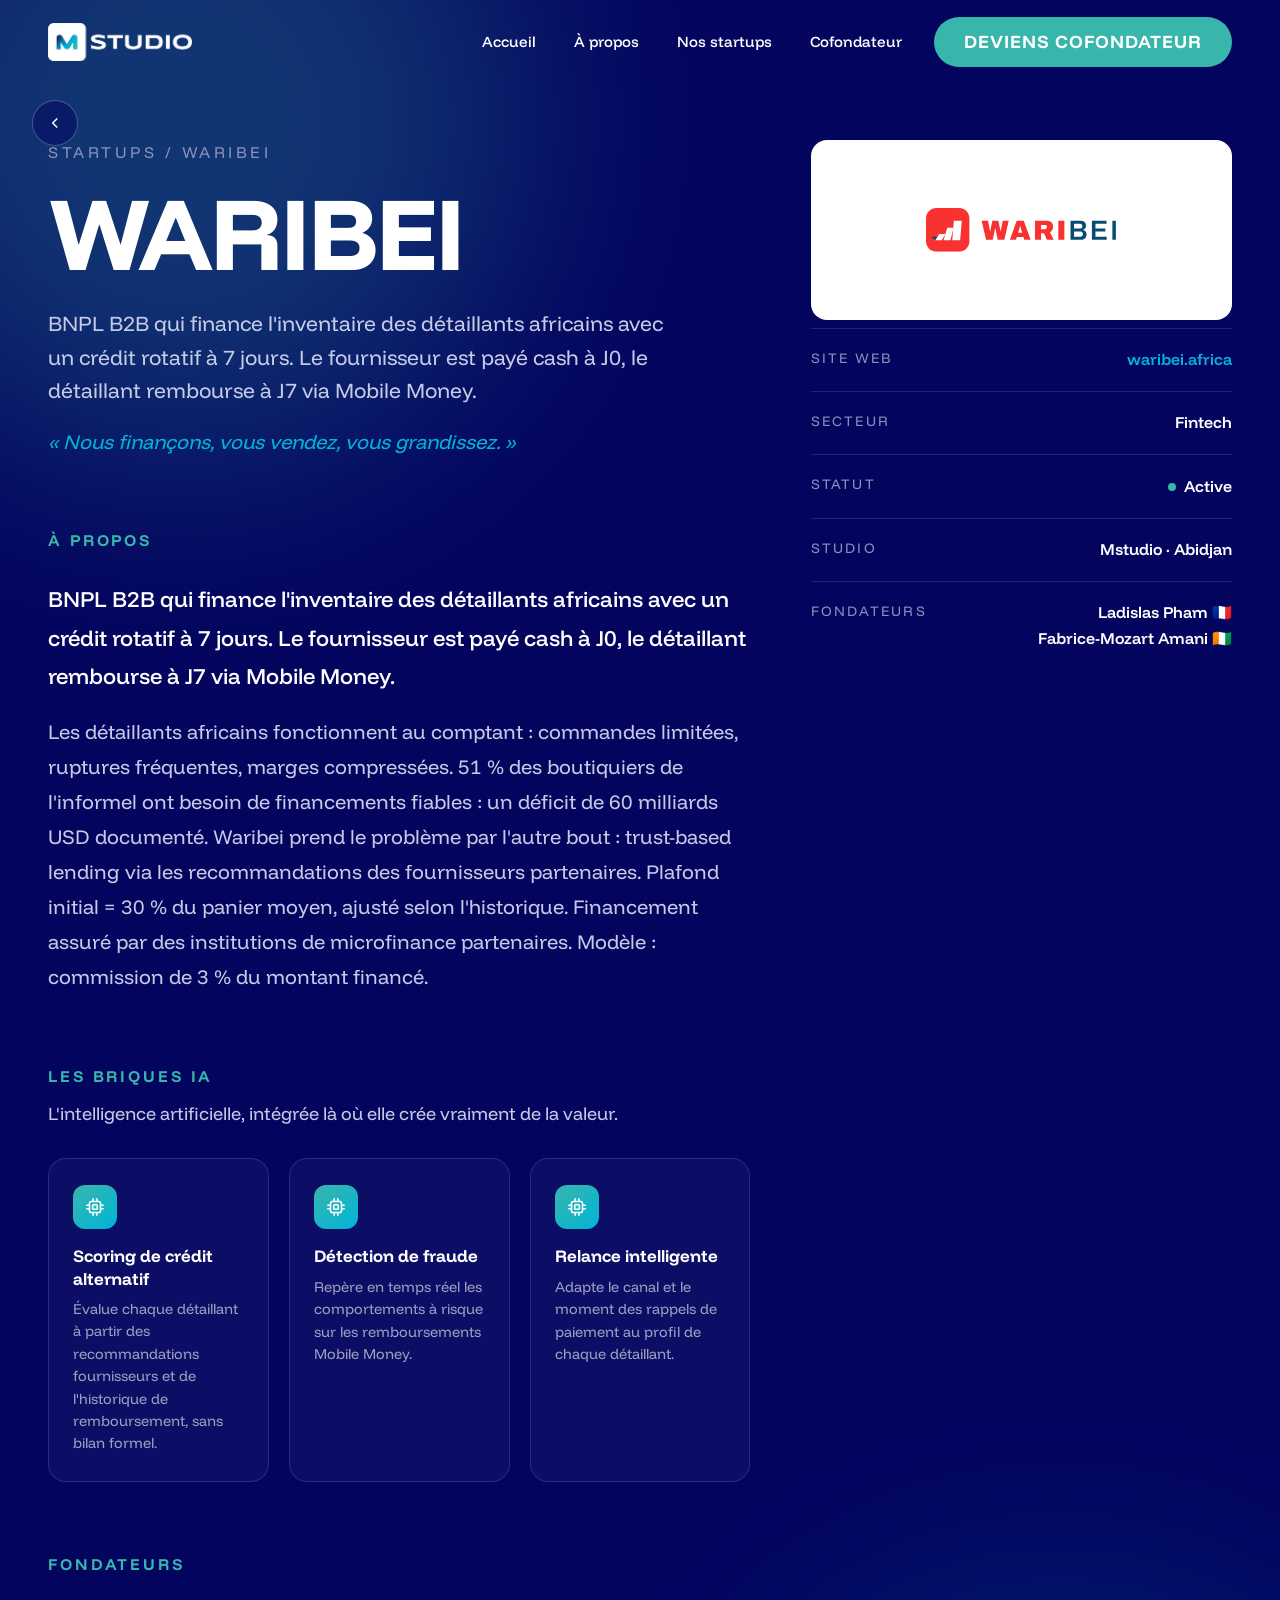
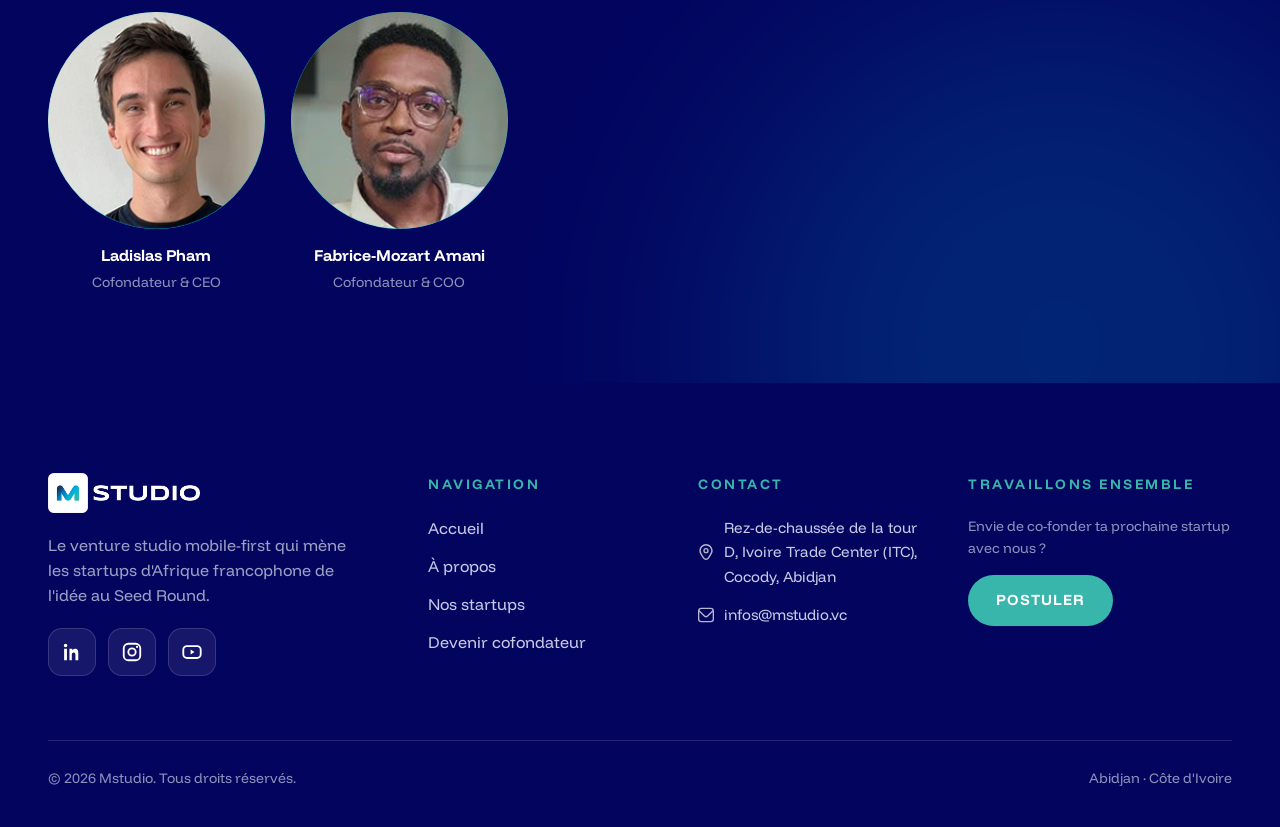
<file: startup.html>
<!doctype html>
<html lang="fr">
<head>
<meta charset="utf-8">
<title>Startup · Mstudio</title>
<meta name="viewport" content="width=device-width, initial-scale=1">
<link rel="stylesheet" href="v2.css?v=50">
<link rel="icon" type="image/png" sizes="32x32" href="assets/favicon-32.png">
<link rel="icon" type="image/png" sizes="256x256" href="assets/favicon.png">
<link rel="apple-touch-icon" href="assets/apple-touch-icon.png">
<style>
.sp-hero{position:relative;background:var(--space);color:#fff;padding:140px 0 90px;}
body{background:var(--space);overflow-x:clip;}
.sp-glows{position:absolute;inset:0;overflow:hidden;pointer-events:none;z-index:0;}
.sp-hero .hero-glow{position:absolute;width:680px;height:680px;border-radius:50%;filter:blur(120px);opacity:.28;pointer-events:none;}
.sp-hero .g1{background:var(--ocean);top:-220px;left:-160px;}
.sp-hero .g2{background:var(--ciel);bottom:-300px;right:-120px;opacity:.18;}
.sp-grid{position:relative;z-index:2;display:grid;grid-template-columns:1.5fr 0.9fr;gap:60px;align-items:start;}
.sp-back{position:fixed;top:100px;left:32px;z-index:60;display:inline-flex;align-items:center;justify-content:center;width:46px;height:46px;border:1px solid rgba(255,255,255,.25);border-radius:50%;color:#fff;background:rgba(3,4,94,.5);backdrop-filter:blur(8px);transition:background .2s;}
.sp-back:hover{background:rgba(255,255,255,.12);}
.sp-crumb{font-size:16px;letter-spacing:.22em;text-transform:uppercase;color:#8b91bb;margin-bottom:18px;}
.sp-name{font-family:'Funnel Display';font-weight:800;font-size:clamp(48px,8vw,104px);line-height:.95;letter-spacing:-0.03em;margin:0;text-transform:uppercase;}
.sp-intro{font-size:21px;color:#c5cbe6;line-height:1.6;margin:26px 0 0;max-width:52ch;}
.sp-tag{font-style:italic;color:var(--ciel);font-size:20px;margin:18px 0 0;}
/* sidebar */
.sp-side{background:transparent;align-self:stretch;}
.sp-side-inner{position:sticky;top:104px;}
.sp-logo{background:#fff;border-radius:16px;height:180px;display:flex;align-items:center;justify-content:center;padding:34px;margin-bottom:8px;}
.sp-logo img{max-height:64px;max-width:80%;object-fit:contain;}
.sp-row{display:grid;grid-template-columns:auto 1fr;gap:20px;align-items:start;padding:18px 0;border-top:1px solid rgba(255,255,255,.12);}
.sp-row .k{font-size:14px;letter-spacing:.16em;text-transform:uppercase;color:#8b91bb;}
.sp-row .v{text-align:right;font-size:16px;font-weight:600;color:#fff;}
.sp-row .v a{color:var(--ciel);}
.sp-row .v .ln{display:block;}
.sp-dot{display:inline-flex;align-items:center;gap:8px;}
.sp-dot::before{content:"";width:8px;height:8px;border-radius:50%;background:var(--ocean);}
/* about */
.sp-block{margin-top:70px;}
.sp-about h2{font-size:16px;letter-spacing:.18em;text-transform:uppercase;color:var(--ocean);margin:0 0 26px;}
.sp-about p{font-size:20px;line-height:1.75;color:#c5cbe6;max-width:70ch;margin:0 0 18px;}
.sp-about .lead{font-size:22px;color:#fff;font-weight:500;}
/* founders */
.sp-fond{margin-top:70px;}
.sp-fond h2{font-size:16px;letter-spacing:.18em;text-transform:uppercase;color:var(--ocean);margin:0 0 34px;}
.sp-fgrid{display:grid;grid-template-columns:repeat(3,1fr);gap:26px;}
.sp-fcard .ph{border-radius:50%;overflow:hidden;aspect-ratio:1/1;background:linear-gradient(150deg,var(--ocean),var(--ciel));margin-bottom:14px;}
.sp-fcard .ph img{width:100%;height:100%;object-fit:cover;}
.sp-fcard{text-align:center;}
.sp-fcard .nm{font-weight:700;font-size:16px;color:#fff;}
.sp-fcard .rl{color:#8b91bb;font-size:14px;margin-top:2px;}
/* briques IA */
.sp-bricks h2{font-size:16px;letter-spacing:.18em;text-transform:uppercase;color:var(--ocean);margin:0 0 10px;}
.sp-bricks-lead{color:#c5cbe6;font-size:18px;line-height:1.6;margin:0 0 30px;max-width:62ch;}
.sp-bgrid{display:grid;grid-template-columns:repeat(3,1fr);gap:20px;}
.sp-bcard{background:rgba(255,255,255,.04);border:1px solid rgba(255,255,255,.12);border-radius:18px;padding:26px 24px;transition:border-color .3s,transform .3s;}
.sp-bcard:hover{border-color:var(--ciel);transform:translateY(-4px);}
.sp-bcard .bk-ic{width:44px;height:44px;border-radius:12px;background:linear-gradient(140deg,var(--ocean),var(--ciel));display:grid;place-items:center;margin-bottom:16px;}
.sp-bcard .bk-ic svg{width:22px;height:22px;}
.sp-bcard h4{color:#fff;font-size:17px;font-weight:700;margin:0 0 8px;line-height:1.3;}
.sp-bcard p{color:#9aa0c0;font-size:14.5px;line-height:1.55;margin:0;}
@media(max-width:980px){.sp-bgrid{grid-template-columns:1fr;}}
@media(max-width:980px){
  .sp-grid{grid-template-columns:1fr;gap:44px;}
  .sp-fgrid{grid-template-columns:repeat(2,1fr);}
  .sp-side-inner{position:static;}
}
@media(max-width:600px){ .sp-hero{padding:120px 0 50px;} .sp-fgrid{grid-template-columns:1fr 1fr;gap:16px;} .sp-back{top:88px;left:20px;} }
</style>
<!-- SEO -->
<meta name="description" content="Une startup co-construite par Mstudio, le venture studio mobile-first d'Afrique francophone, de l'idée au Seed Round.">
<meta name="robots" content="index,follow">
<meta name="theme-color" content="#03045E">
<link rel="canonical" href="https://www.mstudio.vc/startup.html">
<meta property="og:type" content="website">
<meta property="og:site_name" content="Mstudio">
<meta property="og:locale" content="fr_FR">
<meta property="og:title" content="Startup · Mstudio">
<meta property="og:description" content="Une startup co-construite par Mstudio, le venture studio mobile-first d'Afrique francophone, de l'idée au Seed Round.">
<meta property="og:url" content="https://www.mstudio.vc/startup.html">
<meta property="og:image" content="https://www.mstudio.vc/assets/og-cover.png">
<meta property="og:image:width" content="1200">
<meta property="og:image:height" content="630">
<meta name="twitter:card" content="summary_large_image">
<meta name="twitter:title" content="Startup · Mstudio">
<meta name="twitter:description" content="Une startup co-construite par Mstudio, le venture studio mobile-first d'Afrique francophone, de l'idée au Seed Round.">
<meta name="twitter:image" content="https://www.mstudio.vc/assets/og-cover.png">
<!-- /SEO -->
</head>
<body>

<header class="nav" id="nav">
  <div class="wrap nav-in">
    <a class="nav-logo" href="index.html"><img class="logo-white" src="assets/logo-white.png" alt="Mstudio"><img class="logo-color" src="assets/logo-color.png" alt="Mstudio"></a>
    <nav class="nav-menu" id="navMenu">
      <a href="index.html">Accueil</a>
      <a href="a-propos.html">À propos</a>
      <a href="startups.html">Nos startups</a>
      <a href="cofondateur.html">Cofondateur</a>
      <a href="https://mstudio.recruitee.com" target="_blank" rel="noopener" class="m-only btn btn-accent" style="margin-top:8px;justify-content:center;">Deviens cofondateur</a>
    </nav>
    <div class="nav-right">
      <a href="https://mstudio.recruitee.com" target="_blank" rel="noopener" class="btn btn-cofounder" style="font-size: 18px; padding: 17px 30px; height: 50px; letter-spacing: 1px">Deviens cofondateur</a>
      <button class="nav-burger" id="navBurger" aria-label="Menu"><span></span><span></span><span></span></button>
    </div>
  </div>
</header>

<section class="sp-hero">
  <div class="sp-glows"><div class="hero-glow g1"></div><div class="hero-glow g2"></div></div>
  <div class="wrap sp-grid">
    <div class="sp-main">
      <a class="sp-back" href="startups.html" aria-label="Retour"><svg width="18" height="18" viewBox="0 0 24 24" fill="none" stroke="currentColor" stroke-width="2"><path d="M15 6l-6 6 6 6"/></svg></a>
      <div class="sp-crumb" id="spCrumb"><a href="startups.html" style="color:inherit">Startups</a> / …</div>
      <h1 class="sp-name" id="spName">…</h1>
      <p class="sp-intro" id="spIntro"></p>
      <p class="sp-tag" id="spTag"></p>

      <div class="sp-block sp-about">
        <h2>À propos</h2>
        <p class="lead" id="spAbout"></p>
        <p id="spStory"></p>
      </div>

      <div class="sp-block sp-bricks" id="spBricksSec">
        <h2>Les briques IA</h2>
        <p class="sp-bricks-lead">L'intelligence artificielle, intégrée là où elle crée vraiment de la valeur.</p>
        <div class="sp-bgrid" id="spBgrid"></div>
      </div>

      <div class="sp-block sp-fond" id="spFondSec">
        <h2>Fondateurs</h2>
        <div class="sp-fgrid" id="spFgrid"></div>
      </div>
    </div>
    <aside class="sp-side">
      <div class="sp-side-inner">
      <div class="sp-logo"><img id="spLogo" alt=""></div>
      <div class="sp-row"><span class="k">Site web</span><span class="v"><a id="spSite" href="#" target="_blank" rel="noopener">…</a></span></div>
      <div class="sp-row"><span class="k">Secteur</span><span class="v" id="spCat">…</span></div>
      <div class="sp-row"><span class="k">Statut</span><span class="v"><span class="sp-dot">Active</span></span></div>
      <div class="sp-row"><span class="k">Studio</span><span class="v">Mstudio · Abidjan</span></div>
      <div class="sp-row" id="spFoundersRow"><span class="k">Fondateurs</span><span class="v" id="spFoundersList"></span></div>
      </div>
    </aside>
  </div>
</section>

<footer class="footer">
  <div class="wrap">
    <div class="footer-top">
      <div class="brand">
        <img src="assets/logo-white.png" alt="Mstudio">
        <p>Le venture studio mobile-first qui mène les startups d'Afrique francophone de l'idée au Seed Round.</p>
        <div class="footer-soc">
          <a href="https://www.linkedin.com/company/mstudiovc" target="_blank" rel="noopener" aria-label="LinkedIn"><svg viewBox="0 0 24 24" fill="currentColor"><path d="M6.94 5a1.94 1.94 0 1 1-3.88 0 1.94 1.94 0 0 1 3.88 0zM3.4 8.43h3.1V21H3.4V8.43zM9.2 8.43h2.97v1.72h.04c.41-.78 1.42-1.6 2.93-1.6 3.13 0 3.71 2.06 3.71 4.74V21h-3.1v-5.5c0-1.31-.02-3-1.83-3-1.83 0-2.11 1.43-2.11 2.9V21H9.2V8.43z"/></svg></a>
          <a href="https://www.instagram.com/mstudiovc" target="_blank" rel="noopener" aria-label="Instagram"><svg viewBox="0 0 24 24" fill="none" stroke="currentColor" stroke-width="2"><rect x="3" y="3" width="18" height="18" rx="5"/><circle cx="12" cy="12" r="4"/><circle cx="17.5" cy="6.5" r="1.2" fill="currentColor" stroke="none"/></svg></a>
          <a href="https://www.youtube.com/@mstudiovc" target="_blank" rel="noopener" aria-label="YouTube"><svg viewBox="0 0 24 24" fill="none" stroke="currentColor" stroke-width="2"><rect x="2.5" y="5.5" width="19" height="13" rx="4"/><path d="M10.5 9.2l4.2 2.8-4.2 2.8V9.2z" fill="currentColor" stroke="none"/></svg></a>
        </div>
      </div>
      <div>
        <h4>Navigation</h4>
        <div class="footer-links">
          <a href="index.html">Accueil</a>
          <a href="a-propos.html">À propos</a>
          <a href="startups.html">Nos startups</a>
          <a href="cofondateur.html">Devenir cofondateur</a>
        </div>
      </div>
      <div>
        <h4>Contact</h4>
        <div class="footer-contact">
          <div><img src="assets/marker.svg" alt="">Rez-de-chaussée de la tour D, Ivoire Trade Center (ITC), Cocody, Abidjan</div>
          <div><img src="assets/envelope.svg" alt="">infos@mstudio.vc</div>
        </div>
      </div>
      <div>
        <h4>Travaillons ensemble</h4>
        <div class="footer-join">
          <p>Envie de co-fonder ta prochaine startup avec nous ?</p>
          <a href="https://mstudio.recruitee.com" target="_blank" rel="noopener" class="btn btn-accent footer-apply">Postuler</a>
        </div>
      </div>
    </div>
    <div class="footer-bot"><span>© 2026 Mstudio. Tous droits réservés.</span><span>Abidjan · Côte d'Ivoire</span></div>
  </div>
</footer>

<script>
const nav=document.getElementById('nav');
const onScroll=()=>nav.classList.toggle('solid',window.scrollY>40);
onScroll();window.addEventListener('scroll',onScroll,{passive:true});
const burger=document.getElementById('navBurger'),menu=document.getElementById('navMenu');
burger.addEventListener('click',()=>{const o=menu.classList.toggle('open');burger.classList.toggle('open',o);});

const SD={
 waribei:{name:"Waribei",logo:"assets/startup-waribei-svg.svg",cat:"Fintech",tag:"« Nous finançons, vous vendez, vous grandissez. »",site:"https://waribei.africa",
  about:"BNPL B2B qui finance l'inventaire des détaillants africains avec un crédit rotatif à 7 jours. Le fournisseur est payé cash à J0, le détaillant rembourse à J7 via Mobile Money.",
  story:"Les détaillants africains fonctionnent au comptant : commandes limitées, ruptures fréquentes, marges compressées. 51 % des boutiquiers de l'informel ont besoin de financements fiables : un déficit de 60 milliards USD documenté. Waribei prend le problème par l'autre bout : trust-based lending via les recommandations des fournisseurs partenaires. Plafond initial = 30 % du panier moyen, ajusté selon l'historique. Financement assuré par des institutions de microfinance partenaires. Modèle : commission de 3 % du montant financé.",
  bricks:[{t:"Scoring de crédit alternatif",d:"Évalue chaque détaillant à partir des recommandations fournisseurs et de l'historique de remboursement, sans bilan formel."},{t:"Détection de fraude",d:"Repère en temps réel les comportements à risque sur les remboursements Mobile Money."},{t:"Relance intelligente",d:"Adapte le canal et le moment des rappels de paiement au profil de chaque détaillant."}],
  founders:[{nm:"Ladislas Pham",rl:"Cofondateur & CEO",c:"France",img:"assets/fd-ladislas.png"},{nm:"Fabrice-Mozart Amani",rl:"Cofondateur & COO",c:"Côte d'Ivoire",img:"assets/fd-amani.png"}]},
 doo:{name:"doo!",logo:"assets/startup-doo-svg.svg",cat:"Fintech",tag:"« Le digital, sans le déplacement. »",site:"https://doo.africa",
  about:"Plateforme « Fijital » qui transforme les points Mobile Money en guichets multi-services. L'agent du quartier devient le point d'accès à une dizaine de services publics et privés.",
  story:"Au quartier, l'agent Mobile Money est déjà le point de confiance. doo! en fait un guichet multi-services : paiements de factures, recharges, démarches administratives et services privés, sans que le client ait à se déplacer. Le « Fijital » : le meilleur du digital, porté par un humain de proximité.",
  bricks:[{t:"Copilote de l'agent",d:"Guide l'agent de quartier pas à pas dans chaque démarche multi-services."},{t:"Support multilingue",d:"Comprend les langues locales pour servir chaque client dans sa langue."},{t:"Détection d'anomalies",d:"Surveille les transactions pour sécuriser les opérations de l'agent."}],
  founders:[{nm:"Olivier Cechura",rl:"Cofondateur & CEO",c:"France",img:"assets/fd-olivier.png"},{nm:"Yannick Gouguia",rl:"Cofondateur & CTO"}]},
 jeko:{name:"Jèko",logo:"assets/startup-jeko-svg.svg",cat:"Fintech",tag:"« Encaissez votre djè sans forcer. »",site:"https://jeko.africa",
  about:"Solution d'encaissement tout-en-un qui agrège tous les moyens de paiement en une interface unique, pour digitaliser les commerçants et leur donner accès au crédit.",
  story:"10 % seulement des commerçants en Côte d'Ivoire encaissent des paiements digitaux. Les 90 % restants jonglent avec 4+ solutions. 80 % n'ont pas accès au crédit faute d'historique formel. Marché : 2 millions de commerçants. La Box Jèko (terminal tout-en-un, 45 000 FCFA) accepte Mobile Money, cartes et espèces avec confirmation vocale. QR code dynamique interopérable pour 356 millions de comptes Mobile Money. L'historique généré ouvre l'accès au crédit via Advans et Baobab. Tarification : 1 % Mobile Money, 2,5 % carte bancaire.",
  bricks:[{t:"Confirmation vocale multilingue",d:"Annonce chaque paiement à voix haute, dans la langue du commerçant."},{t:"Scoring crédit sur l'historique",d:"Transforme l'historique d'encaissement en accès au crédit."},{t:"Prévision de trésorerie",d:"Anticipe les flux pour aider le commerçant à piloter sa caisse."}],
  founders:[{nm:"Idriss Marcial Monthe",rl:"Cofondateur & CEO",c:"Cameroun",img:"assets/f-idriss-sm.jpg"},{nm:"Daniel Dang",rl:"Cofondateur",c:"Côte d'Ivoire",img:"assets/fd-daniel.png"}]},
 flot:{name:"Flot",logo:"assets/startup-flot-svg.svg",cat:"Mobilité",tag:"« Chauffeur, deviens patron. »",site:"https://flot.africa",
  about:"Finance les chauffeurs VTC pour acquérir leur premier véhicule électrique. Mobilité durable, propriété accessible, revenus optimisés.",
  story:"Les chauffeurs VTC à Abidjan génèrent 100 €/jour mais ne gardent que 8 € de reste à vivre. 92 % louent informellement leur véhicule faute d'accès au crédit. Flot lance le drive-to-own : devenir propriétaire d'un véhicule électrique en 36 mois, sans apport, via un loyer journalier payé en mobile money. Le reste à vivre passe de 8 € à 20 €. Services inclus : assurance tous risques, recharge, maintenance, GPS. 75 000 chauffeurs professionnels à Abidjan en 2025 (+36 % vs 2023).",
  bricks:[{t:"Scoring chauffeur",d:"Évalue l'éligibilité au financement à partir des revenus de courses."},{t:"Maintenance prédictive",d:"Anticipe les entretiens du véhicule électrique à partir des données d'usage."},{t:"Optimisation des revenus",d:"Recommande zones et créneaux pour maximiser le reste à vivre du chauffeur."}],
  founders:[{nm:"Pierre-Alexandre Assou",rl:"Cofondateur & CEO",c:"Togo",img:"assets/fd-pa.png"},{nm:"Paul Wilson",rl:"Cofondateur",c:"Congo",img:"assets/fd-paul.png"}]},
 tajiri:{name:"Tajiri",logo:"assets/startup-tajiri-new.png",cat:"Foodtech",tag:"« Ton restaurant, dans ta poche. »",site:"https://tajiri.africa",
  about:"Solution mobile complète pour restaurateurs africains : commandes, stock, réservations, paiements, équipes et analytics. Intégrée à Yango et Glovo.",
  story:"Tajiri équipe les restaurateurs africains d'un système d'exploitation mobile unique pour piloter tout leur établissement, de la prise de commande à la gestion des équipes, et se connecte aux plateformes de livraison comme Yango et Glovo.",
  bricks:[{t:"Prévision des ventes",d:"Anticipe l'affluence et les commandes pour ajuster les stocks."},{t:"Gestion intelligente des stocks",d:"Déclenche les réapprovisionnements à partir de la consommation réelle."},{t:"Assistant commandes",d:"Synchronise et priorise les commandes Yango et Glovo en un seul flux."}],
  founders:[]},
 djoli:{name:"Djoli",logo:"assets/startup-djoli-svg.svg",cat:"AgriTech",tag:"« Des champs à l'assiette. »",site:"https://djoli.africa",
  about:"Marketplace B2B AgriTech : produits frais livrés directement aux restaurants par les producteurs, en moins de 24 h. Moins d'intermédiaires, moins de gaspillage.",
  story:"Les restaurateurs africains passent 600 heures/an à s'approvisionner, avec 5+ intermédiaires et 15 000 € perdus par an. Côté producteurs : 40 % de gaspillage et 0 visibilité sur les revenus futurs. Djoli connecte directement producteurs et restaurateurs : commande via app ou WhatsApp, livraison en 24 h, conventions d'achat anticipé, prévision de la demande et optimisation des routes, le tout dans un back-office intégré.",
  bricks:[{t:"Prévision de la demande",d:"Estime les besoins des restaurants pour planifier les achats producteurs."},{t:"Optimisation des tournées",d:"Calcule les routes de livraison les plus efficaces pour tenir le délai de 24 h."},{t:"Anti-gaspillage",d:"Appaire offre et demande pour réduire les pertes côté producteurs."}],
  founders:[{nm:"Thomas Giannetti-Fakhoury",rl:"Cofondateur & CEO",c:"Côte d'Ivoire",img:"assets/fd-thomas.png"},{nm:"Stane Blegbo",rl:"Cofondateur",c:"Côte d'Ivoire",img:"assets/fd-stane.png"}]},
 tuzzo:{name:"Tuzzo",logo:"assets/startup-tuzzo-new.png",cat:"Social Commerce",tag:"« Vendez sur les réseaux sociaux, vendez mieux. »",site:"https://tuzzo.africa",
  about:"Plateforme d'affiliation beauté qui permet aux créateurs et influenceurs africains de monétiser leur audience en partageant leurs produits préférés.",
  story:"Tuzzo connecte les vendeurs aux opportunités et les laisse se concentrer sur l'essentiel : vendre sur les réseaux sociaux, vendre mieux. La plateforme évolue vers un positionnement social commerce dédié à la beauté : les créateurs et influenceurs monétisent leur audience en partageant leurs produits préférés.",
  bricks:[{t:"Recommandation de produits",d:"Associe chaque créateur aux produits qui collent à son audience."},{t:"Contenu de vente assisté",d:"Génère descriptifs et visuels prêts à publier pour les affiliés."},{t:"Prédiction de performance",d:"Estime le potentiel de vente d'une campagne avant son lancement."}],
  founders:[]},
 blok:{name:"Blok",logo:"assets/startup-blok-svg.svg",cat:"Contech",tag:"« Construire l'Afrique de demain, avec des produits normés et de qualité. »",site:"https://blok.africa",
  about:"Plateforme B2B qui connecte les acteurs de la construction à un réseau de fournisseurs vérifiés. Transparence des prix, qualité contrôlée, livraison en 48 h.",
  story:"Le secteur de la construction en Afrique francophone souffre d'un manque de transparence (prix, disponibilité, données techniques), d'une absence de traçabilité de la qualité et de délais non respectés. Blok donne accès à un réseau de fournisseurs proposant des produits de qualité et d'origine contrôlée, avec une meilleure maîtrise des livraisons. Point d'entrée : les quincailleries. État en février 2026 : +3 000 commandes livrées, 300+ commandes/mois.",
  bricks:[{t:"Estimation de devis",d:"Chiffre automatiquement les besoins d'un chantier à partir d'une simple demande."},{t:"Contrôle qualité",d:"Vérifie la conformité des produits par reconnaissance d'image."},{t:"Prévision d'approvisionnement",d:"Anticipe les ruptures pour fiabiliser la livraison en 48 h."}],
  founders:[{nm:"Yohann Behi",rl:"Cofondateur & CEO",c:"Côte d'Ivoire",img:"assets/fd-yohann.png"},{nm:"Waly K. N'Diaye",rl:"Cofondateur",c:"Sénégal",img:"assets/fd-waly.png"}]},
 danaya:{name:"Danaya",logo:"assets/startup-danaya-svg.svg",cat:"Regtech",tag:"« Conformité simple, sécurité renforcée. »",site:"https://danaya.africa",
  about:"Solution KYC/KYB/AML qui permet aux institutions financières et entreprises de gérer leur conformité quasi instantanément. La regtech qui simplifie la vie des équipes réglementées d'Afrique francophone.",
  story:"Le KYC/KYB en Afrique francophone est encore un processus 100 % manuel : jusqu'à 2 semaines pour un KYC en Côte d'Ivoire, documents papier, erreurs de saisie. 83 % des entreprises ont besoin d'un outil comme Danaya. Plateforme SaaS/API : KYC en quelques secondes (CNI, passeport, permis), KYB (dirigeants, statuts, historique), AML (alertes sanctions, listes PEP), FaceMatch (reconnaissance faciale + liveness + OCR). Intégration via API ou app mobile, alignée BCEAO.",
  bricks:[{t:"FaceMatch & liveness",d:"Reconnaissance faciale et détection du vivant pour valider une identité en quelques secondes."},{t:"OCR de documents",d:"Lit automatiquement pièces d'identité, statuts et justificatifs."},{t:"Screening AML",d:"Détecte les correspondances avec les listes de sanctions et les PEP."}],
  founders:[{nm:"Gauthier de Gerlache",rl:"Cofondateur & CEO",c:"Belgique",img:"assets/fd-gauthier.png"},{nm:"Michel Edjoa",rl:"Cofondateur & CTO"}]},
 revvo:{name:"Revvo",logo:"assets/startup-revvo-svg.svg",cat:"Greentech",tag:"« Le haut de gamme, reconditionné. »",site:"https://revvo.africa",
  about:"Spécialiste du reconditionné haut de gamme : smartphones fiables à prix accessibles, B2B et B2C. L'économie circulaire pour les appareils électroniques d'Afrique de l'Ouest.",
  story:"En Afrique de l'Ouest, le smartphone neuf reste hors de portée pour beaucoup, et l'occasion rime avec risque. Revvo professionnalise le reconditionné haut de gamme : appareils testés, garantis, accessibles, pour les particuliers comme pour les entreprises. L'économie circulaire, sans le compromis sur la qualité.",
  bricks:[{t:"Diagnostic automatisé",d:"Évalue l'état d'un appareil pour fixer son grade et son prix."},{t:"Pricing dynamique",d:"Ajuste les prix selon l'offre, la demande et l'état du marché."},{t:"Détection de défauts",d:"Contrôle qualité par image pour garantir la fiabilité de chaque appareil."}],
  founders:[{nm:"Galliam Bagaya",rl:"Cofondateur & CEO",c:"Burkina Faso"}]},
 yelema:{name:"Yelema",logo:"assets/yelema/yelema-lockup.png",cat:"IA",tag:"« L'IA prête à l'emploi pour les entreprises africaines. »",site:"https://www.yelema.ai",
  about:"Des agents IA prêts à l'emploi, construits et opérés pour les entreprises d'Afrique francophone. Sur WhatsApp et en langues locales, sans recruter d'ingénieurs.",
  story:"Les entreprises d'Afrique francophone veulent passer à l'IA, mais se heurtent au même mur : pas d'ingénieurs IA à recruter, des outils pensés pour l'anglais et le desktop, des process encore manuels. Yelema lève ce mur. On ne vend pas du conseil : on construit et on opère des agents IA prêts à l'emploi, branchés sur les canaux réels du terrain (WhatsApp en tête) et capables de comprendre les langues locales. Service client, recouvrement, conformité, RH : chaque agent prend en charge une tâche concrète, de bout en bout.",
  bricks:[{t:"Agent service client & recouvrement",d:"Sur WhatsApp et en langues locales : répond aux clients, relance les impayés et accompagne l'encaissement."},{t:"Agent conformité & veille",d:"Suit la réglementation OHADA et l'actualité UEMOA, et alerte les équipes sur ce qui les concerne."},{t:"Agent recrutement & RH",d:"Trie les candidatures, présélectionne les profils et prend en charge le support RH du quotidien."}],
  founders:[{nm:"Cédric Mangaud",rl:"Cofondateur",img:"assets/team-cedric.jpg"},{nm:"Leslie Ossété",rl:"Cofondatrice",img:"assets/team-leslie.jpg"},{nm:"Aude Juglard",rl:"Cofondatrice",img:"assets/team-aude.jpg"}]},
};

function get(id){return SD[id]||SD[Object.keys(SD)[0]];}
const params=new URLSearchParams(location.search);
const d=get((params.get('id')||'').toLowerCase());
document.title=d.name+" · Mstudio";
// back navigation based on origin (accueil vs nos startups)
const cameFromHome=/\/(index\.html)?(\?|#|$)/.test(document.referrer) && !/startups\.html/.test(document.referrer);
const backHref=cameFromHome?'index.html':'startups.html';
const backLabel=cameFromHome?'Accueil':'Startups';
document.querySelector('.sp-back').setAttribute('href',backHref);
document.getElementById('spCrumb').innerHTML='<a href="'+backHref+'" style="color:inherit">'+backLabel+'</a> / '+d.name;
document.getElementById('spName').textContent=d.name;
document.getElementById('spIntro').textContent=d.about;
const tg=document.getElementById('spTag'); if(d.tag){tg.textContent=d.tag;}else{tg.style.display='none';}
document.getElementById('spLogo').src=d.logo;
document.getElementById('spLogo').alt=d.name;
const site=document.getElementById('spSite'); site.href=d.site; site.textContent=d.site.replace(/^https?:\/\//,'');
document.getElementById('spCat').textContent=d.cat;
document.getElementById('spAbout').textContent=d.about;
document.getElementById('spStory').textContent=d.story||"";

// briques IA
const bricks=d.bricks||[];
if(bricks.length){
  const ic='<svg viewBox="0 0 24 24" fill="none" stroke="#fff" stroke-width="1.7" stroke-linecap="round" stroke-linejoin="round"><rect x="6" y="6" width="12" height="12" rx="2"/><rect x="9.5" y="9.5" width="5" height="5" rx="1"/><path d="M10 3v3M14 3v3M10 18v3M14 18v3M3 10h3M3 14h3M18 10h3M18 14h3"/></svg>';
  document.getElementById('spBgrid').innerHTML=bricks.map(b=>'<div class="sp-bcard"><div class="bk-ic">'+ic+'</div><h4>'+b.t+'</h4><p>'+b.d+'</p></div>').join('');
}else{ document.getElementById('spBricksSec').style.display='none'; }

// country -> flag emoji
const FLAG={"France":"🇫🇷","Côte d'Ivoire":"🇨🇮","Cameroun":"🇨🇲","Sénégal":"🇸🇳","Togo":"🇹🇬","Congo":"🇨🇬","Belgique":"🇧🇪","Burkina Faso":"🇧🇫"};
function flag(c){return c&&FLAG[c]?FLAG[c]:'';}
// sidebar founders list
const fl=document.getElementById('spFoundersList');
if(d.founders&&d.founders.length){ fl.innerHTML=d.founders.map(f=>'<span class="ln">'+f.nm+(f.c?' '+flag(f.c):'')+'</span>').join(''); }
else { document.getElementById('spFoundersRow').style.display='none'; }

// founders grid
const fg=document.getElementById('spFgrid');
if(d.founders&&d.founders.length){
  fg.innerHTML=d.founders.map(f=>'<div class="sp-fcard"><div class="ph">'+(f.img?'<img src="'+f.img+'" alt="'+f.nm+'">':'')+'</div><div class="nm">'+f.nm+'</div><div class="rl">'+f.rl+'</div></div>').join('');
} else {
  document.getElementById('spFondSec').style.display='none';
}
</script>
</body>
</html>
</file>
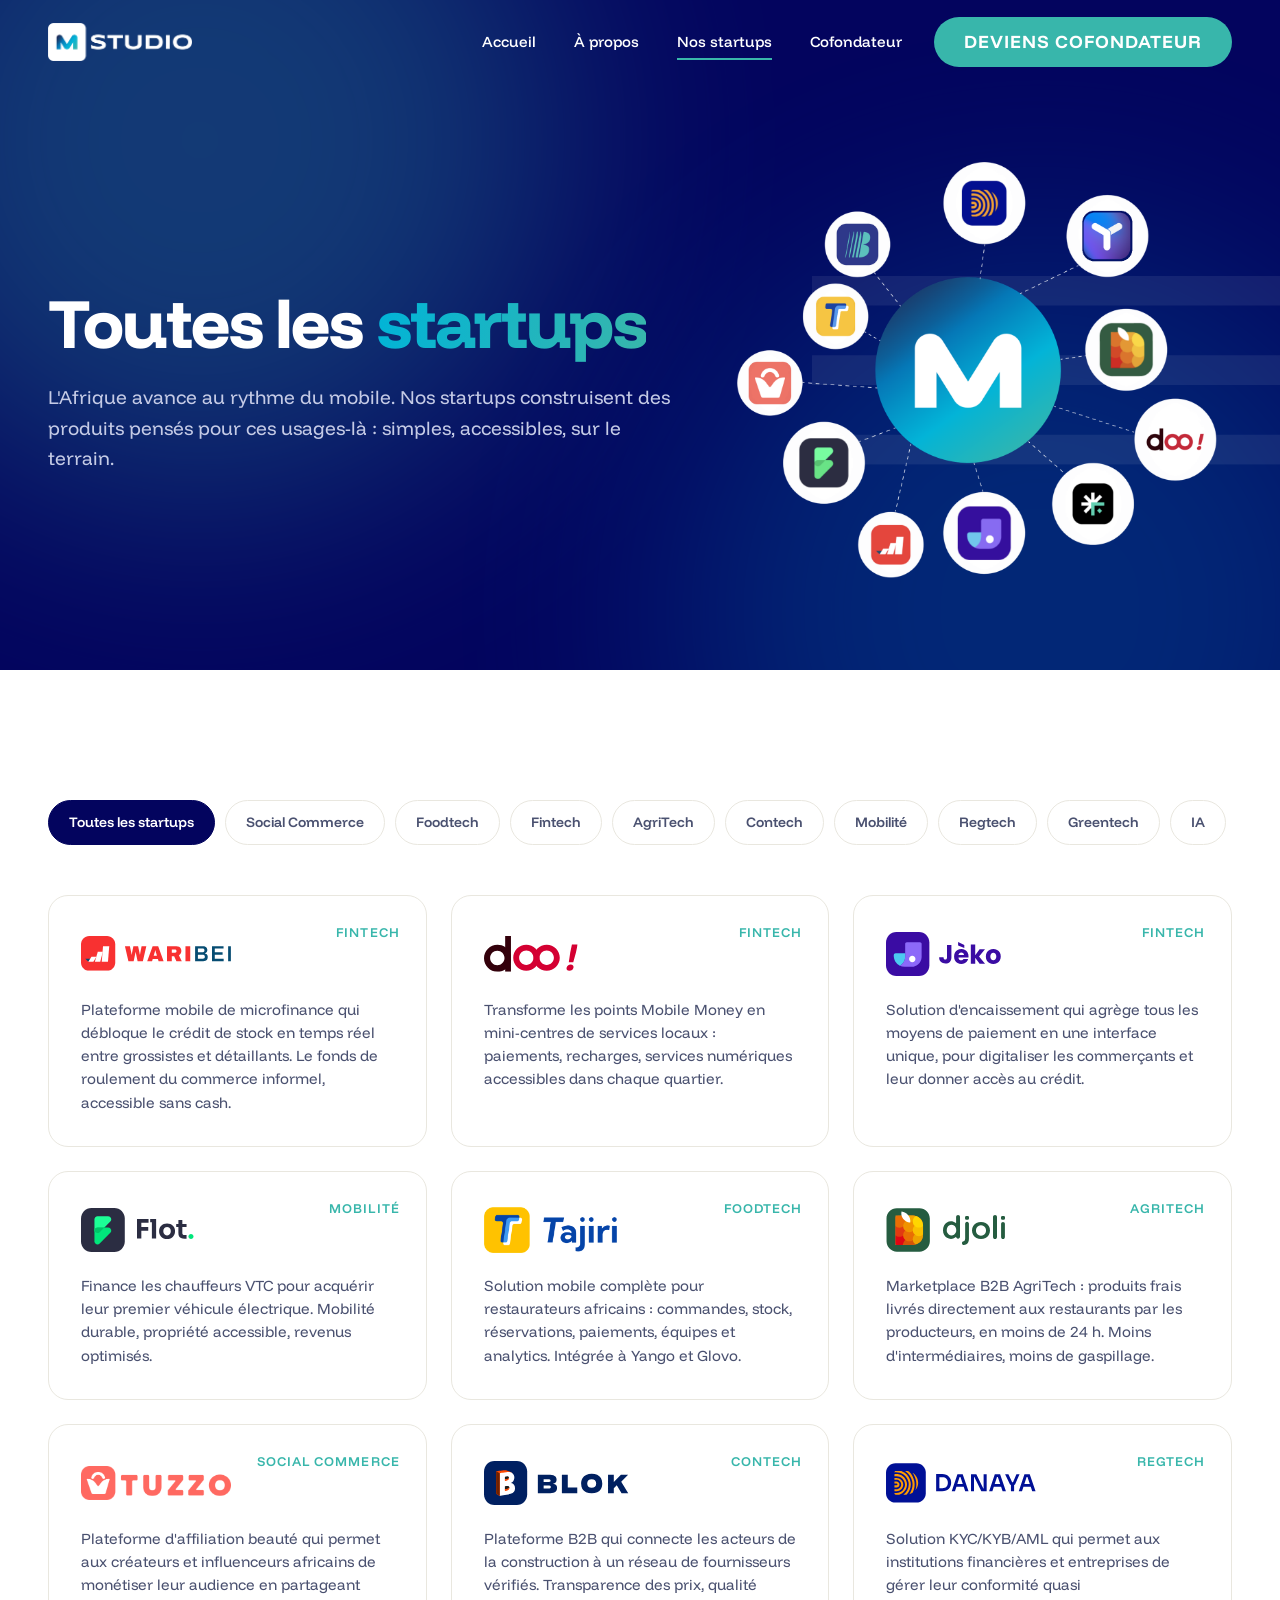
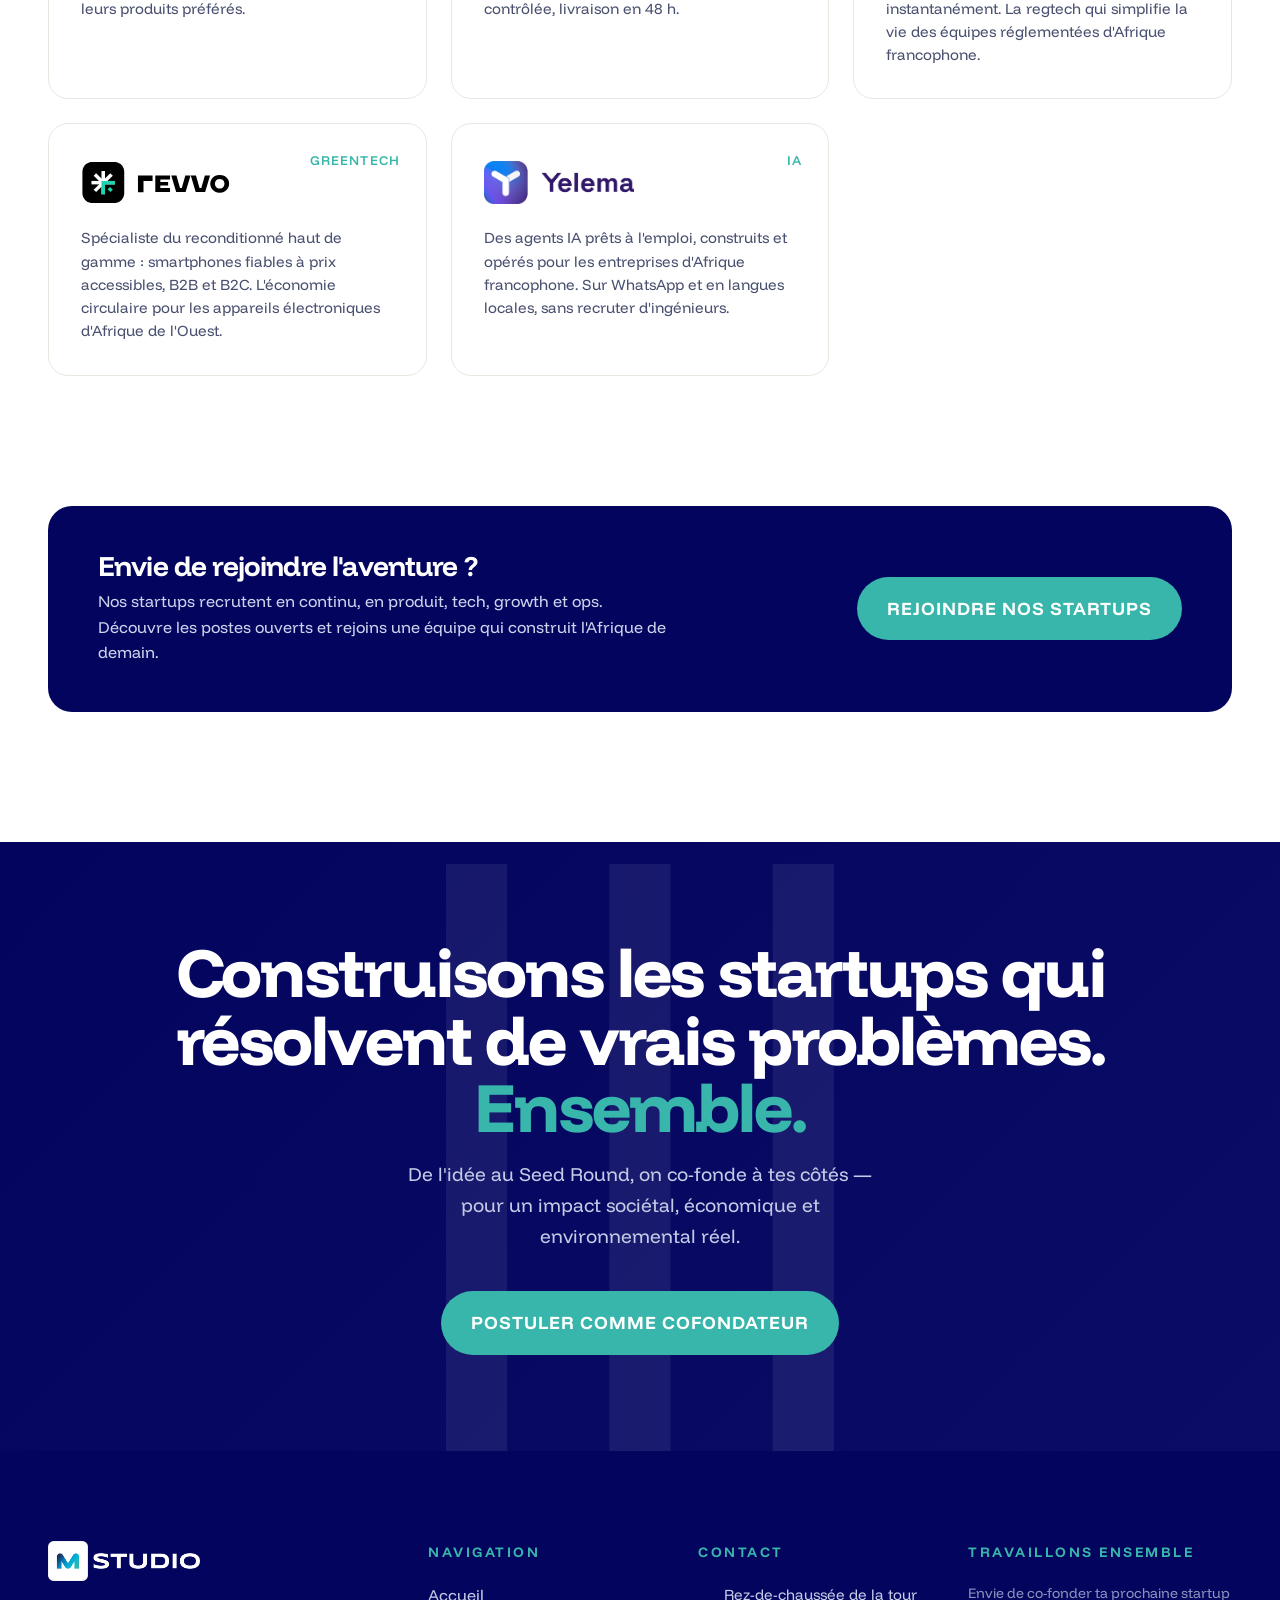
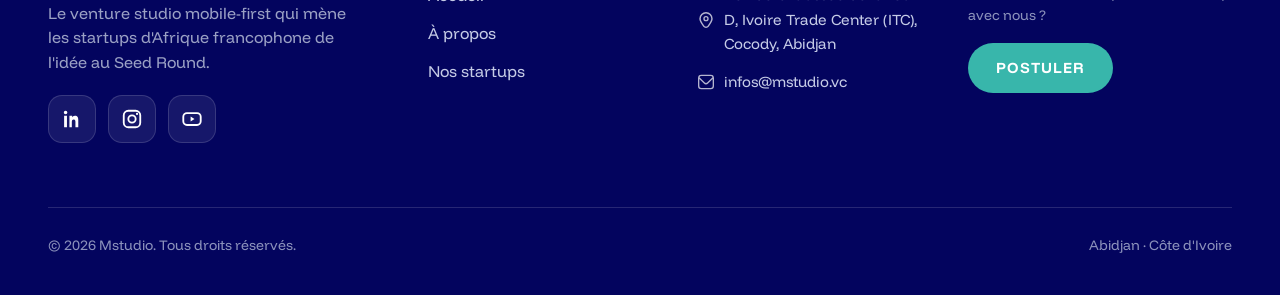
<file: startups.html>
<!doctype html>
<html lang="fr">
<head>
<meta charset="utf-8">
<title>Nos startups · Mstudio</title>
<meta name="viewport" content="width=device-width, initial-scale=1">
<link rel="stylesheet" href="v2.css?v=50">
<link rel="icon" type="image/png" sizes="32x32" href="assets/favicon-32.png">
<link rel="icon" type="image/png" sizes="256x256" href="assets/favicon.png">
<link rel="apple-touch-icon" href="assets/apple-touch-icon.png">
<style>
/* ===== NOS STARTUPS (V2) ===== */
.su-hero{position:relative;background:var(--space);color:#fff;padding:160px 0 90px;overflow:hidden;}
.su-hero .hero-glow{position:absolute;width:720px;height:720px;border-radius:50%;filter:blur(120px);opacity:.3;pointer-events:none;}
.su-hero .g1{background:var(--ocean);top:-220px;left:-160px;}
.su-hero .g2{background:var(--ciel);bottom:-300px;right:-120px;opacity:.2;}
.su-hero-inner{position:relative;z-index:2;display:grid;grid-template-columns:1.1fr 0.9fr;gap:50px;align-items:center;}
.su-hero-text h1,.su-hero-text p,.su-hero-text .eyebrow{max-width:60ch;}
.su-hero-circle{display:flex;justify-content:center;align-items:center;}
.su-hero-arcs{position:relative;display:flex;justify-content:center;align-items:center;min-height:420px;}
.su-hero-arcs .pat{position:absolute;right:-140px;top:50%;transform:translateY(-50%);width:560px;max-width:none;height:auto;opacity:.07;pointer-events:none;}
.su-hero-arcs .constellation{position:relative;z-index:2;width:100%;max-width:480px;height:auto;animation:constFloat 6s ease-in-out infinite;transform-origin:center;}
@keyframes constFloat{0%,100%{transform:translateY(0) rotate(0deg);}50%{transform:translateY(-16px) rotate(2deg);}}
@media(prefers-reduced-motion:reduce){.su-hero-arcs .constellation{animation:none;}}
@media(max-width:900px){.su-hero-inner{grid-template-columns:1fr;gap:30px;}.su-hero-arcs .pat{display:none;}.su-hero-arcs{min-height:auto;}.su-hero-arcs .constellation{max-width:360px;}}
.su-hero h1{font-size:clamp(40px,5.4vw,76px);font-weight:800;margin:22px 0 0;}
.su-hero h1 .tint{background:linear-gradient(100deg,var(--ciel),var(--ocean));-webkit-background-clip:text;background-clip:text;-webkit-text-fill-color:transparent;color:transparent;}
.su-hero p{font-size:19px;color:#c5cbe6;margin:26px 0 0;line-height:1.6;}

.cat-tabs{display:flex;gap:10px;flex-wrap:wrap;margin:0 0 50px;}
.cat-tab{padding:10px 20px;font-weight:600;font-size:14px;color:var(--slate);cursor:pointer;border:1px solid var(--line);border-radius:100px;background:#fff;transition:all .2s;}
.cat-tab.active{color:#fff;background:var(--space);border-color:var(--space);}
.cat-tab:hover:not(.active){border-color:var(--space);color:var(--space);}

.su-grid{display:grid;grid-template-columns:repeat(3,1fr);gap:24px;}
.su-card{position:relative;background:#fff;border:1px solid var(--line);border-radius:20px;padding:32px;transition:transform .3s var(--ease),box-shadow .3s,border-color .3s;overflow:hidden;}
.su-card::after{content:"";position:absolute;right:-50px;bottom:-50px;width:140px;height:140px;border-radius:50%;background:radial-gradient(circle,rgba(56,182,171,.14),transparent 70%);opacity:0;transition:opacity .3s;}
.su-card:hover{transform:translateY(-6px);box-shadow:var(--shadow);border-color:transparent;}
.su-card:hover::after{opacity:1;}
.su-logo{height:52px;display:flex;align-items:center;margin-bottom:24px;}
.su-logo img{max-height:46px;max-width:150px;object-fit:contain;}
.su-card .tag{position:absolute;top:26px;right:26px;font-size:13px;font-weight:600;letter-spacing:.08em;text-transform:uppercase;color:var(--ocean);}
.su-card h3{display:none;}
.su-card .su-logo{margin-bottom:18px;}
.su-card p{color:var(--slate);font-size:15px;line-height:1.55;margin:0;}

@media(max-width:1080px){.su-grid{grid-template-columns:repeat(2,1fr);}}

@media(max-width:680px){
  .su-hero{padding:130px 0 70px;}
  .su-grid{grid-template-columns:1fr;}
  .cat-tabs{flex-wrap:nowrap;overflow-x:auto;-webkit-overflow-scrolling:touch;padding-bottom:4px;}
  .cat-tab{white-space:nowrap;}
  .su-hero-arcs{display:none;}
}
</style>
<!-- SEO -->
<meta name="description" content="Les startups co-construites par Mstudio en Afrique francophone : fintech, agritech, foodtech, mobilité et plus, pensées pour le terrain.">
<meta name="robots" content="index,follow">
<meta name="theme-color" content="#03045E">
<link rel="canonical" href="https://www.mstudio.vc/startups.html">
<meta property="og:type" content="website">
<meta property="og:site_name" content="Mstudio">
<meta property="og:locale" content="fr_FR">
<meta property="og:title" content="Nos startups · Mstudio">
<meta property="og:description" content="Les startups co-construites par Mstudio en Afrique francophone : fintech, agritech, foodtech, mobilité et plus, pensées pour le terrain.">
<meta property="og:url" content="https://www.mstudio.vc/startups.html">
<meta property="og:image" content="https://www.mstudio.vc/assets/og-cover.png">
<meta property="og:image:width" content="1200">
<meta property="og:image:height" content="630">
<meta name="twitter:card" content="summary_large_image">
<meta name="twitter:title" content="Nos startups · Mstudio">
<meta name="twitter:description" content="Les startups co-construites par Mstudio en Afrique francophone : fintech, agritech, foodtech, mobilité et plus, pensées pour le terrain.">
<meta name="twitter:image" content="https://www.mstudio.vc/assets/og-cover.png">
<!-- /SEO -->
</head>
<body>

<!-- NAV -->
<header class="nav" id="nav">
  <div class="wrap nav-in">
    <a class="nav-logo" href="index.html"><img class="logo-white" src="assets/logo-white.png" alt="Mstudio"><img class="logo-color" src="assets/logo-color.png" alt="Mstudio"></a>
    <nav class="nav-menu" id="navMenu">
      <a href="index.html">Accueil</a>
      <a href="a-propos.html">À propos</a>
      <a href="startups.html" class="active">Nos startups</a>
      <a href="cofondateur.html">Cofondateur</a>
      <a href="https://mstudio.recruitee.com" target="_blank" rel="noopener" class="m-only btn btn-accent" style="margin-top:8px;justify-content:center;">Deviens cofondateur</a>
    </nav>
    <div class="nav-right">
      <a href="https://mstudio.recruitee.com" target="_blank" rel="noopener" class="btn btn-cofounder" style="font-size: 18px; padding: 17px 30px; height: 50px; letter-spacing: 1px">Deviens cofondateur</a>
      <button class="nav-burger" id="navBurger" aria-label="Menu"><span></span><span></span><span></span></button>
    </div>
  </div>
</header>

<!-- HERO -->
<section class="su-hero">
  <div class="hero-glow g1"></div>
  <div class="hero-glow g2"></div>
  <div class="wrap su-hero-inner">
    <div class="su-hero-text">
      <span class="eyebrow c-ocean reveal" style="display:none;">Le portfolio</span>
      <h1 class="disp reveal d1">Toutes les <span class="tint">startups</span></h1>
      <p class="reveal d2">L'Afrique avance au rythme du mobile. Nos startups construisent des produits pensés pour ces usages-là : simples, accessibles, sur le terrain.</p>
    </div>
    <div class="su-hero-arcs reveal d2">
      <img class="pat" src="assets/pat-equite.svg" alt="">
      <img class="constellation" src="assets/startups-constellation.png?v=2" alt="Les startups Mstudio">
    </div>
  </div>
</section>

<!-- GRID -->
<section class="section">
  <div class="wrap">
    <div class="cat-tabs reveal">
      <div class="cat-tab active" data-cat="all">Toutes les startups</div>
      <div class="cat-tab" data-cat="commerce">Social Commerce</div>
      <div class="cat-tab" data-cat="foodtech">Foodtech</div>
      <div class="cat-tab" data-cat="fintech">Fintech</div>
      <div class="cat-tab" data-cat="agritech">AgriTech</div>
      <div class="cat-tab" data-cat="contech">Contech</div>
      <div class="cat-tab" data-cat="mobility">Mobilité</div>
      <div class="cat-tab" data-cat="regtech">Regtech</div>
      <div class="cat-tab" data-cat="greentech">Greentech</div>
      <div class="cat-tab" data-cat="ia">IA</div>
    </div>
    <div class="su-grid" id="grid">
      <a class="su-card reveal" data-cat="fintech" href="startup.html?id=waribei"><span class="tag">Fintech</span><div class="su-logo"><img src="assets/startup-waribei-svg.svg" alt="Waribei"></div><h3>Waribei</h3><p>Plateforme mobile de microfinance qui débloque le crédit de stock en temps réel entre grossistes et détaillants. Le fonds de roulement du commerce informel, accessible sans cash.</p></a>
      <a class="su-card reveal" data-cat="fintech" href="startup.html?id=doo"><span class="tag">Fintech</span><div class="su-logo"><img src="assets/startup-doo-svg.svg" alt="doo!"></div><h3>doo!</h3><p>Transforme les points Mobile Money en mini-centres de services locaux : paiements, recharges, services numériques accessibles dans chaque quartier.</p></a>
      <a class="su-card reveal" data-cat="fintech" href="startup.html?id=jeko"><span class="tag">Fintech</span><div class="su-logo"><img src="assets/startup-jeko-svg.svg" alt="Jèko"></div><h3>Jèko</h3><p>Solution d'encaissement qui agrège tous les moyens de paiement en une interface unique, pour digitaliser les commerçants et leur donner accès au crédit.</p></a>
      <a class="su-card reveal" data-cat="mobility" href="startup.html?id=flot"><span class="tag">Mobilité</span><div class="su-logo"><img src="assets/startup-flot-svg.svg" alt="Flot"></div><h3>Flot</h3><p>Finance les chauffeurs VTC pour acquérir leur premier véhicule électrique. Mobilité durable, propriété accessible, revenus optimisés.</p></a>
      <a class="su-card reveal" data-cat="foodtech" href="startup.html?id=tajiri"><span class="tag">Foodtech</span><div class="su-logo"><img src="assets/startup-tajiri-new.png" alt="Tajiri"></div><h3>Tajiri</h3><p>Solution mobile complète pour restaurateurs africains : commandes, stock, réservations, paiements, équipes et analytics. Intégrée à Yango et Glovo.</p></a>
      <a class="su-card reveal" data-cat="agritech" href="startup.html?id=djoli"><span class="tag">AgriTech</span><div class="su-logo"><img src="assets/startup-djoli-svg.svg" alt="Djoli"></div><h3>Djoli</h3><p>Marketplace B2B AgriTech : produits frais livrés directement aux restaurants par les producteurs, en moins de 24 h. Moins d'intermédiaires, moins de gaspillage.</p></a>
      <a class="su-card reveal" data-cat="commerce" href="startup.html?id=tuzzo"><span class="tag">Social Commerce</span><div class="su-logo"><img src="assets/startup-tuzzo-new.png" alt="Tuzzo"></div><h3>Tuzzo</h3><p>Plateforme d'affiliation beauté qui permet aux créateurs et influenceurs africains de monétiser leur audience en partageant leurs produits préférés.</p></a>
      <a class="su-card reveal" data-cat="contech" href="startup.html?id=blok"><span class="tag">Contech</span><div class="su-logo"><img src="assets/startup-blok-svg.svg" alt="Blok"></div><h3>Blok</h3><p>Plateforme B2B qui connecte les acteurs de la construction à un réseau de fournisseurs vérifiés. Transparence des prix, qualité contrôlée, livraison en 48 h.</p></a>
      <a class="su-card reveal" data-cat="regtech" href="startup.html?id=danaya"><span class="tag">Regtech</span><div class="su-logo"><img src="assets/startup-danaya-svg.svg" alt="Danaya"></div><h3>Danaya</h3><p>Solution KYC/KYB/AML qui permet aux institutions financières et entreprises de gérer leur conformité quasi instantanément. La regtech qui simplifie la vie des équipes réglementées d'Afrique francophone.</p></a>
      <a class="su-card reveal" data-cat="greentech" href="startup.html?id=revvo"><span class="tag">Greentech</span><div class="su-logo"><img src="assets/startup-revvo-svg.svg" alt="Revvo"></div><h3>Revvo</h3><p>Spécialiste du reconditionné haut de gamme : smartphones fiables à prix accessibles, B2B et B2C. L'économie circulaire pour les appareils électroniques d'Afrique de l'Ouest.</p></a>
      <a class="su-card reveal" data-cat="ia" href="startup.html?id=yelema"><span class="tag">IA</span><div class="su-logo"><img src="assets/yelema/yelema-lockup.png?v=1" alt="Yelema"></div><h3>Yelema</h3><p>Des agents IA prêts à l'emploi, construits et opérés pour les entreprises d'Afrique francophone. Sur WhatsApp et en langues locales, sans recruter d'ingénieurs.</p></a>
    </div>
  </div>
</section>

<!-- REJOINDRE (porte talent) -->
<section class="section" style="padding-top:0;">
  <div class="wrap">
    <div class="join-band reveal">
      <div>
        <h3 class="disp">Envie de rejoindre l'aventure ?</h3>
        <p>Nos startups recrutent en continu, en produit, tech, growth et ops. Découvre les postes ouverts et rejoins une équipe qui construit l'Afrique de demain.</p>
      </div>
      <a href="https://mstudio.recruitee.com/?jobs-c88dea0d%5Btab%5D=Startups" target="_blank" rel="noopener" class="btn btn-accent">Rejoindre nos startups</a>
    </div>
  </div>
</section>

<!-- CTA -->
<section id="cta" style="padding:0;">
  <div class="cta cta-flush reveal">
    <img class="side-pat right" src="assets/pat-equite.svg" alt="" style="opacity:.07;width:90%;height:auto;right:auto;left:50%;top:auto;bottom:-30%;transform:translateX(-50%) rotate(-90deg);transform-origin:center;">
    <h2 class="disp">Construisons les startups qui résolvent de vrais problèmes. <span class="tint">Ensemble.</span></h2>
    <p class="cta-sub">De l'idée au Seed Round, on co-fonde à tes côtés — pour un impact sociétal, économique et environnemental réel.</p>
    <div class="cta-actions">
      <a href="https://mstudio.recruitee.com" target="_blank" rel="noopener" class="btn btn-accent">Postuler comme cofondateur</a>
    </div>
  </div>
</section>

<footer class="footer">
  <div class="wrap">
    <div class="footer-top">
      <div class="brand">
        <img src="assets/logo-white.png" alt="Mstudio">
        <p>Le venture studio mobile-first qui mène les startups d'Afrique francophone de l'idée au Seed Round.</p>
        <div class="footer-soc">
          <a href="https://www.linkedin.com/company/mstudiovc" target="_blank" rel="noopener" aria-label="LinkedIn"><svg viewBox="0 0 24 24" fill="currentColor"><path d="M6.94 5a1.94 1.94 0 1 1-3.88 0 1.94 1.94 0 0 1 3.88 0zM3.4 8.43h3.1V21H3.4V8.43zM9.2 8.43h2.97v1.72h.04c.41-.78 1.42-1.6 2.93-1.6 3.13 0 3.71 2.06 3.71 4.74V21h-3.1v-5.5c0-1.31-.02-3-1.83-3-1.83 0-2.11 1.43-2.11 2.9V21H9.2V8.43z"/></svg></a>
          <a href="https://www.instagram.com/mstudiovc" target="_blank" rel="noopener" aria-label="Instagram"><svg viewBox="0 0 24 24" fill="none" stroke="currentColor" stroke-width="2"><rect x="3" y="3" width="18" height="18" rx="5"/><circle cx="12" cy="12" r="4"/><circle cx="17.5" cy="6.5" r="1.2" fill="currentColor" stroke="none"/></svg></a>
          <a href="https://www.youtube.com/@mstudiovc" target="_blank" rel="noopener" aria-label="YouTube"><svg viewBox="0 0 24 24" fill="none" stroke="currentColor" stroke-width="2"><rect x="2.5" y="5.5" width="19" height="13" rx="4"/><path d="M10.5 9.2l4.2 2.8-4.2 2.8V9.2z" fill="currentColor" stroke="none"/></svg></a>
        </div>
      </div>
      <div>
        <h4>Navigation</h4>
        <div class="footer-links">
          <a href="index.html">Accueil</a>
          <a href="a-propos.html">À propos</a>
          <a href="startups.html">Nos startups</a>
        </div>
      </div>
      <div>
        <h4>Contact</h4>
        <div class="footer-contact">
          <div><img src="assets/marker.svg" alt="">Rez-de-chaussée de la tour D, Ivoire Trade Center (ITC), Cocody, Abidjan</div>
          <div><img src="assets/envelope.svg" alt="">infos@mstudio.vc</div>
        </div>
      </div>
      <div>
        <h4>Travaillons ensemble</h4>
        <div class="footer-join">
          <p>Envie de co-fonder ta prochaine startup avec nous ?</p>
          <a href="https://mstudio.recruitee.com" target="_blank" rel="noopener" class="btn btn-accent footer-apply">Postuler</a>
        </div>
      </div>
    </div>
    <div class="footer-bot">
      <span>© 2026 Mstudio. Tous droits réservés.</span>
      <span>Abidjan · Côte d'Ivoire</span>
    </div>
  </div>
</footer>

<script>
const nav=document.getElementById('nav');
const onScroll=()=>nav.classList.toggle('solid',window.scrollY>40);
onScroll();window.addEventListener('scroll',onScroll,{passive:true});
const burger=document.getElementById('navBurger'),menu=document.getElementById('navMenu');
burger.addEventListener('click',()=>{const o=menu.classList.toggle('open');burger.classList.toggle('open',o);});
menu.querySelectorAll('a').forEach(a=>a.addEventListener('click',()=>{menu.classList.remove('open');burger.classList.remove('open');}));
const io=new IntersectionObserver((es)=>{es.forEach(e=>{if(e.isIntersecting){e.target.classList.add('in');io.unobserve(e.target);}});},{threshold:0.1,rootMargin:'0px 0px -6% 0px'});
document.querySelectorAll('.reveal').forEach(el=>io.observe(el));

document.querySelectorAll('.cat-tab').forEach(tab=>{
  tab.addEventListener('click',()=>{
    document.querySelectorAll('.cat-tab').forEach(x=>x.classList.remove('active'));
    tab.classList.add('active');
    const c=tab.dataset.cat;
    document.querySelectorAll('.su-card').forEach(card=>{
      card.style.display=(c==='all'||card.dataset.cat===c)?'':'none';
    });
  });
});

</script>
</body>
</html>
</file>
<file: v2.css>
/* ============================================================
   MSTUDIO — V2  ·  Design System
   Venture studio mobile-first · Afrique francophone
   Signature motif: concentric arcs (signal / mobile / impact)
   ============================================================ */

@import url('https://fonts.googleapis.com/css2?family=Funnel+Display:wght@300;400;500;600;700;800&family=Funnel+Sans:wght@300;400;500;600;700&display=swap');

:root{
  /* Brand — primary */
  --space:#03045E;     /* Bleu Space   */
  --azur:#0077B6;      /* Bleu Azur    */
  --ciel:#00B4D8;      /* Bleu Ciel    */
  --ocean:#38B6AB;     /* Vert Océan   */
  /* Brand — secondary */
  --camel:#C89650;
  --terra:#C35A46;
  --sand:#F5EDDD;      /* Poussière du désert */
  /* Neutrals */
  --paper:#ffffff;
  --bone:#FBFAF6;
  --ink:#03045E;
  --slate:#4a5170;
  --mut:#8b90a6;
  --line:#E9E7DF;
  --line-dk:rgba(255,255,255,0.14);
  /* effects */
  --shadow:0 30px 70px -30px rgba(3,4,94,0.35);
  --ease:cubic-bezier(.22,.61,.36,1);
}

*{box-sizing:border-box;}
html{scroll-behavior:smooth;-webkit-text-size-adjust:100%;}
body{
  margin:0;
  font-family:'Funnel Display',system-ui,sans-serif;
  color:var(--ink);
  background:var(--paper);
  font-size:19px;
  line-height:1.62;
  -webkit-font-smoothing:antialiased;
  overflow-x:hidden;
}
img{max-width:100%;display:block;}
a{color:inherit;text-decoration:none;}
.disp{font-family:'Funnel Display',sans-serif;letter-spacing:-0.03em;line-height:0.98;}

.wrap{max-width:1320px;margin:0 auto;padding:0 48px;}
.wrap-tight{max-width:1080px;margin:0 auto;padding:0 48px;}

.eyebrow{
  display:inline-flex;align-items:center;gap:10px;
  font-size:14px;font-weight:600;letter-spacing:0.22em;text-transform:uppercase;
}
.eyebrow::before{content:"";width:26px;height:2px;background:currentColor;display:inline-block;opacity:.7;}
.eyebrow.c-ocean{color:var(--ocean);}
.eyebrow.c-ciel{color:var(--ciel);}
.eyebrow.c-mut{color:var(--mut);}

/* ---------- Reveal motion ---------- */
.reveal{opacity:0;transform:translateY(26px);transition:opacity .9s var(--ease),transform .9s var(--ease);}
.reveal.in{opacity:1;transform:none;}
.reveal.d1{transition-delay:.08s;}
.reveal.d2{transition-delay:.16s;}
.reveal.d3{transition-delay:.24s;}
.reveal.d4{transition-delay:.32s;}
@media(prefers-reduced-motion:reduce){.reveal{opacity:1;transform:none;transition:none;}}

/* ---------- Buttons ---------- */
.btn{
  display:inline-flex;align-items:center;justify-content:center;gap:12px;cursor:pointer;border:none;
  font-family:'Funnel Display';font-weight:700;font-size:18px;letter-spacing:1px;text-transform:uppercase;
  padding:17px 30px;min-height:50px;border-radius:100px;transition:transform .2s var(--ease),box-shadow .2s,background .2s,color .2s;
  white-space:nowrap;
}
.btn .arr{transition:transform .25s var(--ease);}
.btn:hover .arr{transform:translateX(4px);}
.btn-accent{background:var(--ocean);color:#fff;}
.btn-accent:hover{background:var(--ciel);transform:translateY(-2px);box-shadow:0 16px 34px -12px rgba(0,180,216,.6);}
.btn-light{background:#fff;color:var(--space);}
.btn-light:hover{transform:translateY(-2px);box-shadow:0 16px 34px -14px rgba(0,0,0,.4);}
.btn-line{background:transparent;border:1.5px solid currentColor;color:var(--ink);}
.btn-line:hover{background:var(--ink);color:#fff;border-color:var(--ink);}
.btn-line-light{background:transparent;border:1.5px solid rgba(255,255,255,.35);color:#fff;}
.btn-line-light:hover{background:#fff;color:var(--space);border-color:#fff;}
.btn-cofounder{background:var(--ocean);color:#fff;}
.btn-cofounder:hover{background:var(--ciel);transform:translateY(-2px);box-shadow:0 16px 34px -12px rgba(0,180,216,.6);}

/* ---------- Nav ---------- */
.nav{position:fixed;top:0;left:0;right:0;z-index:80;transition:background .4s,box-shadow .4s,border-color .4s;border-bottom:1px solid transparent;}
.nav-in{display:flex;align-items:center;justify-content:space-between;height:84px;}
.nav-logo img{height:38px;width:auto;transition:filter .4s;}
.nav-logo .logo-color{display:none;}
.nav.solid .nav-logo .logo-white{display:none;}
.nav.solid .nav-logo .logo-color{display:block;}
.nav-menu{display:flex;align-items:center;gap:38px;margin-left:auto;margin-right:32px;}
.nav-menu a{font-size:15px;font-weight:500;position:relative;padding:4px 0;color:#fff;transition:color .25s;}
.nav-menu a::after{content:"";position:absolute;left:0;right:100%;bottom:-2px;height:2px;background:var(--ocean);transition:right .3s var(--ease);}
.nav-menu a:hover::after,.nav-menu a.active::after{right:0;}
.nav-right{display:flex;align-items:center;gap:16px;}
.m-only{display:none;}
/* solid state on scroll */
.nav.solid{background:rgba(255,255,255,0.9);backdrop-filter:saturate(180%) blur(16px);border-color:var(--line);box-shadow:0 6px 30px -18px rgba(3,4,94,.4);}
.nav.solid .nav-menu a{color:var(--ink);}
.nav.solid .nav-logo img{filter:none;}
.nav.solid .btn-line-light{border-color:var(--space);color:var(--space);}
.nav.solid .btn-line-light:hover{background:var(--space);color:#fff;}
.nav-burger{display:none;width:46px;height:46px;border:1.5px solid rgba(255,255,255,.4);border-radius:12px;background:transparent;cursor:pointer;flex-direction:column;align-items:center;justify-content:center;gap:5px;padding:0;}
.nav.solid .nav-burger{border-color:var(--line);}
.nav-burger span{display:block;width:18px;height:2px;background:#fff;border-radius:2px;transition:.25s;}
.nav.solid .nav-burger span{background:var(--ink);}
.nav-burger.open span:nth-child(1){transform:translateY(7px) rotate(45deg);}
.nav-burger.open span:nth-child(2){opacity:0;}
.nav-burger.open span:nth-child(3){transform:translateY(-7px) rotate(-45deg);}

/* ---------- HERO ---------- */
.hero{position:relative;background:var(--space);color:#fff;padding:170px 0 90px;overflow:hidden;}
.hero-arcs{position:absolute;top:0;left:50%;transform:translateX(-50%);width:min(1383px,135%);height:auto;opacity:.6;pointer-events:none;}
.hero-glow{position:absolute;width:760px;height:760px;border-radius:50%;filter:blur(120px);opacity:.32;pointer-events:none;}
.hero-glow.g1{background:var(--ocean);top:-220px;left:-160px;}
.hero-glow.g2{background:var(--ciel);bottom:-320px;right:-120px;opacity:.22;}

/* ---------- Logos marquee ---------- */
.marquee{background:var(--space);border-top:1px solid var(--line-dk);padding:30px 0;}
.marquee-row{display:flex;align-items:center;gap:18px;justify-content:center;flex-wrap:wrap;}
.marquee-row .lbl{font-size:14px;letter-spacing:.18em;text-transform:uppercase;color:#8b91bb;margin-right:8px;}
.marquee-row img{height:30px;opacity:.7;filter:brightness(0) invert(1);transition:opacity .25s;}
.marquee-row img:hover{opacity:1;}

/* ---------- Section scaffolding ---------- */
.section{padding:130px 0;position:relative;}
.section.bone{background:var(--bone);}
.section.space{background:var(--space);color:#fff;}
.shead{max-width:760px;margin-bottom:64px;}
.shead.center{margin-left:auto;margin-right:auto;text-align:center;}
.shead h2{font-size:clamp(32px,4.4vw,58px);font-weight:800;margin:18px 0 0;}
.shead p{font-size:21px;color:var(--slate);margin:22px 0 0;line-height:1.55;}
.section.space .shead p{color:#bcc2e4;}

/* ---------- Manifesto ---------- */
.manifesto{padding:120px 0;}
.manifesto p{font-family:'Funnel Display';font-weight:500;font-size:clamp(26px,3.3vw,42px);line-height:1.22;letter-spacing:-0.02em;max-width:20ch;margin:0;}
.manifesto p .hl{color:var(--ocean);}
.manifesto-grid{display:grid;grid-template-columns:0.9fr 1.1fr;gap:70px;align-items:center;}
.manifesto-points{display:flex;flex-direction:column;gap:0;}
.mpoint{display:grid;grid-template-columns:auto 1fr;gap:22px;padding:26px 0;border-top:1px solid var(--line);}
.mpoint:last-child{border-bottom:1px solid var(--line);}
.mpoint .k{font-family:'Funnel Display';font-weight:800;font-size:18px;color:var(--ocean);}
.mpoint h4{margin:0 0 6px;font-size:19px;font-weight:700;}
.mpoint p{margin:0;font-size:17px;color:var(--slate);line-height:1.55;font-family:'Funnel Display';font-weight:400;}

/* ---------- Side patterns (signature arcs) ---------- */
.sec-pattern{position:relative;overflow:hidden;}
.hero-strip .m-hide{display:none;}
@media(min-width:761px){.hero-strip .m-hide{display:grid;}}
.side-pat{position:absolute;top:50%;transform:translateY(-50%);height:120%;width:auto;pointer-events:none;z-index:1;}
.side-pat.right{right:0;}
.side-pat.left{left:0;transform:translateY(-50%) scaleX(-1);}
.side-pat.pat-bottom{top:auto;bottom:0;transform:none;height:auto;width:72%;}
.side-pat.right.pat-bottom{right:0;}
@media(max-width:760px){.side-pat{display:none !important;}}

/* ---------- Stats ---------- */
.en3-head{display:grid;grid-template-columns:auto 1fr;gap:60px;align-items:end;margin-bottom:70px;}
.en3-title-a{font-size:clamp(56px,7vw,104px);font-weight:800;margin:14px 0 0;}
.en3-title-a .g{background:linear-gradient(100deg,var(--ciel),var(--ocean));-webkit-background-clip:text;background-clip:text;-webkit-text-fill-color:transparent;}
.en3-lede{font-size:20px;color:#bcc2e4;line-height:1.5;max-width:42ch;margin:0;}
.en3-row{display:grid;grid-template-columns:0.6fr 1fr 1fr 1fr;gap:0;}
.en3-cell{padding:0 18px;border-left:1px solid var(--line-dk);}
.en3-cell:first-child{border-left:none;padding-left:0;}
.en3-cell .v{font-family:'Funnel Display';font-weight:800;font-size:clamp(48px,5vw,74px);line-height:1;letter-spacing:-0.03em;}
.en3-cell .v .u{color:var(--ocean);}
.en3-cell .l{margin-top:6px;font-size:14px;color:#9aa0c4;text-transform:uppercase;letter-spacing:.06em;font-weight:600;line-height:1.25;}
.stats-grid{display:grid;grid-template-columns:repeat(4,1fr);gap:0;}
.stat{padding:14px 34px;border-left:1px solid var(--line-dk);}
.stat:first-child{border-left:none;padding-left:0;}
.stat .v{font-family:'Funnel Display';font-weight:800;font-size:clamp(46px,5vw,68px);letter-spacing:-0.03em;line-height:1;}
.stat .v .u{color:var(--ocean);}
.stat .l{margin-top:14px;font-size:16px;color:#aab0d6;letter-spacing:.02em;}
.stat-hero{margin-top:80px;display:grid;grid-template-columns:1fr 1fr;gap:50px;align-items:center;border-top:1px solid var(--line-dk);padding-top:70px;}
.stat-hero .big{font-family:'Funnel Display';font-weight:800;font-size:clamp(80px,12vw,150px);line-height:.86;background:linear-gradient(120deg,var(--ciel),var(--ocean));-webkit-background-clip:text;background-clip:text;-webkit-text-fill-color:transparent;}
.stat-hero p{font-size:20px;color:#c5cbe6;max-width:34ch;}
.stat-hero img{border-radius:16px;}

/* ---------- Portfolio ---------- */
.pf-head{display:flex;align-items:flex-end;justify-content:space-between;gap:40px;margin-bottom:52px;flex-wrap:wrap;}
.pf-grid{display:grid;grid-template-columns:repeat(4,1fr);gap:20px;}
.pf-card{position:relative;background:#fff;border:1px solid var(--line);border-radius:18px;padding:30px;min-height:210px;display:flex;flex-direction:column;transition:transform .3s var(--ease),box-shadow .3s,border-color .3s;overflow:hidden;}
.pf-card::after{content:"";position:absolute;right:-40px;bottom:-40px;width:120px;height:120px;border-radius:50%;background:radial-gradient(circle,rgba(56,182,171,.16),transparent 70%);opacity:0;transition:opacity .3s;}
.pf-card:hover{transform:translateY(-6px);box-shadow:var(--shadow);border-color:transparent;}
.pf-card:hover::after{opacity:1;}
.pf-logo{height:48px;display:flex;align-items:center;}
.pf-logo img{max-height:42px;max-width:130px;object-fit:contain;}
.pf-card .nm{margin-top:auto;font-family:'Funnel Display';font-weight:700;font-size:22px;letter-spacing:-0.01em;}
.pf-card .sec{font-size:15px;color:var(--mut);margin-top:3px;}
.pf-card .tag{position:absolute;top:24px;right:24px;font-size:13px;font-weight:600;letter-spacing:.08em;text-transform:uppercase;color:var(--ocean);}
.pf-cta{grid-column:span 1;background:linear-gradient(150deg,var(--space),#0a0c63);color:#fff;border:none;border-radius:18px;padding:30px;display:flex;flex-direction:column;justify-content:space-between;min-height:210px;}
.pf-cta .big{font-family:'Funnel Display';font-weight:800;font-size:26px;line-height:1.05;}
.pf-cta .big span{color:var(--ocean);}
.pf-cta .arr-c{width:46px;height:46px;border-radius:50%;background:var(--ocean);display:grid;place-items:center;}
.pf-cta .arr-c svg{width:20px;height:20px;stroke:#fff;}

/* ---------- Approach (timeline) ---------- */
.steps{display:grid;grid-template-columns:repeat(3,1fr);gap:1px;background:var(--line);border:1px solid var(--line);border-radius:20px;overflow:hidden;}
.stepc{background:#fff;padding:40px 34px;transition:background .3s;}
.stepc:hover{background:var(--bone);}
.stepc .no{font-family:'Funnel Display';font-weight:800;font-size:15px;color:var(--ocean);letter-spacing:.04em;}
.stepc h3{font-size:28px;font-weight:700;margin:18px 0 12px;}
.stepc p{font-size:17px;color:var(--slate);margin:0;line-height:1.55;}
.stepc .ic{width:54px;height:54px;border-radius:14px;background:var(--sand);display:grid;place-items:center;margin-bottom:22px;}
.stepc .ic svg{width:26px;height:26px;stroke:var(--space);fill:none;stroke-width:1.8;}

/* ---------- Recruit ---------- */
.rec-grid{display:grid;grid-template-columns:repeat(3,1fr);gap:24px;}
.rec-card{background:#fff;border:1px solid var(--line);border-radius:20px;padding:40px 34px;transition:transform .3s var(--ease),box-shadow .3s;}
.rec-card:hover{transform:translateY(-6px);box-shadow:var(--shadow);}
.rec-card .ic{width:60px;height:60px;border-radius:16px;background:linear-gradient(140deg,var(--space),var(--azur));display:grid;place-items:center;margin-bottom:24px;}
.rec-card .ic svg{width:28px;height:28px;stroke:#fff;fill:none;stroke-width:1.8;}
.rec-card .ic-img{width:96px;height:96px;display:flex;align-items:center;justify-content:center;margin-bottom:20px;}
.rec-card .ic-img img{max-width:100%;max-height:100%;object-fit:contain;}
.rec-card h3{font-size:26px;font-weight:700;margin:0 0 12px;}
.rec-card p{font-size:17px;color:var(--slate);margin:0;line-height:1.55;}

/* ---------- Impact ---------- */
.impact-grid{display:grid;grid-template-columns:1fr 1fr;gap:70px;align-items:center;}
.impact-photos{position:relative;}
.impact-photos .main{border-radius:20px;overflow:hidden;box-shadow:var(--shadow);}
.impact-photos .main img{width:100%;aspect-ratio:4/3.4;object-fit:cover;}
.impact-photos .pip{position:absolute;width:46%;border-radius:16px;overflow:hidden;border:5px solid #fff;box-shadow:var(--shadow);right:-18px;bottom:-34px;}
.impact-photos .pip img{width:100%;aspect-ratio:1/1;object-fit:cover;}
.impact-figs{display:flex;gap:46px;margin:36px 0 0;}
.impact-figs .v{font-family:'Funnel Display';font-weight:800;font-size:clamp(40px,5vw,60px);letter-spacing:-0.03em;line-height:1;color:var(--ocean);}
.impact-figs .l{font-size:14px;color:var(--slate);margin-top:8px;}
.impact-sdg{margin-top:34px;max-width:340px;}

/* ---------- Testimonials ---------- */
.tst-light{background:#fff;color:var(--ink);}
.tst-light .tst-q{color:var(--ink);}
.tst-light .tst-who .nm{color:var(--ink);}
.tst-light .tst-nav button{border-color:var(--line);color:var(--space);}
.tst-light .tst-nav button:hover{background:var(--space);color:#fff;border-color:var(--space);}
.tst{position:relative;}
.tst-q{font-family:'Funnel Display';font-weight:500;font-size:clamp(26px,3.2vw,42px);line-height:1.24;letter-spacing:-0.02em;max-width:22ch;margin:0 auto 44px;text-align:center;}
.tst-who{display:flex;align-items:center;justify-content:center;gap:16px;}
.tst-who img{width:60px;height:60px;border-radius:50%;object-fit:cover;border:2px solid var(--ocean);}
.tst-who .nm{font-weight:700;font-size:19px;}
.tst-who .rl{font-size:15px;color:var(--ocean);}
.tst-nav{display:flex;gap:12px;justify-content:center;margin-top:40px;}
.tst-nav button{width:48px;height:48px;border-radius:50%;border:1.5px solid var(--line-dk);background:transparent;color:#fff;cursor:pointer;display:grid;place-items:center;transition:background .25s,color .25s,border-color .25s;}
.tst-nav button:hover{background:#fff;color:var(--space);border-color:#fff;}
.tst-nav svg{width:18px;height:18px;stroke:currentColor;fill:none;stroke-width:2;}
.f-card{margin:0 auto;max-width:1180px;background:var(--bone);border:1px solid var(--line);border-radius:24px;padding:54px;display:grid;grid-template-columns:300px 1fr;gap:54px;align-items:center;}
.f-card>img{width:300px;height:300px;border-radius:20px;object-fit:cover;}
.f-stars{color:var(--ocean);font-size:18px;letter-spacing:4px;margin-bottom:16px;}
.f-q{font-family:'Funnel Display';font-weight:500;font-size:clamp(20px,2.1vw,27px);line-height:1.3;letter-spacing:-0.01em;color:var(--ink);margin:0;}
.f-m{margin-top:22px;}
.f-m .nm{font-weight:700;font-size:20px;color:var(--ink);}
.f-m .rl{color:var(--ocean);font-weight:600;font-size:16px;}
.f-nav{display:flex;gap:10px;margin-top:26px;}
.f-nav button{width:46px;height:46px;border-radius:50%;border:1.5px solid var(--line);background:#fff;cursor:pointer;color:var(--space);display:grid;place-items:center;transition:background .25s,color .25s,border-color .25s;}
.f-nav button:hover{background:var(--space);color:#fff;border-color:var(--space);}
.f-nav svg{width:18px;height:18px;stroke:currentColor;fill:none;stroke-width:2;}
@media(max-width:760px){.f-card{grid-template-columns:1fr;gap:26px;padding:34px;text-align:center;}.f-card>img{margin:0 auto;}.f-nav{justify-content:center;}}

/* ---------- CTA ---------- */
.cta{position:relative;background:linear-gradient(135deg,var(--space),#0a0c66);color:#fff;border-radius:30px;padding:96px 70px;overflow:hidden;text-align:center;}
.cta.cta-flush{border-radius:0;}
.cta-arcs{position:absolute;top:50%;left:50%;transform:translate(-50%,-50%);width:900px;height:900px;opacity:.4;pointer-events:none;}
.cta h2{position:relative;z-index:2;font-size:clamp(38px,5.4vw,72px);font-weight:800;margin:0 auto 18px;max-width:24ch;}
.cta h2 .tint{color:var(--ocean);}
.cta p{position:relative;z-index:2;font-size:19px;color:#c5cbe6;max-width:46ch;margin:0 auto 40px;}
.cta-actions{position:relative;z-index:2;display:flex;gap:16px;justify-content:center;flex-wrap:wrap;}

/* ---------- Footer ---------- */
.footer{background:var(--space);color:#fff;padding:90px 0 38px;}
.footer-top{display:grid;grid-template-columns:1.5fr 1fr 1fr 1.2fr;gap:50px;}
.footer .brand img{height:40px;}
.footer .brand p{color:#9aa0c4;font-size:16px;max-width:34ch;margin:20px 0 0;line-height:1.55;}
.footer h4{font-size:14px;letter-spacing:.18em;text-transform:uppercase;color:var(--ocean);margin:0 0 20px;}
.footer-links{display:flex;flex-direction:column;gap:12px;font-size:16px;}
.footer-links a{color:#c5cbe6;transition:color .2s;}
.footer-links a:hover{color:#fff;}
.footer-contact{display:flex;flex-direction:column;gap:14px;font-size:15px;color:#c5cbe6;}
.footer-contact div{display:flex;align-items:center;gap:10px;}
.footer-contact img{width:16px;height:16px;filter:brightness(0) invert(1);opacity:.7;}
.footer-news form{position:relative;margin-top:6px;}
.footer-news input{width:100%;background:rgba(255,255,255,.06);border:1px solid var(--line-dk);color:#fff;border-radius:100px;padding:15px 54px 15px 20px;font-family:inherit;font-size:14px;}
.footer-news input::placeholder{color:#8b91bb;}
.footer-news button{position:absolute;right:6px;top:50%;transform:translateY(-50%);width:40px;height:40px;border-radius:50%;border:none;background:var(--ocean);cursor:pointer;display:grid;place-items:center;}
.footer-news button svg{width:16px;height:16px;fill:#fff;}
.footer-soc{display:flex;gap:12px;margin-top:20px;}
.footer-soc a{width:48px;height:48px;border-radius:14px;background:rgba(255,255,255,0.08);border:1px solid var(--line-dk);display:grid;place-items:center;color:#fff;transition:background .25s,border-color .25s,transform .2s;}
.footer-soc a:hover{background:var(--ocean);border-color:var(--ocean);transform:translateY(-2px);}
.footer-soc svg{width:22px;height:22px;}
.footer-bot{display:flex;justify-content:space-between;align-items:center;margin-top:64px;padding-top:26px;border-top:1px solid var(--line-dk);font-size:14px;color:#8b91bb;flex-wrap:wrap;gap:12px;}

/* ---------- Video modal ---------- */
.vmodal{position:fixed;inset:0;z-index:200;background:rgba(2,3,30,.94);display:none;align-items:center;justify-content:center;padding:32px;}
.vmodal.open{display:flex;}
.vmodal-in{position:relative;width:min(1000px,100%);aspect-ratio:16/9;}
.vmodal iframe{width:100%;height:100%;border:0;border-radius:14px;}
.vmodal-x{position:fixed;top:24px;right:28px;width:44px;height:44px;border:none;background:none;color:#fff;font-size:38px;line-height:1;cursor:pointer;}

/* ===== ORIGINAL-CONTENT SECTIONS (V2 styling) ===== */
/* Hero headline + strip */
.hero-h1{position:relative;z-index:2;font-size:clamp(40px,5.2vw,76px);font-weight:800;margin:0 auto;max-width:none;width:100%;text-align:center;}
.hero-h1 .grad{background:linear-gradient(100deg,var(--ciel),var(--ocean));-webkit-background-clip:text;background-clip:text;-webkit-text-fill-color:transparent;color:transparent;}
.hero-h1 .lite{color:#fff;}
.hero-h1 .dot{color:var(--ocean);}
.hero-foot{position:relative;z-index:2;display:flex;flex-direction:column;align-items:center;text-align:center;gap:30px;margin-top:46px;}
.hero-foot .hero-sub{font-size:21px;color:#c5cbe6;max-width:60ch;margin:0;line-height:1.6;}
.hero-foot .hero-sub b{color:#fff;font-weight:600;}
.hero-strip{position:relative;z-index:2;display:grid;grid-template-columns:repeat(5,1fr);gap:24px;margin-top:56px;}
.hero-strip .htile{aspect-ratio:1/1;overflow:hidden;background:transparent;}
.hero-strip .htile img{width:100%;height:100%;object-fit:cover;transition:transform 1.1s var(--ease);}
.hero-strip .htile:hover img{transform:scale(1.06);}
.hero-strip .htile.graphic{display:grid;place-items:center;background:transparent;overflow:hidden;}
.hero-strip .htile.graphic img{width:100%;height:100%;max-width:100%;max-height:100%;object-fit:contain;padding:8%;transition:none;}
.hero-strip .htile.graphic:hover img{transform:none;}

/* WHY card */
.why{padding:70px 0;background:var(--space);}
.why-card{position:relative;overflow:hidden;border-radius:22px;min-height:620px;background:url('assets/why-bg.webp') center/cover no-repeat;display:flex;align-items:flex-end;padding:64px;}
.why-card::after{content:"";position:absolute;inset:0;background:linear-gradient(90deg,rgba(3,4,94,.35),rgba(3,4,94,.05) 55%,rgba(3,4,94,.15));}
.why-arcs{position:absolute;z-index:1;pointer-events:none;}
.why-arcs.teal{top:34%;left:54%;width:340px;height:340px;transform:translate(-50%,-50%);opacity:.9;}
.why-arcs.white{right:-160px;top:50%;transform:translateY(-50%);width:760px;height:760px;opacity:.85;}
.why-box{position:relative;z-index:2;background:#fff;border-radius:16px;padding:48px 52px;max-width:560px;box-shadow:0 30px 70px -28px rgba(3,4,94,.5);}
.why-box h3{font-family:'Funnel Display';font-weight:800;font-size:clamp(34px,4.4vw,58px);line-height:1.02;margin:0 0 30px;letter-spacing:-0.01em;text-transform:uppercase;}
.why-box h3 span{display:block;}
.why-box h3 .l1,.why-box h3 .l3{color:var(--azur);}
.why-box h3 .l2{color:var(--ocean);}
.why-play{display:inline-flex;align-items:center;gap:16px;background:var(--ocean);color:#fff;border-radius:100px;padding:16px 16px 16px 30px;font-weight:700;font-size:14px;letter-spacing:0.16em;text-transform:uppercase;cursor:pointer;border:none;font-family:'Funnel Display';transition:transform .2s var(--ease),box-shadow .2s;}
.why-play:hover{transform:translateY(-2px);box-shadow:0 16px 34px -12px rgba(56,182,171,.7);}
.why-play .pt{width:34px;height:34px;border-radius:50%;background:#fff;display:grid;place-items:center;animation:playPulse 2s var(--ease) infinite;}
.why-play .pt svg{width:11px;height:11px;fill:var(--ocean);margin-left:2px;}
@keyframes playPulse{
  0%{box-shadow:0 0 0 0 rgba(255,255,255,.6);}
  60%{box-shadow:0 0 0 12px rgba(255,255,255,0);}
  100%{box-shadow:0 0 0 0 rgba(255,255,255,0);}
}
.why-play:hover .pt{animation-play-state:paused;}
@media(prefers-reduced-motion:reduce){.why-play .pt{animation:none;}}

/* EN 3 ANS — 68% chart */
.chart68{margin-top:78px;border-top:1px solid var(--line-dk);padding-top:66px;display:flex;justify-content:center;}
.chart68 img{width:100%;max-width:1040px;height:auto;}

/* Side car fund */
.sidecar{display:grid;grid-template-columns:1fr 1fr;gap:70px;align-items:center;}
.sidecar .team{border-radius:20px;box-shadow:var(--shadow);width:100%;object-fit:cover;}
.sidecar h2{font-family:'Funnel Display';font-size:clamp(32px,4.4vw,54px);font-weight:800;margin:0 0 20px;letter-spacing:-0.02em;}
.sidecar p{font-size:19px;color:var(--slate);max-width:46ch;}
.sidecar-logos{display:flex;gap:22px;align-items:center;margin-top:30px;flex-wrap:wrap;}
.sidecar-logo{border:1px solid var(--line);border-radius:14px;padding:16px 22px;background:#fff;display:grid;place-items:center;}
.sidecar-logo.single{padding:24px 30px;}
.sidecar-logo.single img{max-width:360px;width:100%;height:auto;}

/* Approche tabs */
.approche-head{max-width:920px;margin-bottom:44px;}
.approche-head h2{font-family:'Funnel Display';font-size:clamp(32px,4.4vw,54px);font-weight:800;margin:18px 0 0;letter-spacing:-0.02em;}
.approche-head p{font-size:21px;color:var(--slate);margin:20px 0 0;}
.approche-head p b{color:var(--ink);font-weight:600;}
.tabs{display:flex;gap:0;flex-wrap:wrap;border-bottom:1px solid var(--line);}
.tab{padding:16px 4px;margin-right:30px;color:var(--mut);font-weight:600;font-size:15px;cursor:pointer;border-bottom:2px solid transparent;margin-bottom:-1px;transition:color .2s,border-color .2s;}
.tab.active{color:var(--ink);border-color:var(--ocean);}
.tab:hover:not(.active){color:var(--ink);}
.approche-content{margin-top:56px;display:grid;grid-template-columns:1fr 1.1fr;gap:64px;align-items:center;}
.approche-stat .num{font-family:'Funnel Display';font-weight:800;font-size:clamp(64px,8vw,110px);line-height:.9;color:var(--ocean);letter-spacing:-0.03em;}
.approche-stat .lbl{font-weight:700;font-size:20px;margin-top:8px;}
.approche-stat p{font-size:17px;color:var(--slate);margin-top:14px;max-width:44ch;line-height:1.55;}
.approche-media{display:flex;align-items:center;justify-content:center;}
.approche-media img{width:100%;border-radius:16px;object-fit:cover;}

/* Impact (2 photos + badges) */
.impact2{display:grid;grid-template-columns:1.05fr 1fr;gap:70px;align-items:center;}
.impact2-left h2{font-family:'Funnel Display';font-size:clamp(32px,4.4vw,54px);font-weight:800;margin:18px 0 0;letter-spacing:-0.02em;}
.impact2-left p{font-size:19px;color:var(--slate);margin:22px 0 0;max-width:48ch;line-height:1.55;}
.impact2-left .impact-sdg{margin-top:30px;max-width:340px;}
.impact2-left .impact-sdg-icons{margin-top:18px;max-width:520px;width:100%;}
.impact2-photos{position:relative;display:grid;grid-template-columns:1fr 1fr;gap:18px;align-items:start;}
.ip-col{position:relative;}
.ip-col-a{margin-top:0;}
.ip-col-b{margin-top:90px;}
.ip-arch{border-radius:500px 500px 16px 16px;overflow:hidden;}
.ip-arch img{width:100%;height:100%;object-fit:cover;aspect-ratio:3/4.1;display:block;}
.ip-pill{position:absolute;color:var(--space);border-radius:100px;padding:18px 26px;font-family:'Funnel Display';font-weight:800;font-size:30px;line-height:1;box-shadow:0 16px 36px -16px rgba(3,4,94,.3);}
.ip-pill small{display:block;font-family:'Funnel Display';font-weight:500;font-size:14px;color:var(--slate);text-transform:none;letter-spacing:0;margin-top:8px;max-width:26ch;line-height:1.35;white-space:normal;}
.ip-pill.green{background:#D7E9B0;bottom:30%;left:-40px;}
.ip-pill.cyan{background:var(--ciel);bottom:14%;right:-40px;}
.ip-pill.cyan small{color:#03045E;}

/* VCs */
.vcs h3{text-align:center;color:var(--mut);font-size:15px;letter-spacing:.18em;text-transform:uppercase;font-weight:800;margin:0 0 44px;}
.marq{overflow:hidden;padding:10px 0;-webkit-mask:linear-gradient(90deg,transparent,#000 8%,#000 92%,transparent);mask:linear-gradient(90deg,transparent,#000 8%,#000 92%,transparent);}
.marq + .marq{margin-top:18px;}
.marq-track{display:flex;gap:10px;width:max-content;animation:marqA 110s linear infinite;}
.marq-track.rev{animation-name:marqB;animation-duration:92s;}
.marq:hover .marq-track{animation-play-state:paused;}
.marq-logo{flex:0 0 auto;width:340px;height:190px;background:transparent;border:none;border-radius:0;display:flex;align-items:center;justify-content:center;padding:14px;transition:transform .25s;}
.marq-logo:hover{transform:translateY(-2px);}
.marq-logo img{max-width:100%;max-height:100%;object-fit:contain;}
@keyframes marqA{from{transform:translateX(0)}to{transform:translateX(-50%)}}
@keyframes marqB{from{transform:translateX(-50%)}to{transform:translateX(0)}}
@media(prefers-reduced-motion:reduce){.marq-track{animation:none;}}

/* Presse — bande logos une seule ligne */
.pmarq{overflow:hidden;-webkit-mask:linear-gradient(90deg,transparent,#000 6%,#000 94%,transparent);mask:linear-gradient(90deg,transparent,#000 6%,#000 94%,transparent);}
.pmarq-track{display:flex;align-items:center;gap:0;width:max-content;animation:marqA 50s linear infinite;}
.pmarq:hover .pmarq-track{animation-play-state:paused;}
.pmarq-logo{flex:0 0 auto;height:62px;display:flex;align-items:center;justify-content:center;padding:0 42px;transition:transform .25s,opacity .25s;opacity:.92;}
.pmarq-logo:hover{transform:translateY(-2px);opacity:1;}
.pmarq-logo img{height:auto;width:auto;max-height:50px;max-width:200px;object-fit:contain;border-radius:6px;}
@media(prefers-reduced-motion:reduce){.pmarq-track{animation:none;}}
@media(max-width:760px){.pmarq-logo{padding:0 28px;height:50px;}.pmarq-logo img{max-height:40px;max-width:150px;}}

/* ---------- Responsive ---------- */
@media(max-width:1080px){
  .wrap,.wrap-tight{padding:0 32px;}
  .manifesto-grid{grid-template-columns:1fr;gap:44px;}
  .stats-grid{grid-template-columns:1fr 1fr;gap:30px 0;}
  .en3-head{grid-template-columns:1fr;gap:24px;}
  .en3-row{grid-template-columns:1fr 1fr;gap:34px 30px;}
  .en3-cell{border-left:none;padding:0;}
  .stat{border-left:none;padding:14px 0;}
  .stat-hero{grid-template-columns:1fr;gap:30px;}
  .pf-grid{grid-template-columns:repeat(3,1fr);}
  .steps{grid-template-columns:1fr;}
  .rec-grid{grid-template-columns:1fr;}
  .impact-grid{grid-template-columns:1fr;gap:60px;}
  .footer-top{grid-template-columns:1fr 1fr;gap:40px;}
  .chart68{padding-top:40px;}
  .sidecar{grid-template-columns:1fr;gap:44px;}
  .approche-content{grid-template-columns:1fr;gap:40px;}
  .impact2{grid-template-columns:1fr;gap:60px;}
}
@media(max-width:760px){
  .nav-menu{
    position:absolute;top:84px;left:0;right:0;background:#fff;flex-direction:column;align-items:stretch;
    gap:0;padding:10px 32px 22px;display:none;border-bottom:1px solid var(--line);box-shadow:0 20px 40px -20px rgba(3,4,94,.3);
  }
  .nav-menu.open{display:flex;}
  .nav-menu a{color:var(--ink);padding:15px 0;border-bottom:1px solid var(--line);font-size:17px;}
  .nav-menu a::after{display:none;}
  .nav-right .btn{display:none;}
  .nav-menu .m-only{display:flex;}
  .nav-burger{display:flex;}
  .hero{padding:140px 0 70px;}
  .hero-strip{grid-template-columns:repeat(3,1fr);gap:12px;}
  .section{padding:84px 0;}
  .manifesto{padding:80px 0;}
  .pf-grid{grid-template-columns:1fr 1fr;}
  .pf-cta{grid-column:span 2;flex-direction:row;align-items:center;justify-content:space-between;min-height:auto;}
  .footer-top{grid-template-columns:1fr;gap:36px;}
  .impact-figs{gap:30px;}
  .cta{padding:64px 28px;border-radius:22px;}
  .cta.cta-flush{border-radius:0;}
  .why-card{padding:40px 20px;min-height:520px;}
  .why-box{padding:32px 28px;max-width:none;}
  .why-arcs.white{right:-300px;opacity:.5;}
  .why-arcs.teal{left:50%;opacity:.6;}
  .tabs{overflow-x:auto;flex-wrap:nowrap;white-space:nowrap;-webkit-overflow-scrolling:touch;}
  .ip-pill.green{left:-10px;}
  .ip-pill.cyan{right:-10px;}
  .ip-pill{font-size:24px;padding:14px 18px;}
  .vcs-row{grid-template-columns:repeat(2,1fr);gap:28px;}
  .hero-foot .btn{width:100%;max-width:360px;}
  .marq-logo{width:220px;height:120px;}
  .pf-card{min-height:180px;}
  .impact2-photos{max-width:460px;margin:0 auto;}
  .f-card{text-align:center;}
  .f-card>img{margin:0 auto;width:200px;height:200px;}
  .f-nav{justify-content:center;}
}
@media(max-width:460px){
  .wrap,.wrap-tight{padding:0 20px;}
  .pf-grid{grid-template-columns:1fr;}
  .pf-cta{grid-column:span 1;}
  .hero-strip{grid-template-columns:repeat(3,1fr);gap:10px;max-width:340px;margin-left:auto;margin-right:auto;}
  .en3-row{grid-template-columns:1fr 1fr;}
  .stats-grid{grid-template-columns:1fr 1fr;}
  .vcs-row{grid-template-columns:1fr;}
  .btn{font-size:16px;padding:15px 24px;}
  .impact-figs{flex-wrap:wrap;}
}

/* Bande 'Rejoindre nos startups' (porte talent) */
.join-band{display:flex;align-items:center;justify-content:space-between;gap:32px;background:var(--space);color:#fff;border-radius:24px;padding:46px 50px;position:relative;overflow:hidden;}
.join-band h3{font-size:28px;font-weight:700;margin:0 0 10px;color:#fff;}
.join-band p{margin:0;color:#cfd4ee;font-size:16px;line-height:1.6;max-width:64ch;}
.join-band .btn{flex:none;}
@media(max-width:820px){.join-band{flex-direction:column;align-items:flex-start;padding:34px 28px;}.join-band .btn{width:100%;max-width:340px;justify-content:center;}}

/* Presse — Ils parlent de nous */
.press-row{display:flex;flex-wrap:wrap;justify-content:center;align-items:center;gap:26px 52px;}
.press-logo{font-family:'Funnel Display',sans-serif;font-size:27px;font-weight:700;color:#9aa0c0;letter-spacing:-.01em;white-space:nowrap;opacity:.78;transition:opacity .3s,color .3s;}
.press-logo b{font-weight:800;color:#6b7299;transition:color .3s;}
.press-logo:hover{opacity:1;color:var(--space);}
.press-logo:hover b{color:var(--ocean);}
@media(max-width:600px){.press-row{gap:18px 30px;}.press-logo{font-size:20px;}}

/* Footer — CTA Travaillons ensemble */
.footer-join p{color:#8b91bb;font-size:14px;line-height:1.55;margin:0 0 16px;}
.footer-apply{font-size:15px;padding:13px 28px;height:auto;}
</file>
